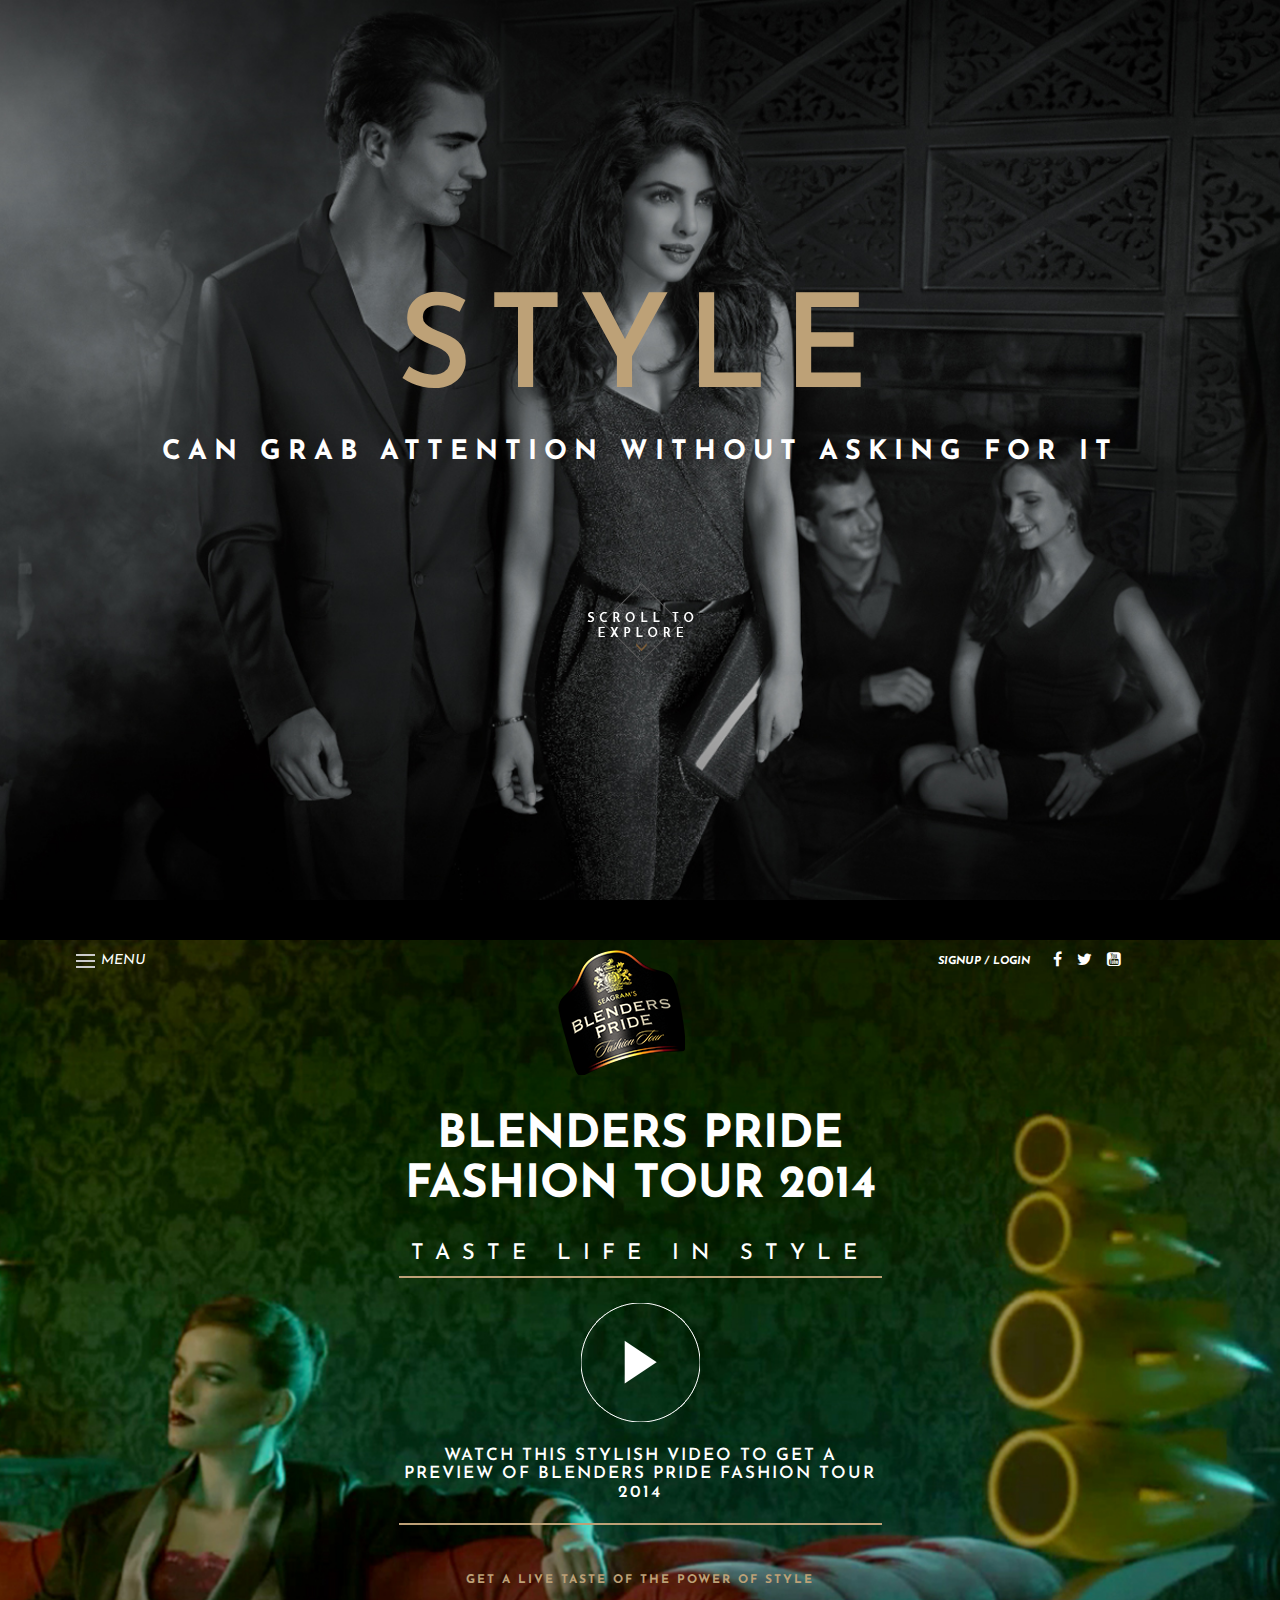
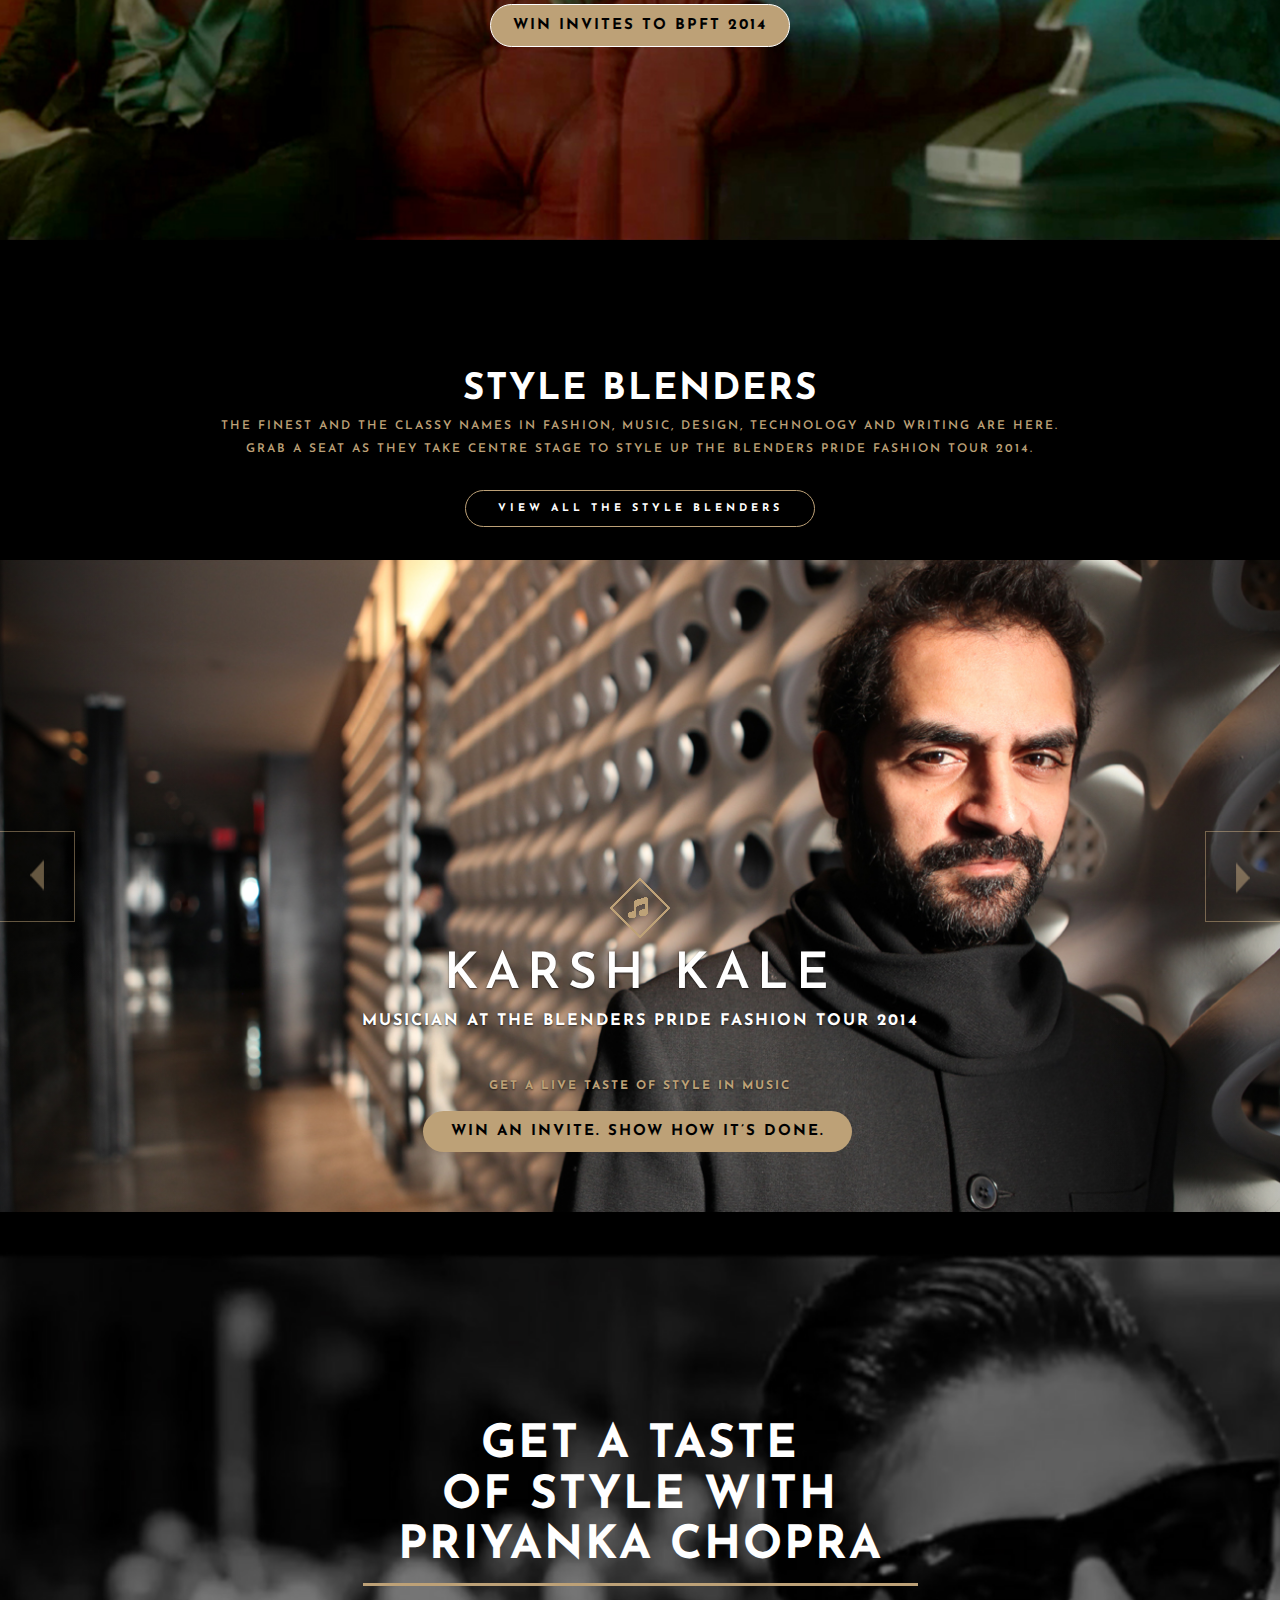
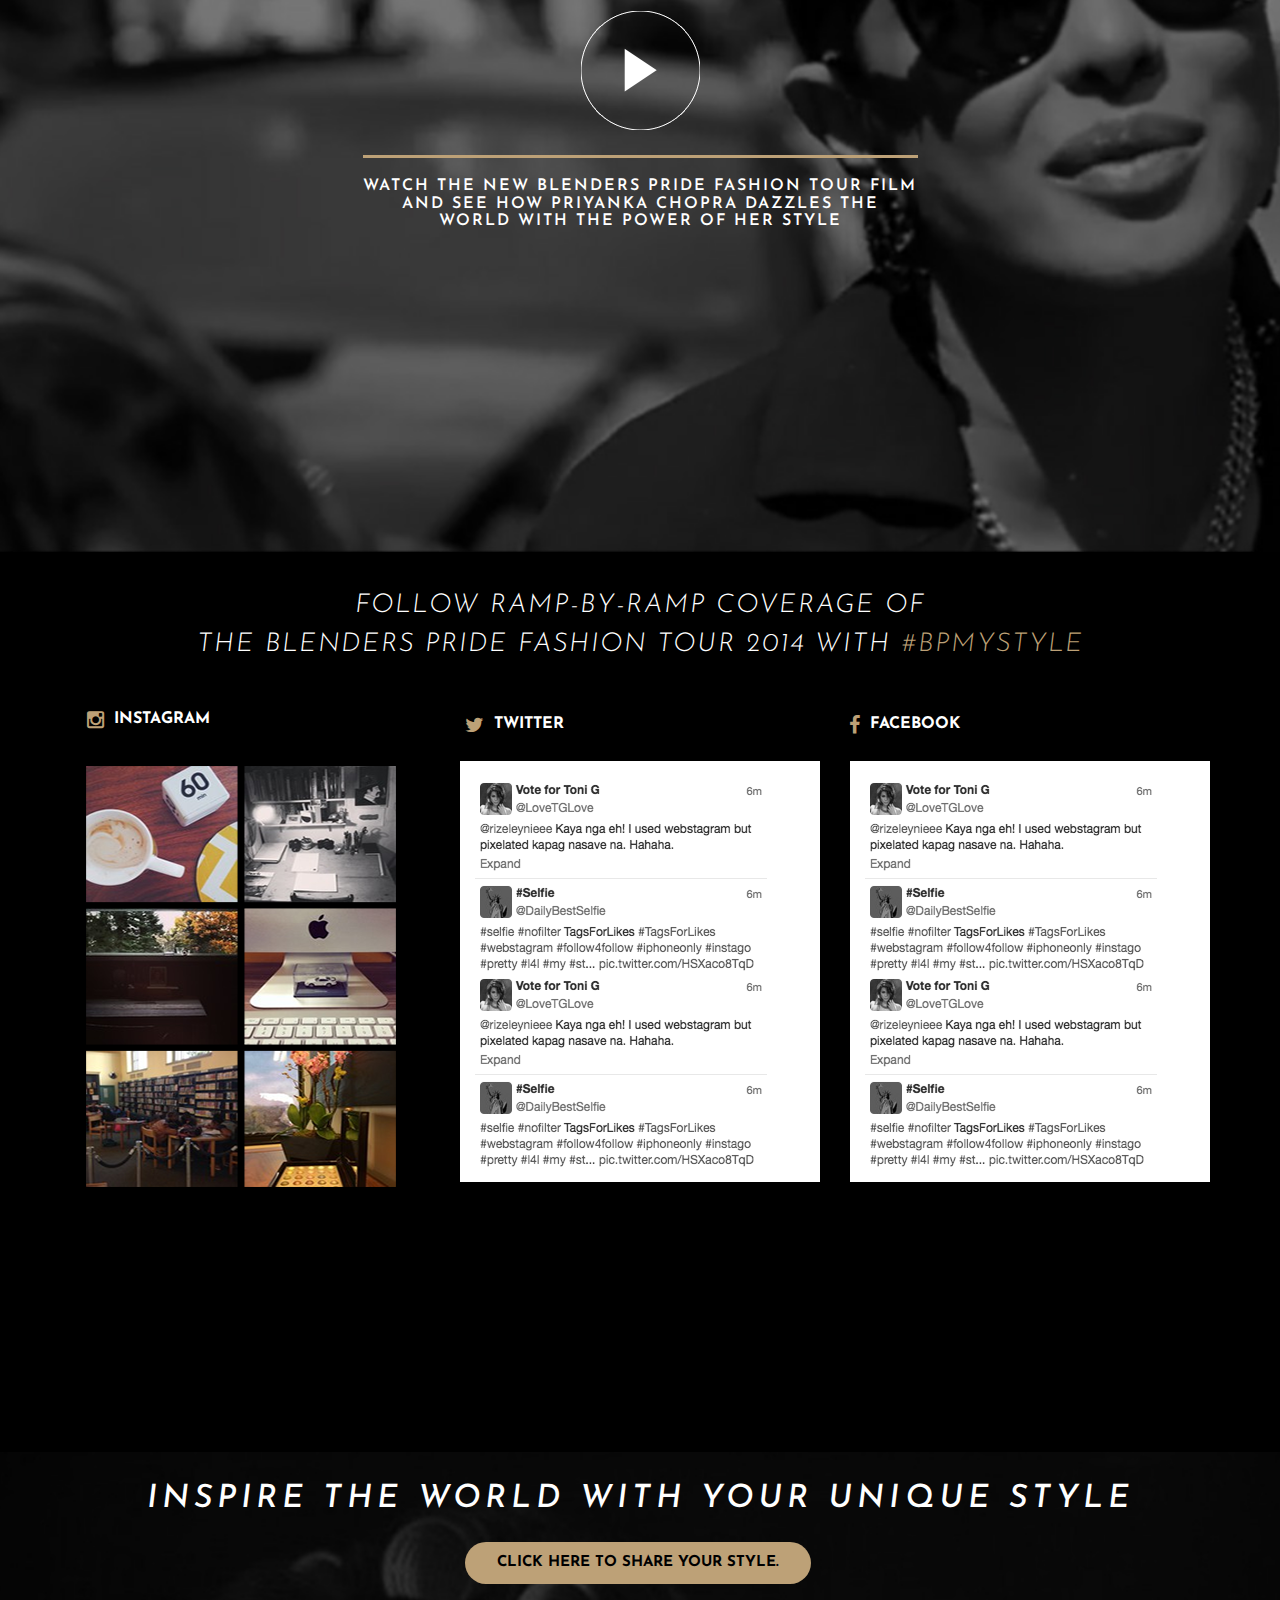
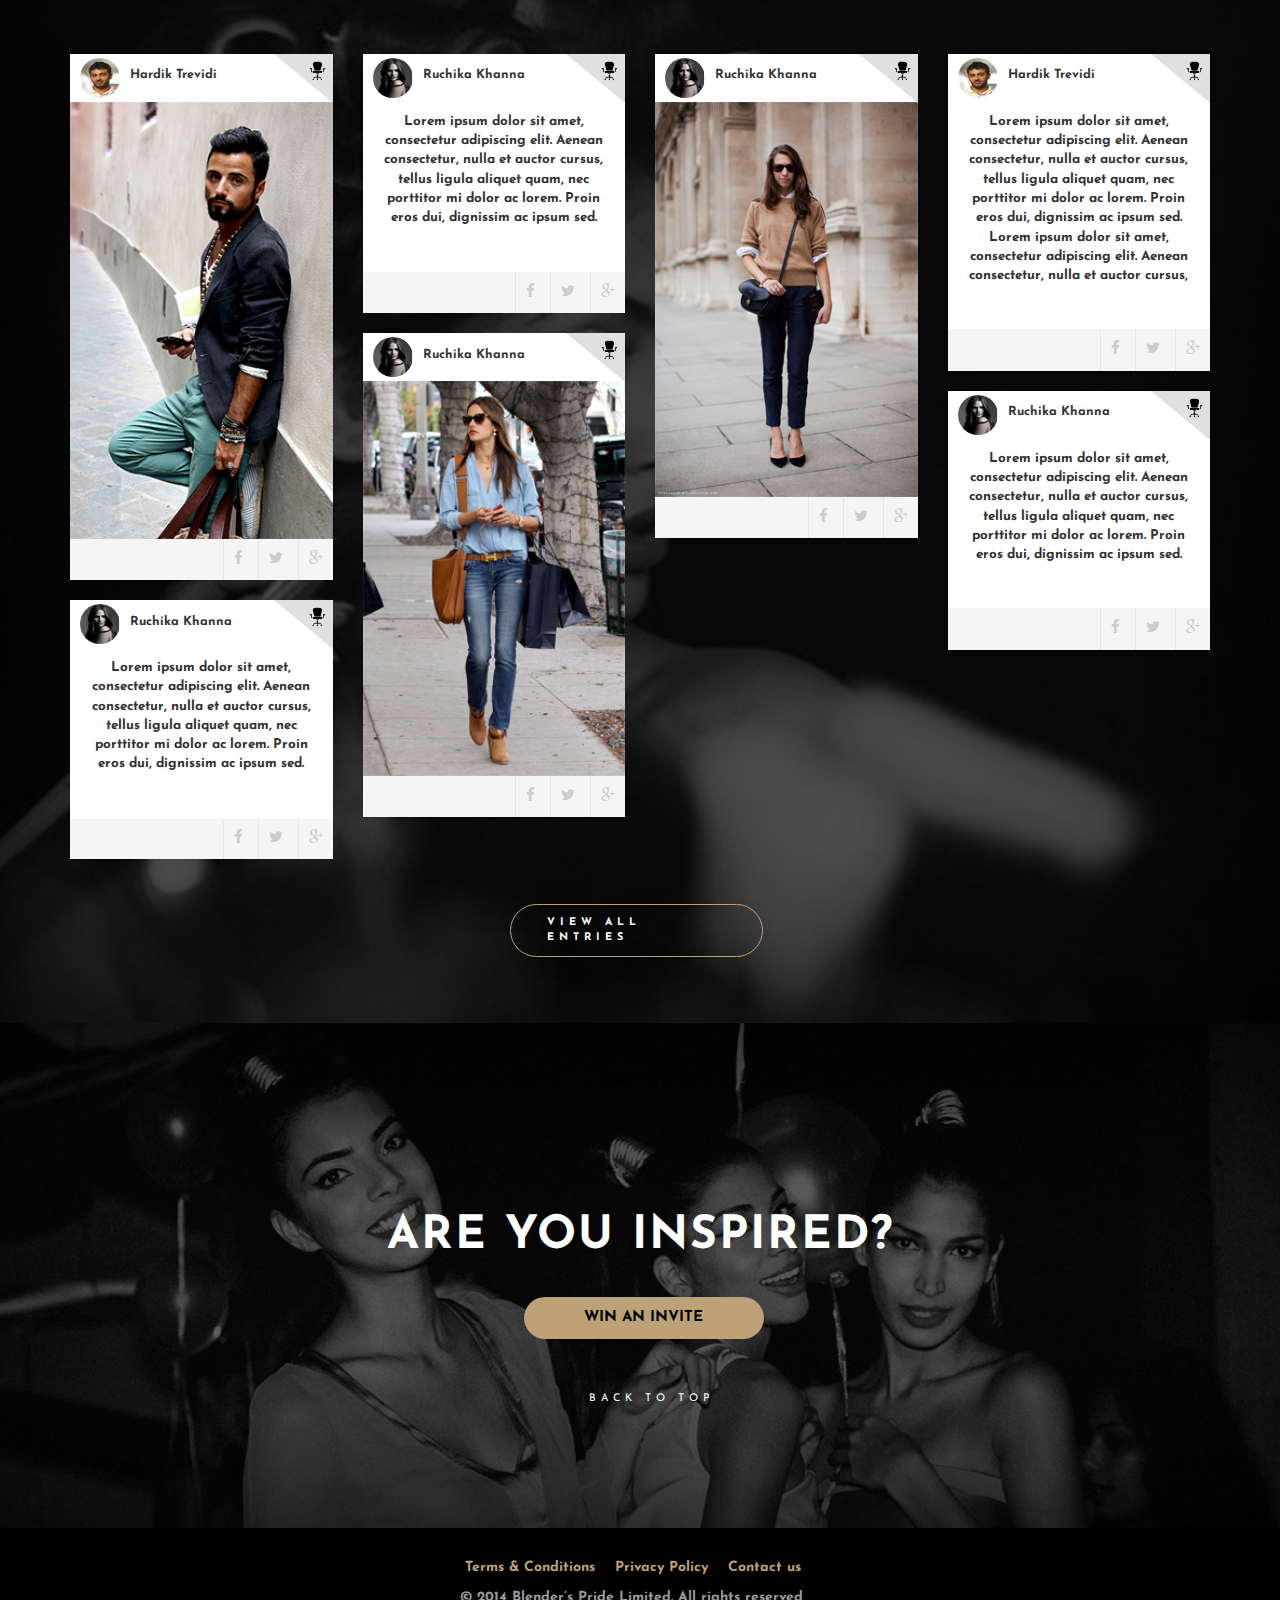
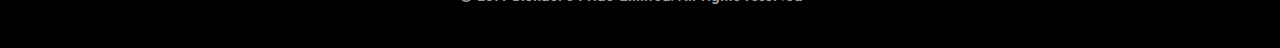
<file: index.html>
<!DOCTYPE html>
<html lang="en">

<head>
    <meta charset="utf-8">
    <meta http-equiv="X-UA-Compatible" content="IE=edge, chrome=1">
    <meta name="viewport" content="width=device-width, initial-scale=1">
    <meta name="description" content="">
    <meta name="author" content="">
    <link rel="shortcut icon" href="">
    <title>Blenders Pride</title>

    <!-- Bootstrap core CSS -->
    <link href="css/bootstrap.css" rel="stylesheet">
    <link href="css/style.css" rel="stylesheet">
    <link href="css/font-awesome.min.css" rel="stylesheet">
    <link href="css/font-awesome.css" rel="stylesheet">

    <!-- HTML5 shim and Respond.js IE8 support of HTML5 elements and media queries -->
    <!--[if lt IE 9]>
            <script src="https://oss.maxcdn.com/libs/html5shiv/3.7.2/html5shiv.js"></script>
            <script src="https://oss.maxcdn.com/libs/respond.js/1.4.2/respond.min.js"></script>
        <![endif]-->


    <link rel="stylesheet" type="text/css" href="css/component.css" />
    <script src="js/modernizr.custom.js"></script>

    <script type='text/javascript'>
        $(document).ready(function () {
            $('a[href^="#"]').on('click', function (e) {
                e.preventDefault();

                var target = this.hash;
                $target = $(target);

                $('html, body').stop().animate({
                    'scrollTop': $target.offset().top
                }, 900, 'swing', function () {
                    window.location.hash = target;
                });
            });
        });
    </script>
    <script>
        $('html, body').stop().animate({
            'scrollTop': $target.offset().top
        }, 900, 'swing');
    </script>

</head>

<body>


    <div class="section intro">
        <div class="container">
            <div class="content-center">
                <h1>Style</h1>
                <h4>Can grab attention without asking for it</h4>
            </div>
            <div class="scroll text-center">
                <a href="#scroll1">
                    <img src="img/scroll.png" alt="">
                </a>
            </div>
        </div>
    </div>

    <div class="space">

    </div>


        <div class="st-container" id="st-container">

            

                <nav class="st-menu st-effect-11" id="menu-11">
                    <h2 class="">menu</h2>
                    <ul>
                        <li><a class="" href="#">SCHEDULE</a>
                        </li>
                        <li><a class="" href="blender-style.html">STYLE BLENDERS</a>
                        </li>
                        <li><a class="" href="invite-list.html">INVITE LIST</a>
                        </li>
                        <li><a class="" href="#">ARCHIVE SITE</a>
                        </li>

                    </ul>
                </nav>
                <div class="st-pusher">
                    <div class="st-content-inner">
                        <div class="st-content">
                           <div class="section home">
                            <div class="container">


                                <div class="row">
                                    <div class="col-md-5">
                                        <div class="menu" id="st-trigger-effects">
                                            <button data-effect="st-effect-11">
                                                <img src="img/menu.png"><i class="menu-text">menu</i>
                                            </button>
                                        </div>




                                    </div>
                                    <div class="col-md-3">
                                        <div class="navbar-header">

                                            <a class="navbar-brands" href="#">
                                                <img src="img/logo.png" alt="bootstrapwizard logo">
                                            </a>
                                        </div>
                                    </div>
                                    <div class="col-md-4 social-link">
                                        <div class="signin">
                                            <a href="#"><i>signup /</i></a>
                                            <a href="login.html"><i>login</i></a>

                                        </div>
                                        <div class="social">
                                            <a href="#"><i class="fa fa-facebook"></i></a> 
                                            <a href="#"> <i class="fa fa-twitter"></i>
                                            </a>
                                            <a href="#"><i class="fa fa-youtube-square"></i></a> 
                                        </div>
                                    </div>

                                </div>
                                <div class="row">
                                    <div class="col-md-3"></div>
                                    <div class="col-md-6">
                                        <div class="contents">
                                            <h3>Blenders Pride Fashion Tour 2014</h3>
                                            <h5>Taste Life in Style</h5>
                                            <div class="play">
                                                <a href="#">
                                                    <img src="img/playbutton.png" alt="">
                                                </a>
                                            </div>
                                            <h6>Watch this stylish video to get a preview of Blenders Pride Fashion Tour 2014</h6>
                                            <h7>Get a live taste of the power of style</p>
                                            <div class="home-invite">

                                                <a href="#">
                                                    <p>Win invites to BPFT 2014</p>
                                                </a>
                                            </div>



                                        </div>
                                    </div>
                                    <div class="col-md-3"></div>
                                    <!-- /.navbar-collapse -->
                                </div>
                            </div>
                        </div>
                    </div>
                </div>
            </div>
        </div>


    <div class="mid-content">
        <div class="container">

            <div class="content-center">
                <h3>STYLE BLENDERS</h3>
                <h5>The finest and the classy names in fashion, music, design, technology and writing are here.</h5>
                <h5>Grab a seat as they take centre stage to style up the Blenders Pride Fashion Tour 2014.</h5>
                <a href="#">
                    <div class="blend">
                        <p>VIEW ALL THE STYLE BLENDERS</p>
                    </div>
                </a>
            </div>
        </div>
    </div>
    <header id="myCarousel" class="carousel slide">
        <!-- Indicators -->
        <ol class="carousel-indicators">
            <li data-target="#myCarousel" data-slide-to="0" class="active"></li>
            <li data-target="#myCarousel" data-slide-to="1"></li>
            <li data-target="#myCarousel" data-slide-to="2"></li>
        </ol>

        <!-- Wrapper for Slides -->
        <div class="carousel-inner">
            <div class="item active">
                <!-- Set the first background image using inline CSS below. -->
                <img src="img/bg3.jpg" class="fill">
                <div class="carousel-caption">
                    <div class="blender-bottom">
                        <div class="music text-center">
                            <a href="#">
                                <img src="img/music.png" alt="">
                            </a>
                        </div>
                        <h5>karsh kale</h5>
                        <h6>Musician at the Blenders Pride Fashion Tour 2014 </h6>
                        <h7>Get a live taste of style in music</h7>

                        <a href="#">
                            <div class=" blenders-invite">

                                <p>WIN AN INVITE. SHOW HOW IT’S DONE.</p>


                            </div>
                        </a>

                    </div>
                </div>
            </div>
            <div class="item">
                <!-- Set the second background image using inline CSS below. -->
                <img src="img/bg3.jpg" class="fill">
                <div class="carousel-caption">
                    <div class="blender-bottom">
                        <div class="music text-center">
                            <a href="#">
                                <img src="img/music.png" alt="">
                            </a>
                        </div>
                        <h5>karsh kale</h5>
                        <h6>Musician at the Blenders Pride Fashion Tour 2014 </h6>
                        <h7>Get a live taste of style in music</h7>

                        <a href="#">
                            <div class=" blenders-invite">

                                <p>Win invites to BPFT 2014</p>


                            </div>
                        </a>

                    </div>
                </div>
            </div>
            <div class="item">
                <!-- Set the third background image using inline CSS below. -->
                <img src="img/bg3.jpg" class="fill">
                <div class="carousel-caption">
                    <div class="blender-bottom">
                        <div class="music text-center">
                            <a href="#">
                                <img src="img/music.png" alt="">
                            </a>
                        </div>
                        <h5>karsh kale</h5>
                        <h6>Musician at the Blenders Pride Fashion Tour 2014 </h6>
                        <h7>Get a live taste of style in music</h7>

                        <a href="#">
                            <div class=" blenders-invite">

                                <p>Win invites to BPFT 2014</p>


                            </div>
                        </a>

                    </div>
                </div>
            </div>
        </div>

        <!-- Controls -->
        <a class="left carousel-control" href="#myCarousel" data-slide="prev">
            <img src="img/pre_button.png" class="pre-pos">
        </a>
        <a class="right carousel-control" href="#myCarousel" data-slide="next">
            <img src="img/next_button.png" class="next-pos">
        </a>

    </header>
    <div class="space">

    </div>
    <div class="section priyanka">

        <div class="container">
            <div class="row">
                <div class="col-md-3"></div>
                <div class="col-md-6">

                    <div class="content-center">
                        <div class="content-priya">
                            <h4>Get a taste <br>of style with<br> Priyanka Chopra</h4>
                            <div class="play">
                                <a href="#">
                                    <img src="img/playbutton.png" alt="">
                                </a>
                            </div>
                            <h6>Watch the new Blenders Pride fashion tour film and see how Priyanka Chopra dazzles the world with the power of her style</h6>
                        </div>
                    </div>


                </div>
                <div class="col-md-3"></div>
            </div>
        </div>
    </div>
    <div class="section tour">
        <div class="container">
            <div class="follow">
                <h5>Follow ramp-by-ramp coverage of </h5>
                <h5>
the Blenders Pride Fashion Tour 2014 with <span class="gold">#BPMYSTYLE</span></h5>
            </div>
            <div class="row social-like">
                <div class="col-md-4 instagram">
                    <div class="panel">
                        <div class="panel-heading">
                            <p class="fa fa-instagram"><span class="text">instagram</span>
                            </p>
                        </div>
                        <div class="panel-body">
                            <img src="img/panel.png">
                        </div>
                    </div>




                </div>
                <div class="col-md-4 twitter">
                    <div class="panel">
                        <div class="panel-heading">
                            <p class="fa fa-twitter"><span class="text">Twitter</span>
                            </p>

                        </div>
                        <div class="panel-body">
                            <img src="img/panelbody1.png">
                            <img src="img/panelbody2.png">
                        </div>
                    </div>

                </div>
                <div class="col-md-4 twitter">
                    <div class="panel">
                        <div class="panel-heading">
                            <p class="fa fa-facebook"><span class="text">Facebook</span>
                            </p>

                        </div>
                        <div class="panel-body">
                            <img src="img/panelbody1.png">
                            <img src="img/panelbody2.png">
                        </div>
                    </div>


                </div>
            </div>
        </div>
    </div>
    <div class="section top">
        <div class="container">
            <div class="top">
                <h5>Inspire the world with your unique style</h5>
                <a href="#">
                    <div class="top-share">

                        <p>Click here to share your style.</p>

                    </div>
                </a>
            </div>
            <div class="row">
                <div class="col-md-3 col1">
                    <div class="panel">
                        <div class="panel-heading">
                            <img class="circular" src="img/hardik.png"><span class="top-text">Hardik Trevidi</span>
                            <img src="img/rect.png" class="rect">

                        </div>
                        <div class="panel-body">
                            <a href="#">
                                <img src="img/hardik1.png" width="100%">
                            </a>
                        </div>
                        <div class="panel-footer">
                            <div class="pull-right">
                                <a href="#"><i class="fa fa-facebook"></i></a>
                                <a href="#"><i class="fa fa-twitter"></i></a>
                                <a href="#"> <i class="fa fa-google-plus"></i>
                                </a>
                            </div>
                            <div class="clearfix"></div>
                        </div>
                    </div>
                    <div class="panel">
                        <div class="panel-heading">
                            <img class="circular" src="img/ritika.png"><span class="top-text">Ruchika Khanna</span>
                            <img src="img/rect.png" class="rect">

                        </div>
                        <div class="panel-body body-text">
                            <p>Lorem ipsum dolor sit amet, consectetur adipiscing elit. Aenean consectetur, nulla et auctor cursus, tellus ligula aliquet quam, nec porttitor mi dolor ac lorem. Proin eros dui, dignissim ac ipsum sed.</p>
                        </div>
                        <div class="panel-footer">
                            <div class="pull-right">
                                <a href="#"><i class="fa fa-facebook"></i></a>
                                <a href="#"><i class="fa fa-twitter"></i></a>
                                <a href="#"><i class="fa fa-google-plus"></i></a>
                            </div>
                            <div class="clearfix"></div>
                        </div>
                    </div>
                </div>
                <div class="col-md-3 col1">
                    <div class="panel">
                        <div class="panel-heading">
                            <img class="circular" src="img/ritika.png"><span class="top-text">Ruchika Khanna</span>
                            <img src="img/rect.png" class="rect">

                        </div>
                        <div class="panel-body body-text">
                            <p>Lorem ipsum dolor sit amet, consectetur adipiscing elit. Aenean consectetur, nulla et auctor cursus, tellus ligula aliquet quam, nec porttitor mi dolor ac lorem. Proin eros dui, dignissim ac ipsum sed.</p>
                        </div>
                        <div class="panel-footer">
                            <div class="pull-right">
                                <a href="#"> <i class="fa fa-facebook"></i>
                                </a>
                                <a href="#"><i class="fa fa-twitter"></i></a>
                                <a href="#"> <i class="fa fa-google-plus"></i>
                                </a>
                            </div>
                            <div class="clearfix"></div>
                        </div>
                    </div>
                    <div class="panel">
                        <div class="panel-heading">
                            <img class="circular" src="img/ritika.png"><span class="top-text">Ruchika Khanna</span>
                            <img src="img/rect.png" class="rect">

                        </div>
                        <div class="panel-body">
                            <a href="#">
                                <img src="img/ruchika.png" width="100%">
                            </a>
                        </div>
                        <div class="panel-footer">
                            <div class="pull-right">
                                <a href="#"> <i class="fa fa-facebook"></i>
                                </a>
                                <a href="#"><i class="fa fa-twitter"></i></a>
                                <a href="#"> <i class="fa fa-google-plus"></i>
                                </a>
                            </div>
                            <div class="clearfix"></div>
                        </div>
                    </div>
                </div>
                <div class="col-md-3 col1">
                    <div class="panel">
                        <div class="panel-heading">
                            <img class="circular" src="img/ritika.png"><span class="top-text">Ruchika Khanna</span>
                            <img src="img/rect.png" class="rect">

                        </div>
                        <div class="panel-body">
                            <a href="#">
                                <img src="img/ruchika2.png" width="100%">
                            </a>
                        </div>
                        <div class="panel-footer">
                            <div class="pull-right">
                                <a href="#"> <i class="fa fa-facebook"></i>
                                </a>
                                <a href="#"><i class="fa fa-twitter"></i></a>
                                <a href="#"> <i class="fa fa-google-plus"></i>
                                </a>
                            </div>
                            <div class="clearfix"></div>
                        </div>
                    </div>
                </div>
                <div class="col-md-3 col1">
                    <div class="panel">
                        <div class="panel-heading">
                            <img class="circular" src="img/hardik.png"><span class="top-text">Hardik Trevidi</span>
                            <img src="img/rect.png" class="rect">

                        </div>
                        <div class="panel-body body-text">
                            <p>Lorem ipsum dolor sit amet, consectetur adipiscing elit. Aenean consectetur, nulla et auctor cursus, tellus ligula aliquet quam, nec porttitor mi dolor ac lorem. Proin eros dui, dignissim ac ipsum sed. Lorem ipsum dolor sit amet, consectetur adipiscing elit. Aenean consectetur, nulla et auctor cursus,</p>
                        </div>
                        <div class="panel-footer">
                            <div class="pull-right">
                                <a href="#"> <i class="fa fa-facebook"></i>
                                </a>
                                <a href="#"> <i class="fa fa-twitter"></i>
                                </a>
                                <a href="#"> <i class="fa fa-google-plus"></i>
                                </a>
                            </div>
                            <div class="clearfix"></div>
                        </div>
                    </div>
                    <div class="panel">
                        <div class="panel-heading">
                            <img class="circular" src="img/ritika.png"><span class="top-text">Ruchika Khanna</span>
                            <img src="img/rect.png" class="rect">

                        </div>
                        <div class="panel-body body-text">
                            <p>Lorem ipsum dolor sit amet, consectetur adipiscing elit. Aenean consectetur, nulla et auctor cursus, tellus ligula aliquet quam, nec porttitor mi dolor ac lorem. Proin eros dui, dignissim ac ipsum sed.</p>
                        </div>
                        <div class="panel-footer">
                            <div class="pull-right">
                                <a href="#"><i class="fa fa-facebook"></i></a>
                                <a href="#"><i class="fa fa-twitter"></i></a>
                                <a href="#"> <i class="fa fa-google-plus"></i>
                                </a>
                            </div>
                            <div class="clearfix"></div>
                        </div>
                    </div>
                </div>
            </div>
            <a href="#">
                <div class="foot-text">
                    <p>
                        View All Entries
                    </p>
                </div>
            </a>
        </div>
    </div>
    <div class="inspired">
        <div class="container inspired-text">
            <div class="content-center">
                <h4>ARE YOU INSPIRED?</h4>
                <a href="#">
                    <div class="inspired-win">

                        <p>WIN AN INVITE</p>


                    </div>
                </a>
                <a href="#"><span class="back-top">back to top</span></a>

            </div>

        </div>
    </div>
    <div class="footer">
        <div class="container">
            <div class="content-center footer-text">
                <p> <a href="#">Terms & Conditions</a>
                    <a href="#">Privacy Policy</a> 
                    <a href="#">Contact us</a> 
                </p>
                <p class="comp-text">© 2014 Blender’s Pride Limited. All rights reserved</p>
            </div>
        </div>
    </div>
    </div>





    <!-- jQuery (necessary for Bootstrap's JavaScript plugins) -->
    <script src="js/jquery.min.js"></script>
    <!-- compiled and minified Bootstrap JavaScript -->
    <script src="js/bootstrap.min.js"></script>

    <script src="js/main.js"></script>

    <script src="js/classie.js"></script>
    <script src="js/sidebarEffects.js"></script>
    <!-- For the demo ad only -->

</body>

</html>
</file>
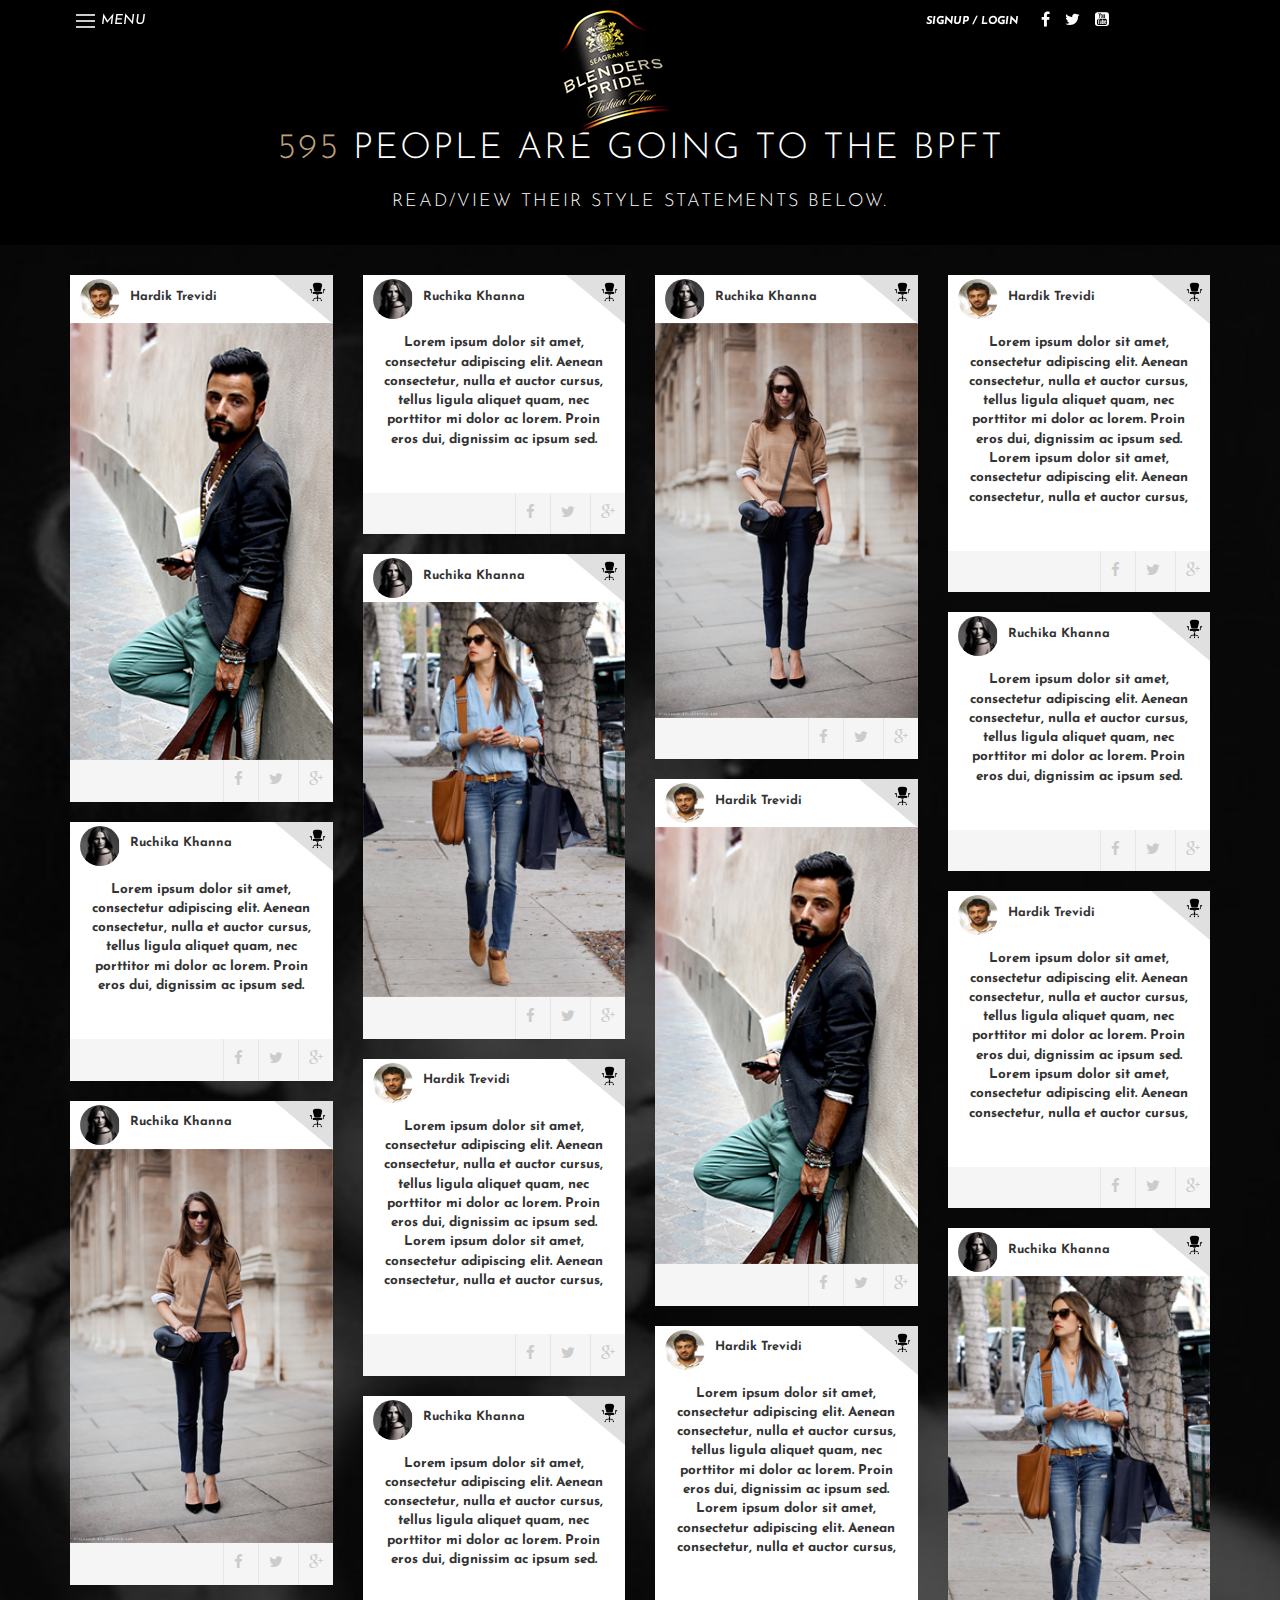
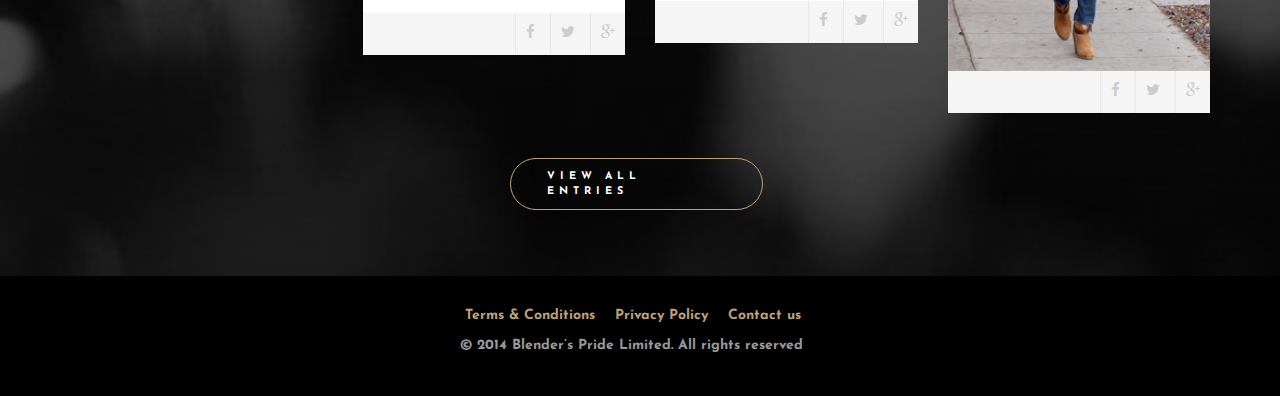
<file: invite-list.html>
<!DOCTYPE html>
<html lang="en">

<head>
    <meta charset="utf-8">
    <meta http-equiv="X-UA-Compatible" content="IE=edge, chrome=1">
    <meta name="viewport" content="width=device-width, initial-scale=1">
    <meta name="description" content="">
    <meta name="author" content="">
    <link rel="shortcut icon" href="">
    <title>Blenders Pride - Invite List</title>

    <!-- Bootstrap core CSS -->
    <link href="css/bootstrap.css" rel="stylesheet">
    <link href="css/style.css" rel="stylesheet">
    <link href="css/font-awesome.min.css" rel="stylesheet">
    <link href="css/font-awesome.css" rel="stylesheet">

    <!-- HTML5 shim and Respond.js IE8 support of HTML5 elements and media queries -->
    <!--[if lt IE 9]>
            <script src="https://oss.maxcdn.com/libs/html5shiv/3.7.2/html5shiv.js"></script>
            <script src="https://oss.maxcdn.com/libs/respond.js/1.4.2/respond.min.js"></script>
        <![endif]-->


    <link rel="stylesheet" type="text/css" href="css/component.css" />

</head>

<body>
    <div class="st-container" id="st-container">

        <nav class="st-menu st-effect-11" id="menu-11">
            <h2 class="">menu</h2>
            <ul>
                <li><a class="" href="#">SCHEDULE</a>
                </li>
                <li><a class="" href="blender-style.html">STYLE BLENDERS</a>
                </li>
                <li><a class="" href="invite-list.html">INVITE LIST</a>
                </li>
                <li><a class="" href="#">ARCHIVE SITE</a>
                </li>

            </ul>
        </nav>
        <div class="st-pusher">
            <div class="st-content-inner">
                <div class="st-content">
                    <div class="mid-content">
                        <div class="container">
                            <div class="row index">
                                <div class="col-md-5">
                                    <div class="menu" id="st-trigger-effects">
                                        <button data-effect="st-effect-11">
                                            <img src="img/menu.png"><i class="menu-text">menu</i>
                                        </button>
                                    </div>




                                </div>
                                <div class="col-md-3">
                                    <div class="navbar-header">

                                        <a class="navbar-brands" href="#">
                                            <img src="img/logo.png" alt="bootstrapwizard logo">
                                        </a>
                                    </div>
                                </div>
                                <div class="col-md-4 social-link">
                                    <div class="signin">
                                        <a href="#"><i>signup /</i></a>
                                        <a href="#"><i>login</i></a>

                                    </div>
                                    <div class="social">
                                        <a href="#"><i class="fa fa-facebook"></i></a> 
                                        <a href="#"> <i class="fa fa-twitter"></i>
                                        </a>
                                        <a href="#"><i class="fa fa-youtube-square"></i></a> 
                                    </div>
                                </div>

                            </div>
                            <div class="content-center">
                                <div class="follows">
                                    <h5><span class="gold">595 </span>people are going to the bpft </h5>
                                    <p>read/view their style statements below.</p>
                                </div>
                            </div>
                        </div>
                    </div>





                    <div class="section top">
                        <div class="container">

                            <div class="row top-pad">
                                <div class="col-md-3 col1">
                                    <div class="panel">
                                        <div class="panel-heading">
                                            <img class="circular" src="img/hardik.png"><span class="top-text">Hardik Trevidi</span>
                                            <img src="img/rect.png" class="rect">

                                        </div>
                                        <div class="panel-body">
                                            <a href="#">
                                                <img src="img/hardik1.png" width="100%">
                                            </a>
                                        </div>
                                        <div class="panel-footer">
                                            <div class="pull-right">
                                                <a href="#"><i class="fa fa-facebook"></i></a>
                                                <a href="#"><i class="fa fa-twitter"></i></a>
                                                <a href="#"> <i class="fa fa-google-plus"></i>
                                                </a>
                                            </div>
                                            <div class="clearfix"></div>
                                        </div>
                                    </div>
                                    <div class="panel">
                                        <div class="panel-heading">
                                            <img class="circular" src="img/ritika.png"><span class="top-text">Ruchika Khanna</span>
                                            <img src="img/rect.png" class="rect">

                                        </div>
                                        <div class="panel-body body-text">
                                            <p>Lorem ipsum dolor sit amet, consectetur adipiscing elit. Aenean consectetur, nulla et auctor cursus, tellus ligula aliquet quam, nec porttitor mi dolor ac lorem. Proin eros dui, dignissim ac ipsum sed.</p>
                                        </div>
                                        <div class="panel-footer">
                                            <div class="pull-right">
                                                <a href="#"><i class="fa fa-facebook"></i></a>
                                                <a href="#"><i class="fa fa-twitter"></i></a>
                                                <a href="#"><i class="fa fa-google-plus"></i></a>
                                            </div>
                                            <div class="clearfix"></div>
                                        </div>
                                    </div>
                                    <div class="panel">
                                        <div class="panel-heading">
                                            <img class="circular" src="img/ritika.png"><span class="top-text">Ruchika Khanna</span>
                                            <img src="img/rect.png" class="rect">

                                        </div>
                                        <div class="panel-body">
                                            <a href="#">
                                                <img src="img/ruchika2.png" width="100%">
                                            </a>
                                        </div>
                                        <div class="panel-footer">
                                            <div class="pull-right">
                                                <a href="#"> <i class="fa fa-facebook"></i>
                                                </a>
                                                <a href="#"><i class="fa fa-twitter"></i></a>
                                                <a href="#"> <i class="fa fa-google-plus"></i>
                                                </a>
                                            </div>
                                            <div class="clearfix"></div>
                                        </div>
                                    </div>
                                </div>
                                <div class="col-md-3 col1">
                                    <div class="panel">
                                        <div class="panel-heading">
                                            <img class="circular" src="img/ritika.png"><span class="top-text">Ruchika Khanna</span>
                                            <img src="img/rect.png" class="rect">

                                        </div>
                                        <div class="panel-body body-text">
                                            <p>Lorem ipsum dolor sit amet, consectetur adipiscing elit. Aenean consectetur, nulla et auctor cursus, tellus ligula aliquet quam, nec porttitor mi dolor ac lorem. Proin eros dui, dignissim ac ipsum sed.</p>
                                        </div>
                                        <div class="panel-footer">
                                            <div class="pull-right">
                                                <a href="#"> <i class="fa fa-facebook"></i>
                                                </a>
                                                <a href="#"><i class="fa fa-twitter"></i></a>
                                                <a href="#"> <i class="fa fa-google-plus"></i>
                                                </a>
                                            </div>
                                            <div class="clearfix"></div>
                                        </div>
                                    </div>
                                    <div class="panel">
                                        <div class="panel-heading">
                                            <img class="circular" src="img/ritika.png"><span class="top-text">Ruchika Khanna</span>
                                            <img src="img/rect.png" class="rect">

                                        </div>
                                        <div class="panel-body">
                                            <a href="#">
                                                <img src="img/ruchika.png" width="100%">
                                            </a>
                                        </div>
                                        <div class="panel-footer">
                                            <div class="pull-right">
                                                <a href="#"> <i class="fa fa-facebook"></i>
                                                </a>
                                                <a href="#"><i class="fa fa-twitter"></i></a>
                                                <a href="#"> <i class="fa fa-google-plus"></i>
                                                </a>
                                            </div>
                                            <div class="clearfix"></div>
                                        </div>
                                    </div>
                                    <div class="panel">
                                        <div class="panel-heading">
                                            <img class="circular" src="img/hardik.png"><span class="top-text">Hardik Trevidi</span>
                                            <img src="img/rect.png" class="rect">

                                        </div>
                                        <div class="panel-body body-text">
                                            <p>Lorem ipsum dolor sit amet, consectetur adipiscing elit. Aenean consectetur, nulla et auctor cursus, tellus ligula aliquet quam, nec porttitor mi dolor ac lorem. Proin eros dui, dignissim ac ipsum sed. Lorem ipsum dolor sit amet, consectetur adipiscing elit. Aenean consectetur, nulla et auctor cursus,</p>
                                        </div>
                                        <div class="panel-footer">
                                            <div class="pull-right">
                                                <a href="#"> <i class="fa fa-facebook"></i>
                                                </a>
                                                <a href="#"> <i class="fa fa-twitter"></i>
                                                </a>
                                                <a href="#"> <i class="fa fa-google-plus"></i>
                                                </a>
                                            </div>
                                            <div class="clearfix"></div>
                                        </div>
                                    </div>
                                    <div class="panel">
                                        <div class="panel-heading">
                                            <img class="circular" src="img/ritika.png"><span class="top-text">Ruchika Khanna</span>
                                            <img src="img/rect.png" class="rect">

                                        </div>
                                        <div class="panel-body body-text">
                                            <p>Lorem ipsum dolor sit amet, consectetur adipiscing elit. Aenean consectetur, nulla et auctor cursus, tellus ligula aliquet quam, nec porttitor mi dolor ac lorem. Proin eros dui, dignissim ac ipsum sed.</p>
                                        </div>
                                        <div class="panel-footer">
                                            <div class="pull-right">
                                                <a href="#"> <i class="fa fa-facebook"></i>
                                                </a>
                                                <a href="#"><i class="fa fa-twitter"></i></a>
                                                <a href="#"> <i class="fa fa-google-plus"></i>
                                                </a>
                                            </div>
                                            <div class="clearfix"></div>
                                        </div>
                                    </div>
                                </div>
                                <div class="col-md-3 col1">
                                    <div class="panel">
                                        <div class="panel-heading">
                                            <img class="circular" src="img/ritika.png"><span class="top-text">Ruchika Khanna</span>
                                            <img src="img/rect.png" class="rect">

                                        </div>
                                        <div class="panel-body">
                                            <a href="#">
                                                <img src="img/ruchika2.png" width="100%">
                                            </a>
                                        </div>
                                        <div class="panel-footer">
                                            <div class="pull-right">
                                                <a href="#"> <i class="fa fa-facebook"></i>
                                                </a>
                                                <a href="#"><i class="fa fa-twitter"></i></a>
                                                <a href="#"> <i class="fa fa-google-plus"></i>
                                                </a>
                                            </div>
                                            <div class="clearfix"></div>
                                        </div>
                                    </div>
                                    <div class="panel">
                                        <div class="panel-heading">
                                            <img class="circular" src="img/hardik.png"><span class="top-text">Hardik Trevidi</span>
                                            <img src="img/rect.png" class="rect">

                                        </div>
                                        <div class="panel-body">
                                            <a href="#">
                                                <img src="img/hardik1.png" width="100%">
                                            </a>
                                        </div>
                                        <div class="panel-footer">
                                            <div class="pull-right">
                                                <a href="#"><i class="fa fa-facebook"></i></a>
                                                <a href="#"><i class="fa fa-twitter"></i></a>
                                                <a href="#"> <i class="fa fa-google-plus"></i>
                                                </a>
                                            </div>
                                            <div class="clearfix"></div>
                                        </div>
                                    </div>
                                    <div class="panel">
                                        <div class="panel-heading">
                                            <img class="circular" src="img/hardik.png"><span class="top-text">Hardik Trevidi</span>
                                            <img src="img/rect.png" class="rect">

                                        </div>
                                        <div class="panel-body body-text">
                                            <p>Lorem ipsum dolor sit amet, consectetur adipiscing elit. Aenean consectetur, nulla et auctor cursus, tellus ligula aliquet quam, nec porttitor mi dolor ac lorem. Proin eros dui, dignissim ac ipsum sed. Lorem ipsum dolor sit amet, consectetur adipiscing elit. Aenean consectetur, nulla et auctor cursus,</p>
                                        </div>
                                        <div class="panel-footer">
                                            <div class="pull-right">
                                                <a href="#"> <i class="fa fa-facebook"></i>
                                                </a>
                                                <a href="#"> <i class="fa fa-twitter"></i>
                                                </a>
                                                <a href="#"> <i class="fa fa-google-plus"></i>
                                                </a>
                                            </div>
                                            <div class="clearfix"></div>
                                        </div>
                                    </div>
                                </div>
                                <div class="col-md-3 col1">
                                    <div class="panel">
                                        <div class="panel-heading">
                                            <img class="circular" src="img/hardik.png"><span class="top-text">Hardik Trevidi</span>
                                            <img src="img/rect.png" class="rect">

                                        </div>
                                        <div class="panel-body body-text">
                                            <p>Lorem ipsum dolor sit amet, consectetur adipiscing elit. Aenean consectetur, nulla et auctor cursus, tellus ligula aliquet quam, nec porttitor mi dolor ac lorem. Proin eros dui, dignissim ac ipsum sed. Lorem ipsum dolor sit amet, consectetur adipiscing elit. Aenean consectetur, nulla et auctor cursus,</p>
                                        </div>
                                        <div class="panel-footer">
                                            <div class="pull-right">
                                                <a href="#"> <i class="fa fa-facebook"></i>
                                                </a>
                                                <a href="#"> <i class="fa fa-twitter"></i>
                                                </a>
                                                <a href="#"> <i class="fa fa-google-plus"></i>
                                                </a>
                                            </div>
                                            <div class="clearfix"></div>
                                        </div>
                                    </div>
                                    <div class="panel">
                                        <div class="panel-heading">
                                            <img class="circular" src="img/ritika.png"><span class="top-text">Ruchika Khanna</span>
                                            <img src="img/rect.png" class="rect">

                                        </div>
                                        <div class="panel-body body-text">
                                            <p>Lorem ipsum dolor sit amet, consectetur adipiscing elit. Aenean consectetur, nulla et auctor cursus, tellus ligula aliquet quam, nec porttitor mi dolor ac lorem. Proin eros dui, dignissim ac ipsum sed.</p>
                                        </div>
                                        <div class="panel-footer">
                                            <div class="pull-right">
                                                <a href="#"><i class="fa fa-facebook"></i></a>
                                                <a href="#"><i class="fa fa-twitter"></i></a>
                                                <a href="#"> <i class="fa fa-google-plus"></i>
                                                </a>
                                            </div>
                                            <div class="clearfix"></div>
                                        </div>
                                    </div>
                                    <div class="panel">
                                        <div class="panel-heading">
                                            <img class="circular" src="img/hardik.png"><span class="top-text">Hardik Trevidi</span>
                                            <img src="img/rect.png" class="rect">

                                        </div>
                                        <div class="panel-body body-text">
                                            <p>Lorem ipsum dolor sit amet, consectetur adipiscing elit. Aenean consectetur, nulla et auctor cursus, tellus ligula aliquet quam, nec porttitor mi dolor ac lorem. Proin eros dui, dignissim ac ipsum sed. Lorem ipsum dolor sit amet, consectetur adipiscing elit. Aenean consectetur, nulla et auctor cursus,</p>
                                        </div>
                                        <div class="panel-footer">
                                            <div class="pull-right">
                                                <a href="#"> <i class="fa fa-facebook"></i>
                                                </a>
                                                <a href="#"> <i class="fa fa-twitter"></i>
                                                </a>
                                                <a href="#"> <i class="fa fa-google-plus"></i>
                                                </a>
                                            </div>
                                            <div class="clearfix"></div>
                                        </div>
                                    </div>
                                    <div class="panel">
                                        <div class="panel-heading">
                                            <img class="circular" src="img/ritika.png"><span class="top-text">Ruchika Khanna</span>
                                            <img src="img/rect.png" class="rect">

                                        </div>
                                        <div class="panel-body">
                                            <a href="#">
                                                <img src="img/ruchika.png" width="100%">
                                            </a>
                                        </div>
                                        <div class="panel-footer">
                                            <div class="pull-right">
                                                <a href="#"> <i class="fa fa-facebook"></i>
                                                </a>
                                                <a href="#"><i class="fa fa-twitter"></i></a>
                                                <a href="#"> <i class="fa fa-google-plus"></i>
                                                </a>
                                            </div>
                                            <div class="clearfix"></div>
                                        </div>
                                    </div>
                                </div>
                            </div>
                            <a href="#">
                                <div class="foot-text">
                                    <p>
                                        View All Entries
                                    </p>
                                </div>
                            </a>
                        </div>
                    </div>

                    <div class="footer">
                        <div class="container">
                            <div class="content-center footer-text">
                                <p> <a href="#">Terms & Conditions</a>
                                    <a href="#">Privacy Policy</a> 
                                    <a href="#">Contact us</a> 
                                </p>
                                <p class="comp-text">© 2014 Blender’s Pride Limited. All rights reserved</p>
                            </div>
                        </div>
                    </div>
                </div>
            </div>
        </div>

    </div>
    </div>




    <!-- jQuery (necessary for Bootstrap's JavaScript plugins) -->
    <script src="js/jquery.min.js"></script>
    <!-- compiled and minified Bootstrap JavaScript -->
    <script src="js/bootstrap.min.js"></script>

    <script src="js/main.js"></script>

    <script src="js/classie.js"></script>
    <script src="js/sidebarEffects.js"></script>
    <!-- For the demo ad only -->

</body>

</html>
</file>
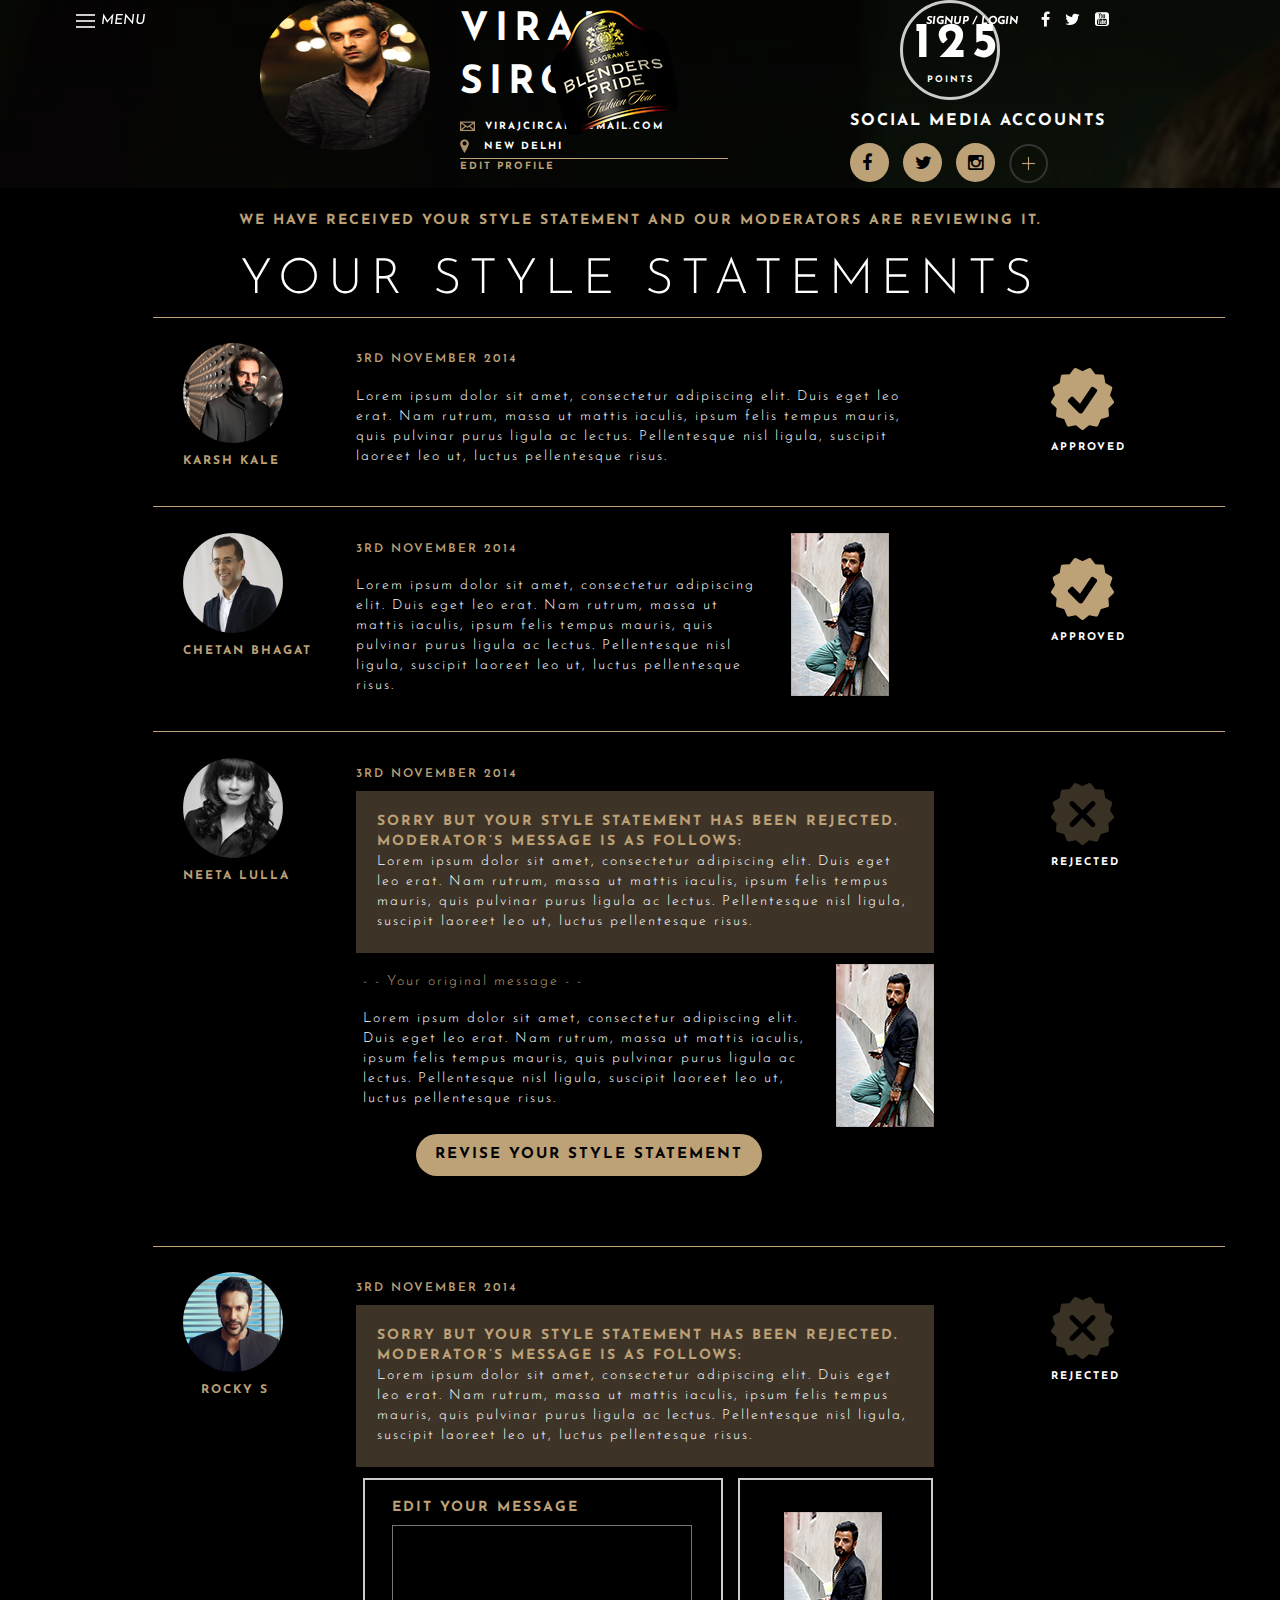
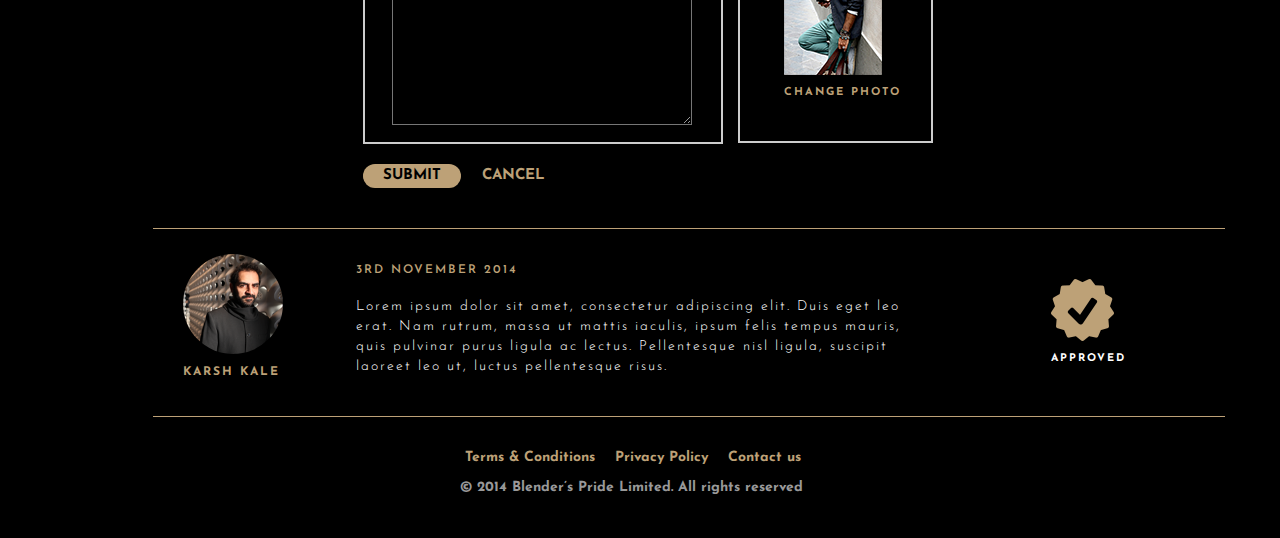
<file: profile.html>
<!DOCTYPE html>
<html lang="en">

<head>
    <meta charset="utf-8">
    <meta http-equiv="X-UA-Compatible" content="IE=edge, chrome=1">
    <meta name="viewport" content="width=device-width, initial-scale=1">
    <meta name="description" content="">
    <meta name="author" content="">
    <link rel="shortcut icon" href="">
    <title>Blenders Pride - Invite List</title>

    <!-- Bootstrap core CSS -->
    <link href="css/bootstrap.css" rel="stylesheet">
    <link href="css/style.css" rel="stylesheet">
    <link href="css/font-awesome.min.css" rel="stylesheet">
    <link href="css/font-awesome.css" rel="stylesheet">

    <!-- HTML5 shim and Respond.js IE8 support of HTML5 elements and media queries -->
    <!--[if lt IE 9]>
            <script src="https://oss.maxcdn.com/libs/html5shiv/3.7.2/html5shiv.js"></script>
            <script src="https://oss.maxcdn.com/libs/respond.js/1.4.2/respond.min.js"></script>
        <![endif]-->


    <link rel="stylesheet" type="text/css" href="css/component.css" />

</head>

<body>
    <div class="st-container" id="st-container">

        <nav class="st-menu st-effect-11" id="menu-11">
            <h2 class="">menu</h2>
            <ul>
                <li><a class="" href="#">SCHEDULE</a>
                </li>
                <li><a class="" href="blender-style.html">STYLE BLENDERS</a>
                </li>
                <li><a class="" href="invite-list.html">INVITE LIST</a>
                </li>
                <li><a class="" href="#">ARCHIVE SITE</a>
                </li>

            </ul>
        </nav>
        <div class="st-pusher">
            <div class="st-content-inner">
                <div class="st-content">
                    <div class="profile-head">
                        <div class="container">
                            <div class="row index">
                                <div class="col-md-5">
                                    <div class="menu" id="st-trigger-effects">
                                        <button data-effect="st-effect-11">
                                            <img src="img/menu.png"><i class="menu-text">menu</i>
                                        </button>
                                    </div>




                                </div>
                                <div class="col-md-3">
                                    <div class="navbar-header">

                                        <a class="navbar-brands" href="#">
                                            <img src="img/logo.png" alt="bootstrapwizard logo">
                                        </a>
                                    </div>
                                </div>
                                <div class="col-md-4 social-link">
                                    <div class="signin">
                                        <a href="#"><i>signup /</i></a>
                                        <a href="#"><i>login</i></a>

                                    </div>
                                    <div class="social">
                                        <a href="#"><i class="fa fa-facebook"></i></a> 
                                        <a href="#"> <i class="fa fa-twitter"></i>
                                        </a>
                                        <a href="#"><i class="fa fa-youtube-square"></i></a> 
                                    </div>
                                </div>

                            </div>
                            <div class="row">
                                <div class="col-md-2"></div>
                                <div class="col-md-2">
                                    <img src="img/profile_pic.png" class="profile-pic">

                                </div>
                                <div class="col-md-4">
                                    <div class="profile-details">
                                        <h4>viraj</h4>
                                        <h4>sirchar</h4>
                                        <img src="img/envolap.png"><span class="id-text">virajcircar@gmail.com</span>
                                        <br>
                                        <img src="img/location.png"><span class="location-text">new delhi</span>
                                    </div>

                                    <a href="#"><span class="edit-pro">edit profile</span></a>
                                </div>
                                <div class="col-md-4">
                                    <div class="count-num">
                                        <h4>125</h4>
                                        <h6>points</h6>
                                    </div>
                                    <div class="social-pro">
                                        <p>social media accounts</p>
                                    </div>
                                    <div class="social-icon">
                                        <a href="#"> <i class="fa fa-facebook"></i>
                                        </a>
                                        <a href="#"><i class="fa fa-twitter"></i></a>
                                        <a href="#"> <i class="fa fa-instagram"></i>
                                        </a>
                                        <a href="#">
                                            <img src="img/add.png" class="add">
                                        </a>
                                    </div>
                                </div>
                            </div>
                        </div>
                    </div>



                    <div class="mid-content">
                        <div class="container">
                            <div class="text-center pro-head">
                                <h6>We have received your style statement and our moderators are reviewing it.</h6>
                                <a href="#"><h4>Your Style Statements</h4></a>
                            </div>
                            <div class="row ">
                                <div class="col-md-1"></div>
                                <div class="col-md-11 pro-desc">


                                    <div class="col-md-2">
                                        <div class="pro-karsh">
                                            <img src="img/pro-karsh.png" class="karsh-img">
                                            <p>karsh kale</p>
                                        </div>

                                    </div>
                                    <div class="col-md-7">
                                        <div class="pro-data">
                                            <h5>3rd November 2014</h5>
                                            <p>Lorem ipsum dolor sit amet, consectetur adipiscing elit. Duis eget leo erat. Nam rutrum, massa ut mattis iaculis, ipsum felis tempus mauris, quis pulvinar purus ligula ac lectus. Pellentesque nisl ligula, suscipit laoreet leo ut, luctus pellentesque risus.</p>
                                        </div>

                                    </div>
                                    <div class="col-md-2 approve">
                                        <a href="#">
                                            <img src="img/shape.png">
                                        </a>
                                        <p>Approved</p>
                                    </div>

                                </div>
                                <div class="col-md-2"></div>

                            </div>
                            <div class="row ">
                                <div class="col-md-1"></div>
                                <div class="col-md-11 pro-desc2">


                                    <div class="col-md-2">
                                        <div class="pro-karsh">
                                            <img src="img/chetan-mini.png" class="karsh-img">
                                            <p>Chetan Bhagat</p>
                                        </div>

                                    </div>
                                    <div class="col-md-5">
                                        <div class="pro-data">
                                            <h5>3rd November 2014</h5>
                                            <p>Lorem ipsum dolor sit amet, consectetur adipiscing elit. Duis eget leo erat. Nam rutrum, massa ut mattis iaculis, ipsum felis tempus mauris, quis pulvinar purus ligula ac lectus. Pellentesque nisl ligula, suscipit laoreet leo ut, luctus pellentesque risus.</p>
                                        </div>

                                    </div>
                                    <div class="col-md-2">

                                        <img src="img/mid-img.png">
                                    </div>
                                    <div class="col-md-2 approve">
                                        <a href="#">
                                            <img src="img/shape.png">
                                        </a>
                                        <p>Approved</p>
                                    </div>

                                </div>
                                <div class="col-md-2"></div>

                            </div>
                            <div class="row ">
                                <div class="col-md-1"></div>
                                <div class="col-md-11 pro-desc4">


                                    <div class="col-md-2">
                                        <div class="pro-karsh">
                                            <img src="img/neeta-mini.png" class="karsh-img">
                                            <p>neeta lulla</p>
                                        </div>

                                    </div>
                                    <div class="col-md-7">
                                        <div class="pro-data2">
                                            <h5>3rd November 2014</h5>
                                            <p>
                                                <span class="pro-data3">Sorry but your style statement has been rejected. Moderator’s message is as follows:</span>
                                                <br>Lorem ipsum dolor sit amet, consectetur adipiscing elit. Duis eget leo erat. Nam rutrum, massa ut mattis iaculis, ipsum felis tempus mauris, quis pulvinar purus ligula ac lectus. Pellentesque nisl ligula, suscipit laoreet leo ut, luctus pellentesque risus.</p>
                                        </div>

                                    </div>
                                    <div class="col-md-2 approve">
                                        <a href="#">
                                            <img src="img/rejected.png">
                                        </a>
                                        <p>rejected</p>
                                    </div>

                                </div>
                                <div class="col-md-2"></div>
                                <div class="row">


                                    <div class="col-md-12">
                                        <div class="col-md-3">

                                        </div>
                                        <div class="col-md-5">
                                            <div class="pro-data">
                                                <h6>- - Your original message - -</h6>
                                                <p>Lorem ipsum dolor sit amet, consectetur adipiscing elit. Duis eget leo erat. Nam rutrum, massa ut mattis iaculis, ipsum felis tempus mauris, quis pulvinar purus ligula ac lectus. Pellentesque nisl ligula, suscipit laoreet leo ut, luctus pellentesque risus.</p>
                                                <div class="top-share">

                                                    <a href="#">
                                                        <p>REVISE YOUR STYLE STATEMENT</p>
                                                    </a>

                                                </div>
                                            </div>
                                        </div>
                                        <div class="col-md-2 mid-img2">
                                            <img src="img/mid-img.png">
                                        </div>
                                        <div class="col-md-2"></div>

                                    </div>
                                </div>
                            </div>

                            <div class="row ">
                                <div class="col-md-1"></div>
                                <div class="col-md-11 pro-desc5">


                                    <div class="col-md-2">
                                        <div class="pro-karsh">
                                            <img src="img/rocky-mini.png" class="karsh-img">
                                            <p>&nbsp;&nbsp;&nbsp;rocky s</p>
                                        </div>

                                    </div>
                                    <div class="col-md-7">
                                        <div class="pro-data2">
                                            <h5>3rd November 2014</h5>
                                            <p>
                                                <span class="pro-data3">Sorry but your style statement has been rejected. Moderator’s message is as follows:</span>
                                                <br>Lorem ipsum dolor sit amet, consectetur adipiscing elit. Duis eget leo erat. Nam rutrum, massa ut mattis iaculis, ipsum felis tempus mauris, quis pulvinar purus ligula ac lectus. Pellentesque nisl ligula, suscipit laoreet leo ut, luctus pellentesque risus.</p>
                                        </div>

                                    </div>
                                    <div class="col-md-2 approve">
                                        <a href="#">
                                            <img src="img/rejected.png">
                                        </a>
                                        <p>rejected</p>
                                    </div>

                                </div>
                                <div class="col-md-2"></div>
                                <div class="row">


                                    <div class="col-md-12">
                                        <div class="col-md-3">

                                        </div>
                                        <div class="col-md-4">
                                            <div class="pro-data5">
                                                <h6>Edit your message</h6>
                                                <textarea name="" id="" class="profiles-textarea">
                                                </textarea>

                                            </div>
                                            <button class="profile-sub">Submit</button>
                                            <button type="reset" value="Reset" class="profiles-cancel">cancel</button>
                                        </div>
                                        <div class="col-md-2 mid-img3">
                                            <img src="img/mid-img.png">
                                            <a href="#">
                                                <p>change photo</p>
                                            </a>
                                        </div>
                                        <div class="col-md-2"></div>

                                    </div>
                                </div>
                            </div>
                            <div class="row ">
                                <div class="col-md-1"></div>
                                <div class="col-md-11 pro-desc">


                                    <div class="col-md-2">
                                        <div class="pro-karsh">
                                            <img src="img/pro-karsh.png" class="karsh-img">
                                            <p>karsh kale</p>
                                        </div>

                                    </div>
                                    <div class="col-md-7">
                                        <div class="pro-data">
                                            <h5>3rd November 2014</h5>
                                            <p>Lorem ipsum dolor sit amet, consectetur adipiscing elit. Duis eget leo erat. Nam rutrum, massa ut mattis iaculis, ipsum felis tempus mauris, quis pulvinar purus ligula ac lectus. Pellentesque nisl ligula, suscipit laoreet leo ut, luctus pellentesque risus.</p>
                                        </div>

                                    </div>
                                    <div class="col-md-2 approve">
                                        <a href="#">
                                            <img src="img/shape.png">
                                        </a>
                                        <p>Approved</p>
                                    </div>

                                </div>
                                <div class="col-md-2"></div>

                            </div>
                        </div>
                    </div>

                    <div class="footer">
                        <div class="container">
                            <div class="content-center footer-text">
                                <p> <a href="#">Terms & Conditions</a>
                                    <a href="#">Privacy Policy</a> 
                                    <a href="#">Contact us</a> 
                                </p>
                                <p class="comp-text">© 2014 Blender’s Pride Limited. All rights reserved</p>
                            </div>
                        </div>
                    </div>
                </div>
            </div>
        </div>
    </div>




    <!-- jQuery (necessary for Bootstrap's JavaScript plugins) -->
    <script src="js/jquery.min.js"></script>
    <!-- compiled and minified Bootstrap JavaScript -->
    <script src="js/bootstrap.min.js"></script>

    <script src="js/main.js"></script>

    <script src="js/classie.js"></script>
    <script src="js/sidebarEffects.js"></script>
    <!-- For the demo ad only -->

</body>

</html>
</file>
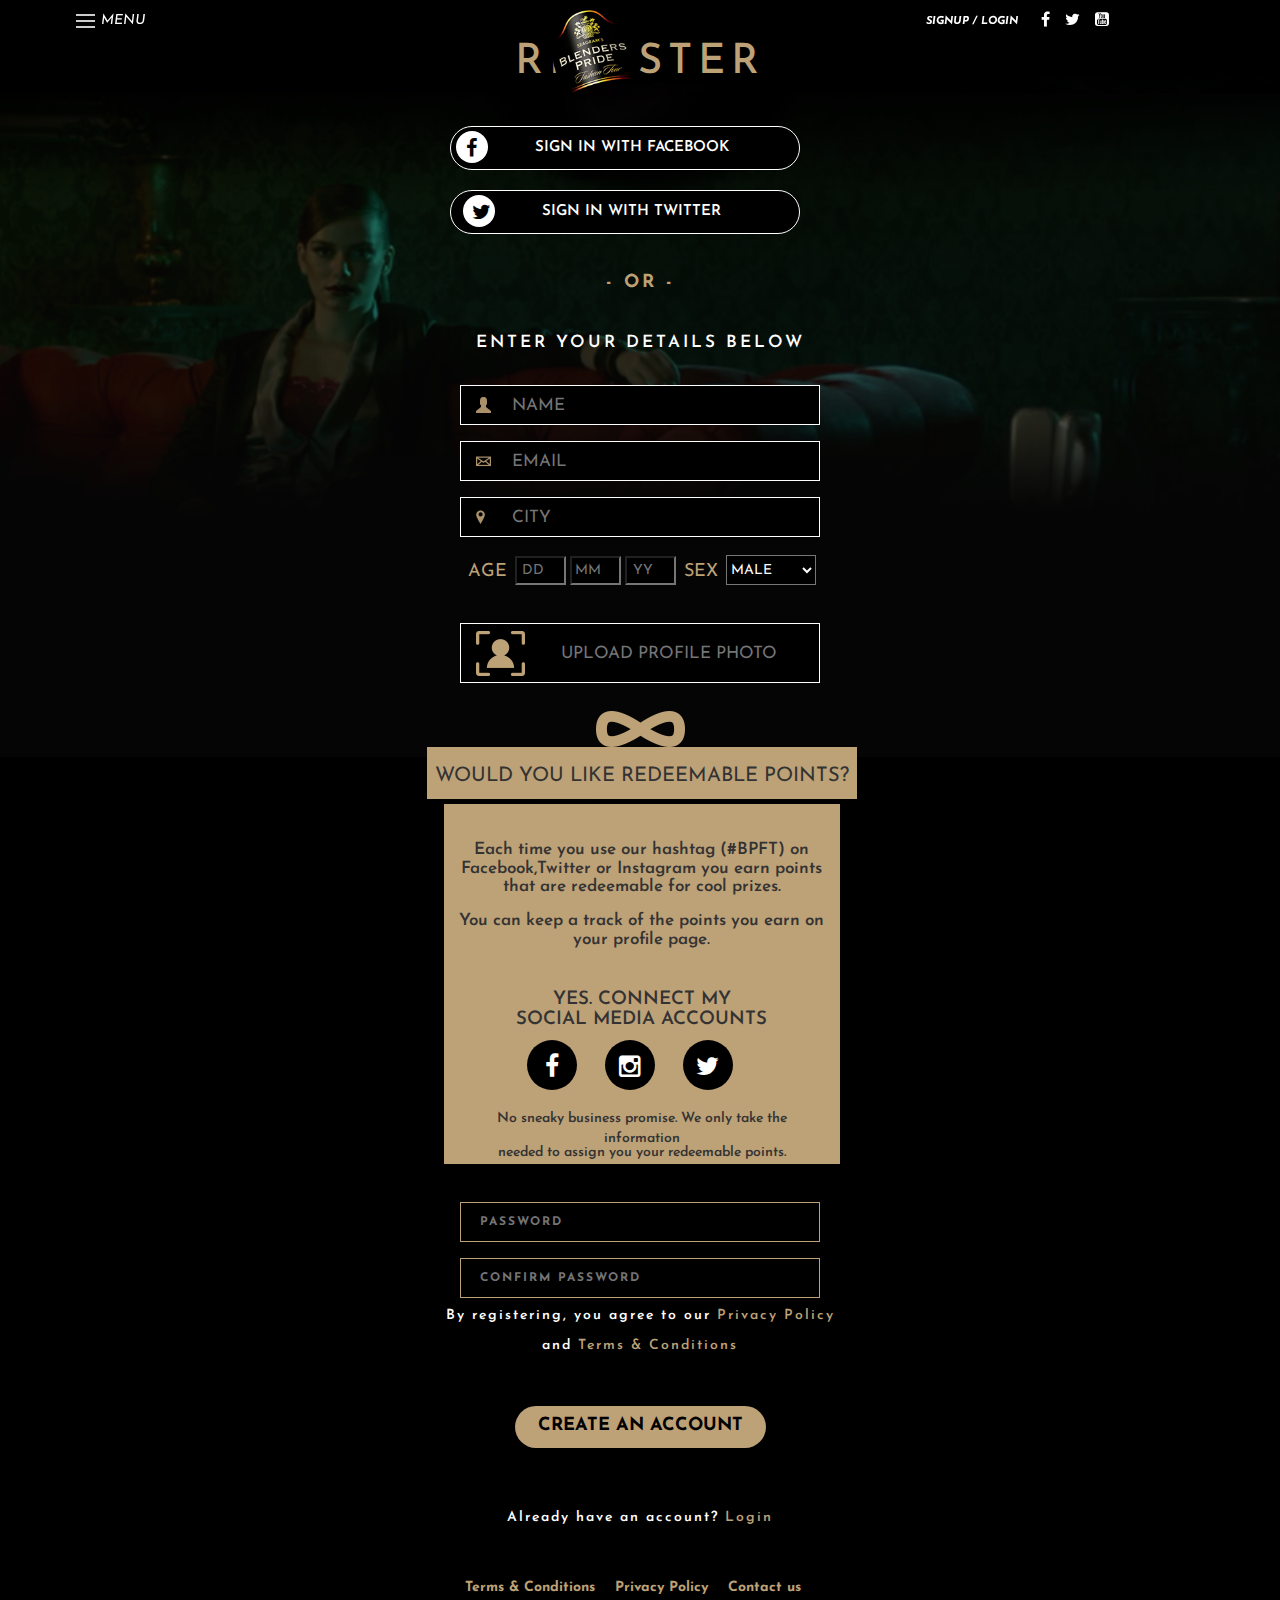
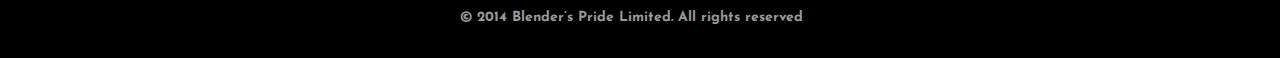
<file: register.html>
<html>

<head>
    <meta charset="utf-8">
    <meta http-equiv="X-UA-Compatible" content="IE=edge, chrome=1">
    <meta name="viewport" content="width=device-width, initial-scale=1">
    <meta name="description" content="">
    <meta name="author" content="">
    <link rel="shortcut icon" href="">
    <title>Blenders Pride - Invite List</title>

    <!-- Bootstrap core CSS -->
    <link href="css/bootstrap.css" rel="stylesheet">
    <link href="css/style.css" rel="stylesheet">
    <link href="css/font-awesome.min.css" rel="stylesheet">
    <link href="css/font-awesome.css" rel="stylesheet">

    <!-- HTML5 shim and Respond.js IE8 support of HTML5 elements and media queries -->
    <!--[if lt IE 9]>
            <script src="https://oss.maxcdn.com/libs/html5shiv/3.7.2/html5shiv.js"></script>
            <script src="https://oss.maxcdn.com/libs/respond.js/1.4.2/respond.min.js"></script>
        <![endif]-->


    <link rel="stylesheet" type="text/css" href="css/component.css" />
<script>
    

$(document).ready(function() { 
 // refresh captcha
 $('img#captcha-refresh').click(function() {  
        
        change_captcha();
 });
 
 function change_captcha()
 {
    document.getElementById('captcha').src="get_captcha.php?rnd=" + Math.random();
 }
 });
    </script>

</head>

<body style="background: black;">
    <div class="" id="st-container">

        

            <nav class="st-menu st-effect-11" id="menu-11">
                <h2 class="">menu</h2>
                <ul>
                    <li><a class="" href="#">SCHEDULE</a>
                    </li>
                    <li><a class="" href="blender-style.html">STYLE BLENDERS</a>
                    </li>
                    <li><a class="" href="invite-list.html">INVITE LIST</a>
                    </li>
                    <li><a class="" href="#">ARCHIVE SITE</a>
                    </li>

                </ul>
            </nav>
            <div class="st-pusher">
                <div class="st-content-inner">
                    <div class="st-content">
                       <div class="section reset" style="min-height: 471px;">
                        <div class="container">


                            <div class="row index">
                                <div class="col-md-5">
                                    <div class="menu" id="st-trigger-effects">
                                        <button data-effect="st-effect-11">
                                            <img src="img/menu.png"><i class="menu-text">menu</i>
                                        </button>
                                    </div>




                                </div>
                                <div class="col-md-3">
                                    <div class="navbar-header">

                                        <a class="navbar-brands" href="#">
                                            <img src="img/logo.png" alt="bootstrapwizard logo" height=85>
                                        </a>
                                    </div>
                                </div>
                                <div class="col-md-4 social-link">
                                    <div class="signin">
                                        <a href="#"><i>signup /</i></a>
                                        <a href="login.html"><i>login</i></a>

                                    </div>
                                    <div class="social">
                                        <a href="#"><i class="fa fa-facebook"></i></a> 
                                        <a href="#"> <i class="fa fa-twitter"></i>
                                        </a>
                                        <a href="#"><i class="fa fa-youtube-square"></i></a> 
                                    </div>
                                </div>

                            </div>
                            <div class="row">
                                <div class="col-md-3"></div>
                                <div class="col-md-6">
                                    <div class="contents-reg">
                                        <h3>Register</h3>
                                        
                                   <div class="reg-invite text-center">
    
                                    <a href="#">
                                        <p> <i class="fa fa-facebook"></i> SIGN IN WITH FACEBOOK</p>
                                    </a>
                                </div>
                <div class="reg-invite text-center">
    
                                    <a href="#">
                                        <p> <i class="fa fa-twitter"></i> SIGN IN WITH TWITTER</p>
                                    </a>
                                </div>
                                        
                                    <div class="pad-btm">
                                        <div class="text-center color-p1">
            <h4>-&nbsp;OR&nbsp;-</h4>        
        </div>
                                        </div>
                                        <h5 class="text-center">enter your details below</h5>
                                        
                                        <div class="input-content1 text-center">
                                        <input value="" id="password" placeholder="NAME" type="text" class="usericon">
                                            <input value="" id="conformPassword" placeholder="EMAIL" type="text" class="emailicon">
                                            <input value="" id="conformPassword" placeholder="CITY" type="text" class="cityicon">
                                        </div>
                                        <div class=" pad-select text-center">
                                            <span class="contage">AGE</span>
                                            <span class="pad-left">
                                        <input type="number" placeholder="DD" name="date" min="1" max="30" class="input-age">
                                    <input type="number"  placeholder="MM" name="date" min="1" max="12" class="input-age" >
                                        <input type="number" placeholder="YY" name="date" min="00" max="100" class="input-age">
                                            </span>
                                            <span class="contage">SEX</span>
                                            <select class="select-sex">
  <option value="male">MALE</option>
  <option value="female">FEMALE</option>
                                            </select>
                                            
                                        </div>
                                          <div class="input-content2 text-center pad-btm">
                                        <input value="" id="uploadpic" placeholder="UPLOAD PROFILE PHOTO" type="text" class="uploadicon">
                                        </div>
                                        <div class="text-center">
                                <div class="gift-head">                             
<img class="img-responsive" src="img/gift.png">
                                            </div>

                                        <div class="gift-head1">
                                            <p>WOULD YOU LIKE REDEEMABLE POINTS?</p>
                                            
                                            </div>
                                        <div class="gift-body">
                                            <div class="gift-body1">
                               <p>  Each time you use our hashtag (#BPFT) on</p>
                                            <p>Facebook,Twitter or Instagram you earn points </p>
                                            <p>that are redeemable for cool prizes.</p>
                                            </div>
                                            <div class="gift-body2">
                                                <p>You can keep a track of the points you earn on</p>
                                                <p>your profile page.</p>
                                            </div>
                                          
                                        <div class="gift-body3"><p>YES. CONNECT MY</p> 
<p>SOCIAL MEDIA ACCOUNTS
                                        </div>
                                              <div class="reg-social">
                                            <i class="fa fa-facebook"></i>
                                                  <i class="fa fa-instagram"></i>
                                            <i class="fa fa-twitter"></i>
                                                   
                                            
                                            </div>
                                            <div class="gift-body4">
                                           <p> No sneaky business promise.
                                               We only take the information </p>
                                                <p>needed to assign you your redeemable points.</p>
                                            
                                            </div>
                                            </div>
                                            <div class="pad-input">
                                            <div class="input-content text-center">
                                        <input value="" id="password" placeholder="PASSWORD" type="password" class="lockicon">
                                        <div>
                                            <input value="" id="conformPassword" placeholder="CONFIRM PASSWORD" type="password" class="lockicon">
                                        </div>
                                    </div>
                                            </div>
                                            

<!--
                                                <div id="captcha-wrap">
        <div class="captcha-box">
            <img src="get_captcha.php" alt="" id="captcha" />
        </div>
        <div class="text-box">
            <label>Type the two words:</label>
            <input name="captcha-code" type="text" id="captcha-code">
        </div>
        <div class="captcha-action">
            <img src="refresh.jpg"  alt="" id="captcha-refresh" />
        </div>
    </div> 
-->

                                            
                                              <div class="reg-policy "> 
            <p>By registering, you agree to our <a href="#">Privacy Policy</a> </p>
<p>and <a href="#">Terms & Conditions</a></p>
                                            </div>
                                            <div class="pad-pad">
                                    <div class="content-button2 text-center">
                                        <a><button class="text-center">CREATE AN ACCOUNT</button></a>
                                              </div>
                                            </div>
                                           <div class="reg-policy pad-btm">
                                               <p>Already have an account? <a href="#">Login</a></p>
                                            </div> 
      
                                           
                                </div>
                                </div>
                                </div>
                                <div class="col-md-3"></div>
                            </div>
<div class="foot pad-btm">

                                        <div class="content-center footer-text1">
                                            <p> <a href="#">Terms & Conditions</a>
                                                <a href="#">Privacy Policy</a> 
                                                <a href="#">Contact us</a> 
                                            </p>
                                            <p class="comp-text">© 2014 Blender’s Pride Limited. All rights reserved</p>
                                        </div>
                                    </div>


                            <!-- /.navbar-collapse -->
                        </div>
                    </div>
                </div>
            </div>
        </div>
    </div>
   

    <!-- jQuery (necessary for Bootstrap's JavaScript plugins) -->
    <script src="js/jquery.min.js"></script>
    <!-- compiled and minified Bootstrap JavaScript -->
    <script src="js/bootstrap.min.js"></script>

    <script src="js/main.js"></script>

    <script src="js/classie.js"></script>
    <script src="js/sidebarEffects.js"></script>
    <!-- For the demo ad only -->

</body>

</html>
</file>
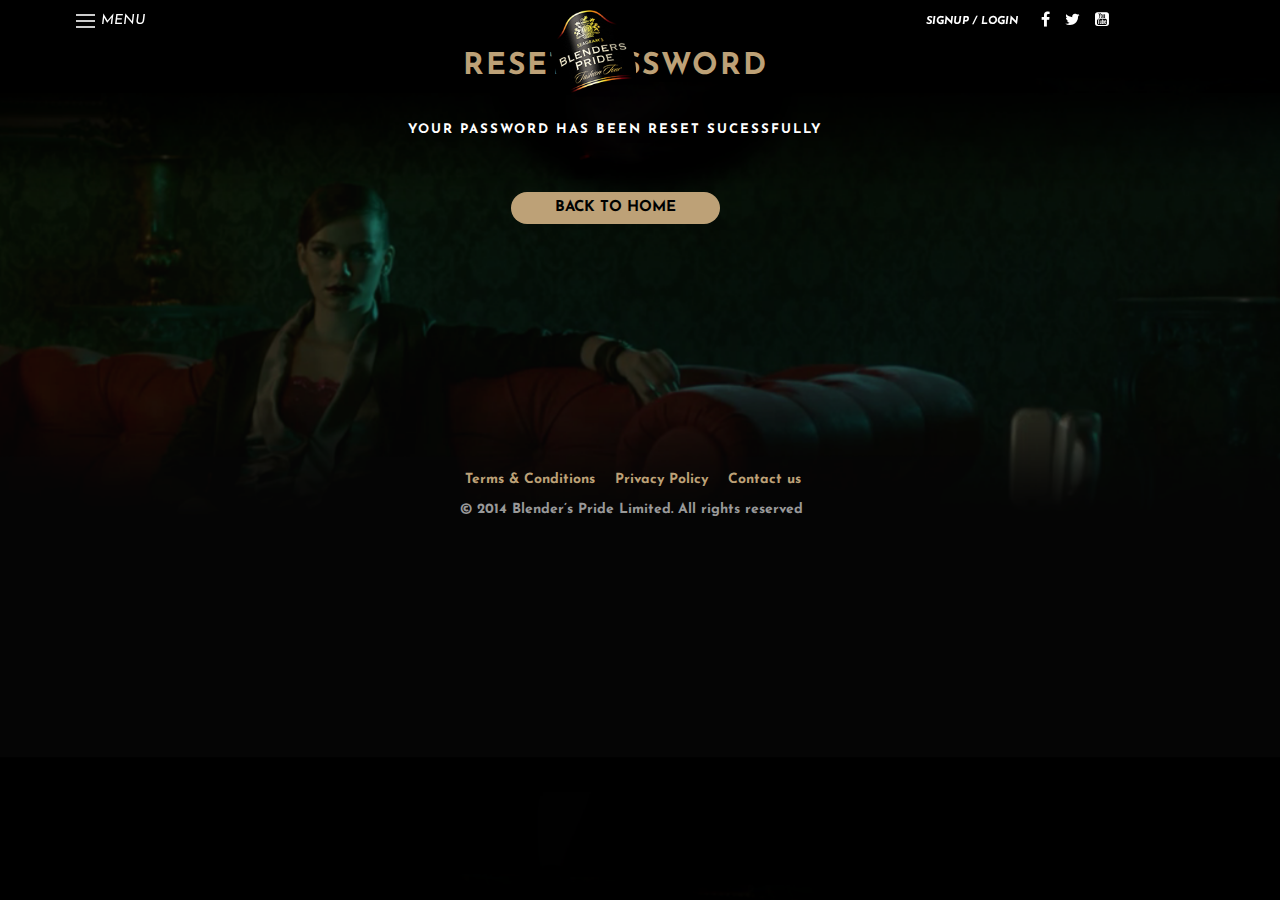
<file: reset-home.html>
<html>

<head>
    <meta charset="utf-8">
    <meta http-equiv="X-UA-Compatible" content="IE=edge, chrome=1">
    <meta name="viewport" content="width=device-width, initial-scale=1">
    <meta name="description" content="">
    <meta name="author" content="">
    <link rel="shortcut icon" href="">
    <title>Blenders Pride - Reset Password</title>

    <!-- Bootstrap core CSS -->
    <link href="css/bootstrap.css" rel="stylesheet">
    <link href="css/style.css" rel="stylesheet">
    <link href="css/font-awesome.min.css" rel="stylesheet">
    <link href="css/font-awesome.css" rel="stylesheet">

    <!-- HTML5 shim and Respond.js IE8 support of HTML5 elements and media queries -->
    <!--[if lt IE 9]>
            <script src="https://oss.maxcdn.com/libs/html5shiv/3.7.2/html5shiv.js"></script>
            <script src="https://oss.maxcdn.com/libs/respond.js/1.4.2/respond.min.js"></script>
        <![endif]-->


    <link rel="stylesheet" type="text/css" href="css/component.css" />


</head>

<body style="background: black;">
    <div class="" id="st-container">

        

            <nav class="st-menu st-effect-11" id="menu-11">
                <h2 class="">menu</h2>
                <ul>
                    <li><a class="" href="#">SCHEDULE</a>
                    </li>
                    <li><a class="" href="blender-style.html">STYLE BLENDERS</a>
                    </li>
                    <li><a class="" href="invite-list.html">INVITE LIST</a>
                    </li>
                    <li><a class="" href="#">ARCHIVE SITE</a>
                    </li>

                </ul>
            </nav>
            <div class="st-pusher">
                <div class="st-content-inner">
                    <div class="st-content">
                       <div class="section reset" style="min-height: 471px;">
                        <div class="container">


                            <div class="row index">
                                <div class="col-md-5">
                                    <div class="menu" id="st-trigger-effects">
                                        <button data-effect="st-effect-11">
                                            <img src="img/menu.png"><i class="menu-text">menu</i>
                                        </button>
                                    </div>




                                </div>
                                <div class="col-md-3">
                                    <div class="navbar-header">

                                        <a class="navbar-brands" href="#">
                                            <img src="img/logo.png" alt="bootstrapwizard logo" height=85>
                                        </a>
                                    </div>
                                </div>
                                <div class="col-md-4 social-link">
                                    <div class="signin">
                                        <a href="#"><i>signup /</i></a>
                                        <a href="login.html"><i>login</i></a>

                                    </div>
                                    <div class="social">
                                        <a href="#"><i class="fa fa-facebook"></i></a> 
                                        <a href="#"> <i class="fa fa-twitter"></i>
                                        </a>
                                        <a href="#"><i class="fa fa-youtube-square"></i></a> 
                                    </div>
                                </div>

                            </div>
                            <div class="row row-minheight">
                                <div class="col-md-3"></div>
                                <div class="col-md-6  text-center">
                                    <div class="contents-rest">
                                        <h3>Reset Password</h3>
                                        <h5>YOUR PASSWORD HAS BEEN RESET SUCESSFULLY</h5>

                                        <div class="content-button1 pading1">
                                            <a>
                                                <button>BACK TO HOME</button>
                                            </a>
                                        </div>

                                    </div>
                                </div>
                                <div class="col-md-3"></div>
                            </div>
                            <div class="foot">

                                <div class="content-center footer-text1">
                                    <p> <a href="#">Terms &amp; Conditions</a>
                                        <a href="#">Privacy Policy</a> 
                                        <a href="#">Contact us</a> 
                                    </p>
                                    <p class="comp-text">© 2014 Blender’s Pride Limited. All rights reserved</p>
                                </div>
                            </div>


                            <!-- /.navbar-collapse -->
                        </div>
                    </div>
                </div>
            </div>
        </div>
    </div>


    <!-- jQuery (necessary for Bootstrap's JavaScript plugins) -->
    <script src="js/jquery.min.js"></script>
    <!-- compiled and minified Bootstrap JavaScript -->
    <script src="js/bootstrap.min.js"></script>

    <script src="js/main.js"></script>

    <script src="js/classie.js"></script>
    <script src="js/sidebarEffects.js"></script>
    <!-- For the demo ad only -->

</body>

</html>
</file>
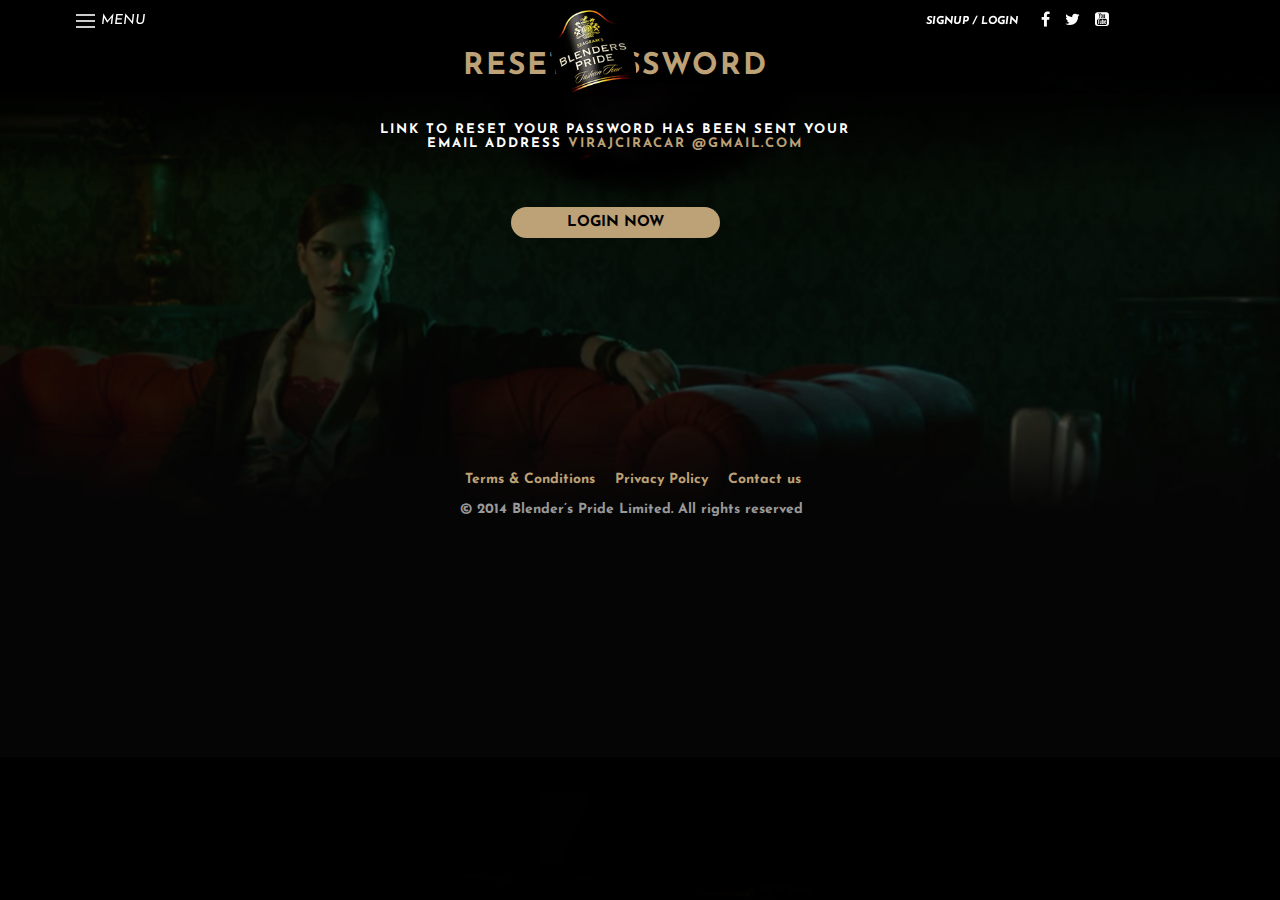
<file: reset-login.html>
<html>

<head>
    <meta charset="utf-8">
    <meta http-equiv="X-UA-Compatible" content="IE=edge, chrome=1">
    <meta name="viewport" content="width=device-width, initial-scale=1">
    <meta name="description" content="">
    <meta name="author" content="">
    <link rel="shortcut icon" href="">
    <title>Blenders Pride - Reset Login</title>

    <!-- Bootstrap core CSS -->
    <link href="css/bootstrap.css" rel="stylesheet">
    <link href="css/style.css" rel="stylesheet">
    <link href="css/font-awesome.min.css" rel="stylesheet">
    <link href="css/font-awesome.css" rel="stylesheet">

    <!-- HTML5 shim and Respond.js IE8 support of HTML5 elements and media queries -->
    <!--[if lt IE 9]>
            <script src="https://oss.maxcdn.com/libs/html5shiv/3.7.2/html5shiv.js"></script>
            <script src="https://oss.maxcdn.com/libs/respond.js/1.4.2/respond.min.js"></script>
        <![endif]-->


    <link rel="stylesheet" type="text/css" href="css/component.css" />


</head>

<body style="background: black;">
    <div class="" id="st-container">

        

            <nav class="st-menu st-effect-11" id="menu-11">
                <h2 class="">menu</h2>
                <ul>
                    <li><a class="" href="#">SCHEDULE</a>
                    </li>
                    <li><a class="" href="blender-style.html">STYLE BLENDERS</a>
                    </li>
                    <li><a class="" href="invite-list.html">INVITE LIST</a>
                    </li>
                    <li><a class="" href="#">ARCHIVE SITE</a>
                    </li>

                </ul>
            </nav>
            <div class="st-pusher">
                <div class="st-content-inner">
                    <div class="st-content">
                       <div class="section reset" style="min-height: 471px;">
                        <div class="container">


                            <div class="row index">
                                <div class="col-md-5">
                                    <div class="menu" id="st-trigger-effects">
                                        <button data-effect="st-effect-11">
                                            <img src="img/menu.png"><i class="menu-text">menu</i>
                                        </button>
                                    </div>




                                </div>
                                <div class="col-md-3">
                                    <div class="navbar-header">

                                        <a class="navbar-brands" href="#">
                                            <img src="img/logo.png" alt="bootstrapwizard logo" height=85>
                                        </a>
                                    </div>
                                </div>
                                <div class="col-md-4 social-link">
                                    <div class="signin">
                                        <a href="#"><i>signup /</i></a>
                                        <a href="login.html"><i>login</i></a>

                                    </div>
                                    <div class="social">
                                        <a href="#"><i class="fa fa-facebook"></i></a> 
                                        <a href="#"> <i class="fa fa-twitter"></i>
                                        </a>
                                        <a href="#"><i class="fa fa-youtube-square"></i></a> 
                                    </div>
                                </div>

                            </div>
                            <div class="row row-minheight">
                                <div class="col-md-3"></div>
                                <div class="col-md-6  text-center">
                                    <div class="contents-rest">
                                        <h3>Reset Password</h3>
                                        <h5>LINK TO RESET YOUR PASSWORD HAS BEEN SENT YOUR <BR> EMAIL ADDRESS <span class="clr-gold">VIRAJCIRACAR @GMAIL.COM</span></h5>

                                        <div class="content-button1 pading1">
                                            <a>
                                                <button>LOGIN NOW</button>
                                            </a>
                                        </div>

                                    </div>
                                </div>
                                <div class="col-md-3"></div>
                            </div>
                            <div class="foot">

                                <div class="content-center footer-text1">
                                    <p> <a href="#">Terms & Conditions</a>
                                        <a href="#">Privacy Policy</a> 
                                        <a href="#">Contact us</a> 
                                    </p>
                                    <p class="comp-text">© 2014 Blender’s Pride Limited. All rights reserved</p>
                                </div>
                            </div>


                            <!-- /.navbar-collapse -->
                        </div>
                    </div>
                </div>
            </div>
        </div>
    </div>


    <!-- jQuery (necessary for Bootstrap's JavaScript plugins) -->
    <script src="js/jquery.min.js"></script>
    <!-- compiled and minified Bootstrap JavaScript -->
    <script src="js/bootstrap.min.js"></script>

    <script src="js/main.js"></script>

    <script src="js/classie.js"></script>
    <script src="js/sidebarEffects.js"></script>
    <!-- For the demo ad only -->

</body>

</html>
</file>
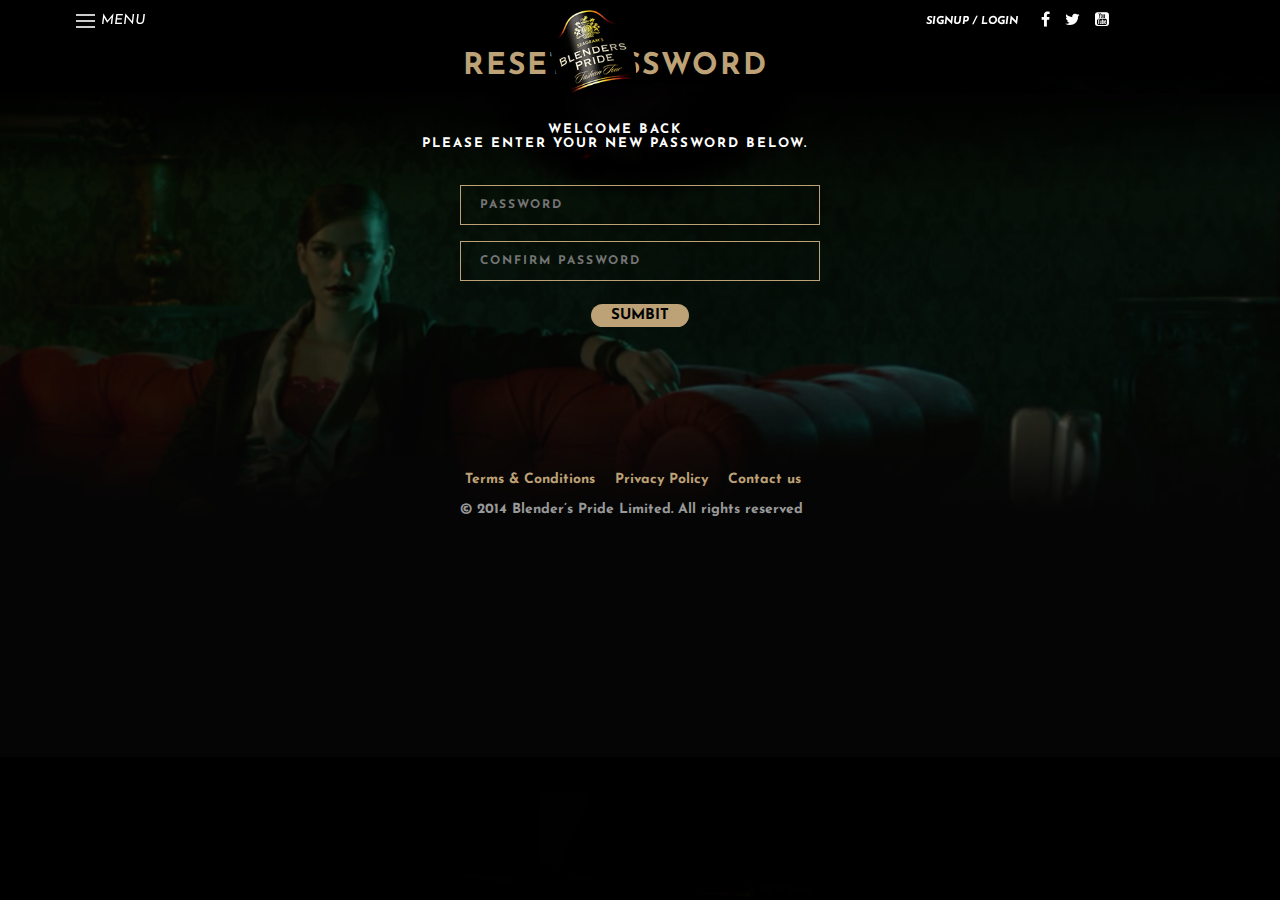
<file: reset-pswd.html>
<html>

<head>
    <meta charset="utf-8">
    <meta http-equiv="X-UA-Compatible" content="IE=edge, chrome=1">
    <meta name="viewport" content="width=device-width, initial-scale=1">
    <meta name="description" content="">
    <meta name="author" content="">
    <link rel="shortcut icon" href="">
    <title>Blenders Pride - Reset Confirm Password</title>

    <!-- Bootstrap core CSS -->
    <link href="css/bootstrap.css" rel="stylesheet">
    <link href="css/style.css" rel="stylesheet">
    <link href="css/font-awesome.min.css" rel="stylesheet">
    <link href="css/font-awesome.css" rel="stylesheet">

    <!-- HTML5 shim and Respond.js IE8 support of HTML5 elements and media queries -->
    <!--[if lt IE 9]>
            <script src="https://oss.maxcdn.com/libs/html5shiv/3.7.2/html5shiv.js"></script>
            <script src="https://oss.maxcdn.com/libs/respond.js/1.4.2/respond.min.js"></script>
        <![endif]-->


    <link rel="stylesheet" type="text/css" href="css/component.css" />


</head>

<body style="background: black;">
    <div class="" id="st-container">

       

            <nav class="st-menu st-effect-11" id="menu-11">
                <h2 class="">menu</h2>
                <ul>
                    <li><a class="" href="#">SCHEDULE</a>
                    </li>
                    <li><a class="" href="blender-style.html">STYLE BLENDERS</a>
                    </li>
                    <li><a class="" href="invite-list.html">INVITE LIST</a>
                    </li>
                    <li><a class="" href="#">ARCHIVE SITE</a>
                    </li>

                </ul>
            </nav>
            <div class="st-pusher">
                <div class="st-content-inner">
                    <div class="st-content">
                        <div class="section reset" style="min-height: 471px;">
                        <div class="container">


                            <div class="row index">
                                <div class="col-md-5">
                                    <div class="menu" id="st-trigger-effects">
                                        <button data-effect="st-effect-11">
                                            <img src="img/menu.png"><i class="menu-text">menu</i>
                                        </button>
                                    </div>




                                </div>
                                <div class="col-md-3">
                                    <div class="navbar-header">

                                        <a class="navbar-brands" href="#">
                                            <img src="img/logo.png" alt="bootstrapwizard logo" height=85>
                                        </a>
                                    </div>
                                </div>
                                <div class="col-md-4 social-link">
                                    <div class="signin">
                                        <a href="#"><i>signup /</i></a>
                                        <a href="login.html"><i>login</i></a>

                                    </div>
                                    <div class="social">
                                        <a href="#"><i class="fa fa-facebook"></i></a> 
                                        <a href="#"> <i class="fa fa-twitter"></i>
                                        </a>
                                        <a href="#"><i class="fa fa-youtube-square"></i></a> 
                                    </div>
                                </div>

                            </div>
                            <div class="row row-minheight">
                                <div class="col-md-3"></div>
                                <div class="col-md-6  text-center">
                                    <div class="contents-rest">
                                        <h3>Reset Password</h3>
                                        <h5>Welcome back<br/>
                                Please Enter Your New Password Below.</h5>
                                    </div>
                                    <div class="input-content text-center">
                                        <input value="" id="password" placeholder="PASSWORD" type="password" class="lockicon">
                                        <div>
                                            <input value="" id="conformPassword" placeholder="CONFIRM PASSWORD" type="password" class="lockicon">
                                        </div>
                                    </div>
                                    <div class="content-button">
                                        <button>Sumbit</button>
                                    </div>
                                </div>
                                <div class="col-md-3"></div>
                            </div>
<div class="foot">

                                        <div class="content-center footer-text1">
                                            <p> <a href="#">Terms & Conditions</a>
                                                <a href="#">Privacy Policy</a> 
                                                <a href="#">Contact us</a> 
                                            </p>
                                            <p class="comp-text">© 2014 Blender’s Pride Limited. All rights reserved</p>
                                        </div>
                                    </div>


                            <!-- /.navbar-collapse -->
                        </div>
                    </div>
                </div>
            </div>
        </div>
    </div>
   

    <!-- jQuery (necessary for Bootstrap's JavaScript plugins) -->
    <script src="js/jquery.min.js"></script>
    <!-- compiled and minified Bootstrap JavaScript -->
    <script src="js/bootstrap.min.js"></script>

    <script src="js/main.js"></script>

    <script src="js/classie.js"></script>
    <script src="js/sidebarEffects.js"></script>
    <!-- For the demo ad only -->

</body>

</html>
</file>
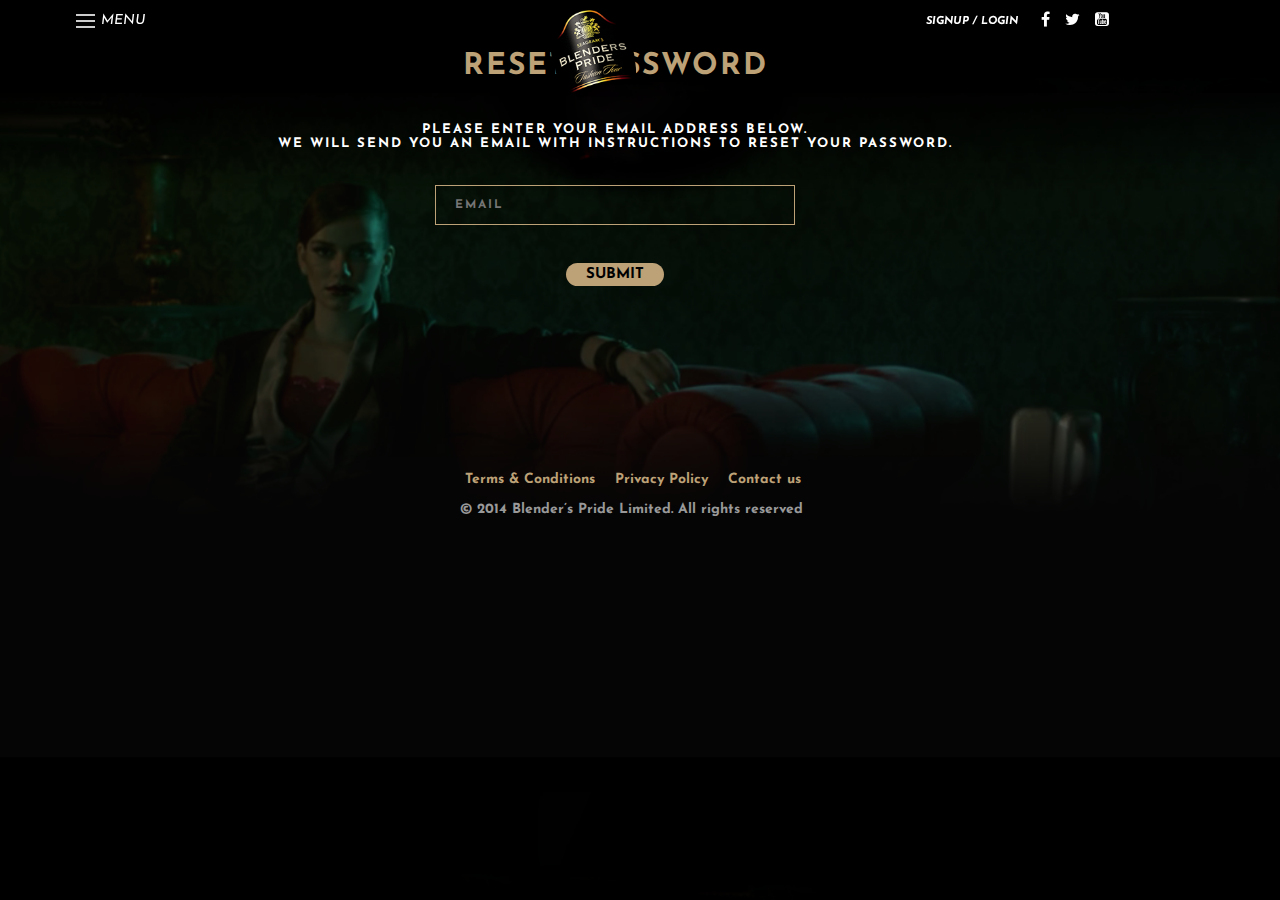
<file: resete-mail.html>
<html>

<head>
    <meta charset="utf-8">
    <meta http-equiv="X-UA-Compatible" content="IE=edge, chrome=1">
    <meta name="viewport" content="width=device-width, initial-scale=1">
    <meta name="description" content="">
    <meta name="author" content="">
    <link rel="shortcut icon" href="">
    <title>Blenders Pride - Reset Email</title>

    <!-- Bootstrap core CSS -->
    <link href="css/bootstrap.css" rel="stylesheet">
    <link href="css/style.css" rel="stylesheet">
    <link href="css/font-awesome.min.css" rel="stylesheet">
    <link href="css/font-awesome.css" rel="stylesheet">

    <!-- HTML5 shim and Respond.js IE8 support of HTML5 elements and media queries -->
    <!--[if lt IE 9]>
            <script src="https://oss.maxcdn.com/libs/html5shiv/3.7.2/html5shiv.js"></script>
            <script src="https://oss.maxcdn.com/libs/respond.js/1.4.2/respond.min.js"></script>
        <![endif]-->


    <link rel="stylesheet" type="text/css" href="css/component.css" />


</head>

<body style="background: black;">
    <div class="" id="st-container">

       

            <nav class="st-menu st-effect-11" id="menu-11">
                <h2 class="">menu</h2>
                <ul>
                    <li><a class="" href="#">SCHEDULE</a>
                    </li>
                    <li><a class="" href="blender-style.html">STYLE BLENDERS</a>
                    </li>
                    <li><a class="" href="invite-list.html">INVITE LIST</a>
                    </li>
                    <li><a class="" href="#">ARCHIVE SITE</a>
                    </li>

                </ul>
            </nav>
            <div class="st-pusher">
                <div class="st-content-inner">
                    <div class="st-content">
                        <div class="section reset" style="min-height: 471px;">
                        <div class="container">


                            <div class="row index">
                                <div class="col-md-5">
                                    <div class="menu" id="st-trigger-effects">
                                        <button data-effect="st-effect-11">
                                            <img src="img/menu.png"><i class="menu-text">menu</i>
                                        </button>
                                    </div>




                                </div>
                                <div class="col-md-3">
                                    <div class="navbar-header">

                                        <a class="navbar-brands" href="#">
                                            <img src="img/logo.png" alt="bootstrapwizard logo" height=85>
                                        </a>
                                    </div>
                                </div>
                                <div class="col-md-4 social-link">
                                    <div class="signin">
                                        <a href="#"><i>signup /</i></a>
                                        <a href="login.html"><i>login</i></a>

                                    </div>
                                    <div class="social">
                                        <a href="#"><i class="fa fa-facebook"></i></a> 
                                        <a href="#"> <i class="fa fa-twitter"></i>
                                        </a>
                                        <a href="#"><i class="fa fa-youtube-square"></i></a> 
                                    </div>
                                </div>

                            </div>
                            <div class="row row-minheight">
                                
                                <div class=" content-center text-center">
                                    <div class="contents-rest">
                                        <h3>Reset Password</h3>
                                        <h5>Please enter your email address below.  
                                        <BR> We will send you an email with instructions to reset your password.</h5>
                                        <div class="input-content text-center ">
                                            <input value="" id="email" placeholder="EMAIL" type="email" class="input-focus">
                                        </div>
                                        <div class="content-button pading1">
                                            <a>
                                                <button>submit</button>
                                            </a>
                                        </div>
                                    </div>
                                    </div>
                                    
                                </div>
                                <div class="foot">

                                    <div class="content-center footer-text1">
                                        <p> <a href="#">Terms & Conditions</a>
                                            <a href="#">Privacy Policy</a> 
                                            <a href="#">Contact us</a> 
                                        </p>
                                        <p class="comp-text">© 2014 Blender’s Pride Limited. All rights reserved</p>
                                    </div>
                                </div>


                                <!-- /.navbar-collapse -->
                            </div>
                        </div>
                    </div>
                </div>
            </div>
        </div>


        <!-- jQuery (necessary for Bootstrap's JavaScript plugins) -->
        <script src="js/jquery.min.js"></script>
        <!-- compiled and minified Bootstrap JavaScript -->
        <script src="js/bootstrap.min.js"></script>

        <script src="js/main.js"></script>

        <script src="js/classie.js"></script>
        <script src="js/sidebarEffects.js"></script>
        <!-- For the demo ad only -->

</body>

</html>
</file>
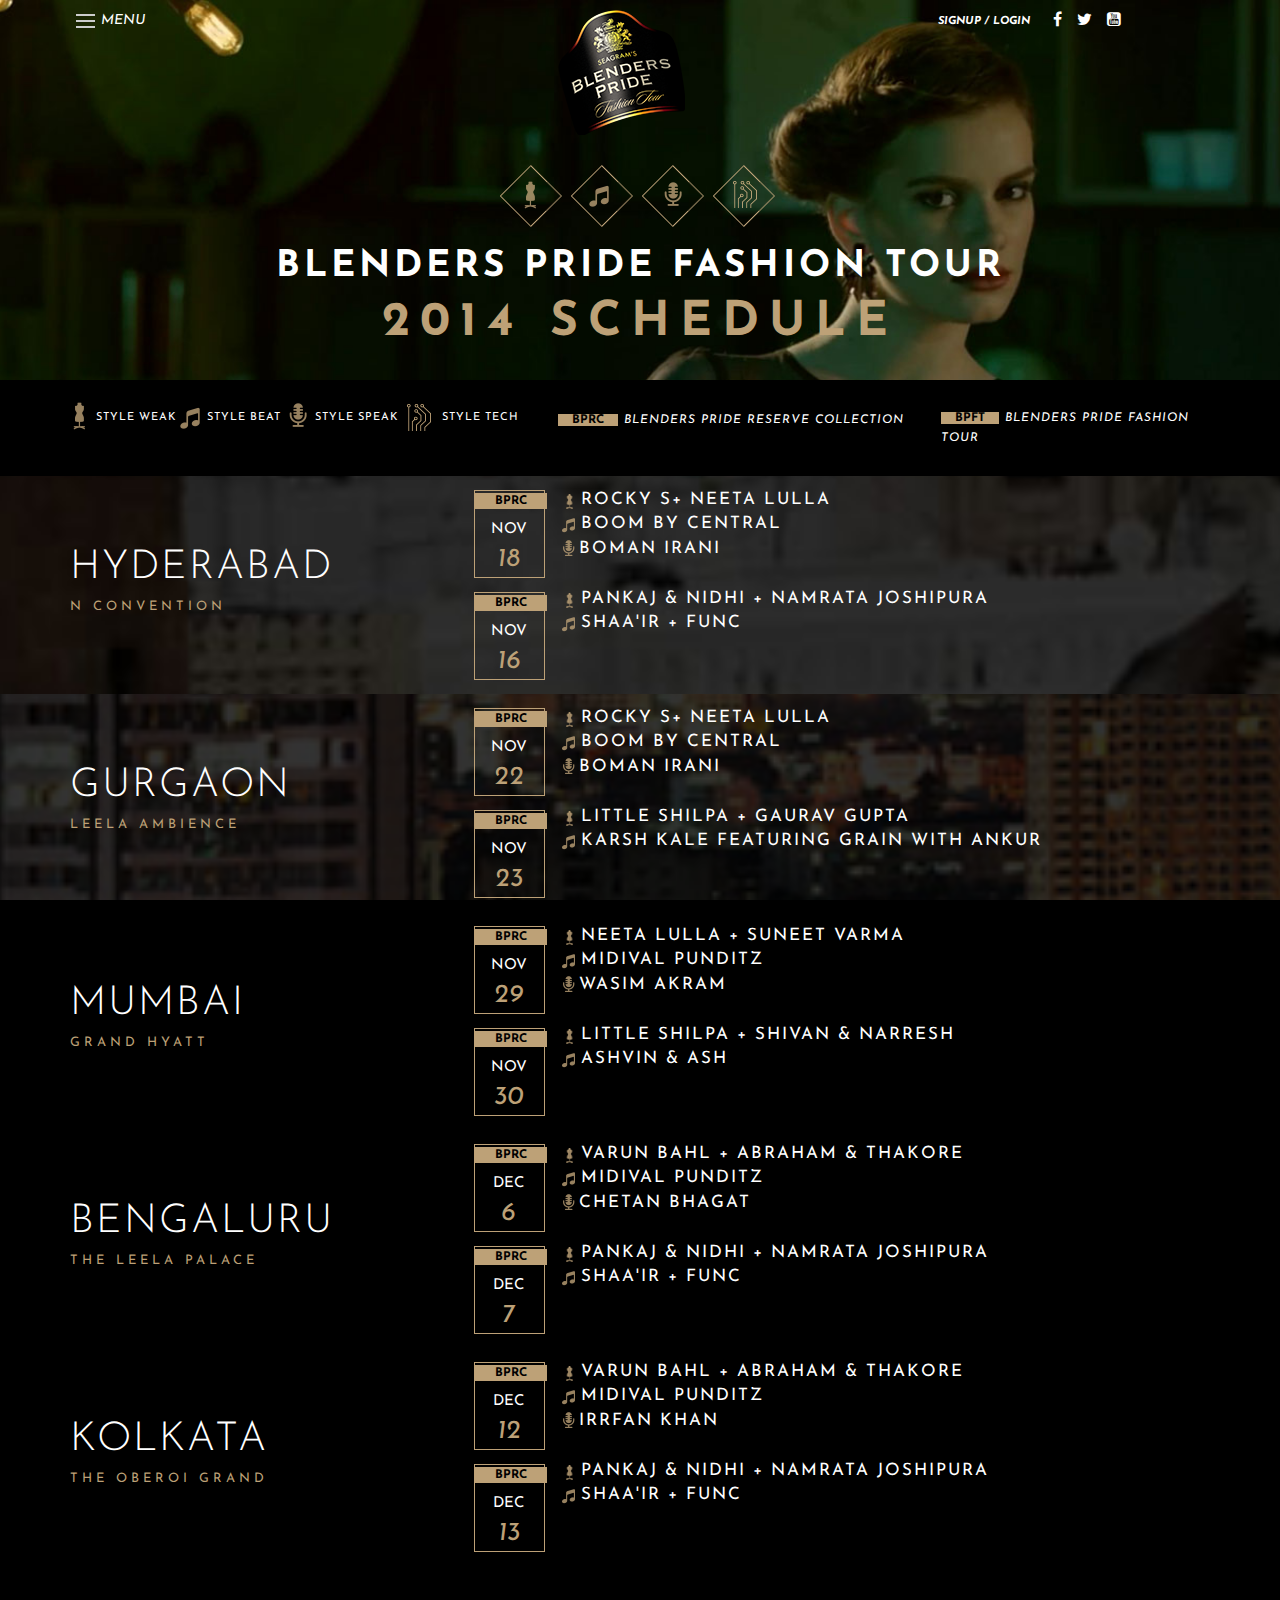
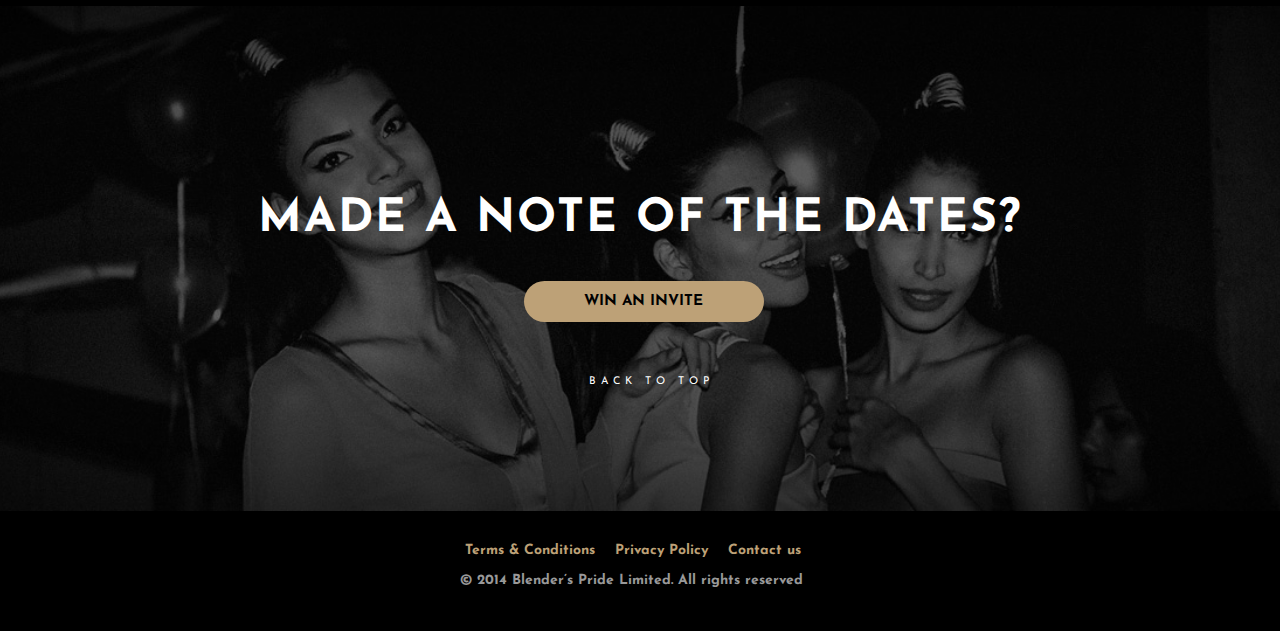
<file: schedule.html>
<!DOCTYPE html>
<html lang="en">

<head>
    <meta charset="utf-8">
    <meta http-equiv="X-UA-Compatible" content="IE=edge, chrome=1">
    <meta name="viewport" content="width=device-width, initial-scale=1">
    <meta name="description" content="">
    <meta name="author" content="">
    <link rel="shortcut icon" href="">
    <title>Blenders Pride - Schedule</title>

    <!-- Bootstrap core CSS -->
    <link href="css/bootstrap.css" rel="stylesheet">
    <link href="css/style.css" rel="stylesheet">
    <link href="css/font-awesome.min.css" rel="stylesheet">
    <link href="css/font-awesome.css" rel="stylesheet">

    <!-- HTML5 shim and Respond.js IE8 support of HTML5 elements and media queries -->
    <!--[if lt IE 9]>
            <script src="https://oss.maxcdn.com/libs/html5shiv/3.7.2/html5shiv.js"></script>
            <script src="https://oss.maxcdn.com/libs/respond.js/1.4.2/respond.min.js"></script>
        <![endif]-->


    <link rel="stylesheet" type="text/css" href="css/component.css" />

</head>

<body>
    <div class="st-container" id="st-container">

        <nav class="st-menu st-effect-11" id="menu-11">
            <h2 class="">menu</h2>
            <ul>
                <li><a class="" href="#">SCHEDULE</a>
                </li>
                <li><a class="" href="blender-style.html">STYLE BLENDERS</a>
                </li>
                <li><a class="" href="invite-list.html">INVITE LIST</a>
                </li>
                <li><a class="" href="#">ARCHIVE SITE</a>
                </li>

            </ul>
        </nav>
        <div class="st-pusher">
            <div class="st-content-inner">
                <div class="st-content">
                    <div class="style-blender">
                        <div class="container">
                            <div class="row">
                                <div class="col-md-5">
                                    <div class="menu" id="st-trigger-effects">
                                        <button data-effect="st-effect-11">
                                            <img src="img/menu.png"><i class="menu-text">menu</i>
                                        </button>
                                    </div>




                                </div>
                                <div class="col-md-3">
                                    <div class="navbar-header">

                                        <a class="navbar-brands" href="#">
                                            <img src="img/logo.png" alt="bootstrapwizard logo">
                                        </a>
                                    </div>
                                </div>
                                <div class="col-md-4 social-link">
                                    <div class="signin">
                                        <a href="#"><i>signup /</i></a>
                                        <a href="#"><i>login</i></a>

                                    </div>
                                    <div class="social">
                                        <a href="#"><i class="fa fa-facebook"></i></a> 
                                        <a href="#"> <i class="fa fa-twitter"></i>
                                        </a>
                                        <a href="#"><i class="fa fa-youtube-square"></i></a> 
                                    </div>
                                </div>

                            </div>
                            <div class="content-center style-position">
                                <div class="icon-images">
                                    <img src="img/spe-icon.png">
                                    <img src="img/music_icon.png">
                                    <img src="img/mic_icon.png">
                                    <img src="img/cir_icon.png">
                                </div>
                                <div class="schedule-head ">
                                    <h5>blenders pride fashion tour</h5>
                                    <h4>2014 schedule</h4>
                                </div>
                            </div>
                        </div>
                    </div>



                    <div class="mid-content">
                        <div class="container">
                            <div class="row icon-head">
                                <div class="col-md-5">
                                    <div class="icon-sche">
                                        <img src="img/spebig.png"><span class="name-icon">style weak</span>
                                        <img src="img/musbig.png"><span class="name-icon">style beat</span>
                                        <img src="img/micbig.png"><span class="name-icon">style speak</span>
                                        </i>
                                        <img src="img/circuit.png"><span class="name-icon">style tech</span>
                                        </i>
                                    </div>
                                </div>
                                <div class="col-md-4 label-text">
                                    <span>bprc</span><i>BLENDERS PRIDE RESERVE COLLECTION</i>

                                </div>
                                <div class="col-md-3 label-text">
                                    <span>bpft</span><i>blenders pride fashion tour</i>

                                </div>
                            </div>
                        </div>
                    </div>
                    <div class=" hyderabad">
                        <div class="container">
                            <div class="row">
                                <div class="col-md-4">
                                    <div class="city-head">
                                        <h4>hyderabad</h4>
                                        <h5>n convention</h5>
                                    </div>
                                </div>
                                <div class="col-md-1">
                                    <div class="hyderabd-text label-texts">
                                        <span>bprc</span>
                                        <p>nov
                                            <br><i>18</i>
                                        </p>
                                    </div>
                                    <div class="hyderabd-text label-texts">
                                        <span>bprc</span>
                                        <p>nov
                                            <br><i>16</i>
                                        </p>
                                    </div>
                                </div>
                                <div class="col-md-6">
                                    <div class="hyderabad-name">
                                        <img src="img/speaker.png"><span class="name-icon">rocky s+ neeta lulla</span>
                                        <br>
                                        <img src="img/mus.png"><span class="name-icon">boom by central</span>
                                        <br>
                                        <img src="img/mic.png"><span class="name-icon">boman irani</span>
                                        <br>

                                    </div>
                                    <div class="hyderabad-name">
                                        <img src="img/speaker.png"><span class="name-icon">Pankaj & Nidhi + Namrata Joshipura</span>
                                        <br>
                                        <img src="img/mus.png"><span class="name-icon">Shaa'ir + Func</span>
                                        <br>


                                    </div>
                                </div>
                            </div>
                        </div>
                    </div>
                    <div class="gurgaon">
                        <div class="container">
                            <div class="row">
                                <div class="col-md-4">
                                    <div class="city-head">
                                        <h4>Gurgaon</h4>
                                        <h5>Leela Ambience</h5>
                                    </div>
                                </div>
                                <div class="col-md-1">
                                    <div class="hyderabd-text label-texts">
                                        <span>bprc</span>
                                        <p>nov
                                            <br><i>22</i>
                                        </p>
                                    </div>
                                    <div class="hyderabd-text label-texts">
                                        <span>bprc</span>
                                        <p>nov
                                            <br><i>23</i>
                                        </p>
                                    </div>
                                </div>
                                <div class="col-md-6">
                                    <div class="hyderabad-name">
                                        <img src="img/speaker.png"><span class="name-icon">rocky s+ neeta lulla</span>
                                        <br>
                                        <img src="img/mus.png"><span class="name-icon">boom by central</span>
                                        <br>
                                        <img src="img/mic.png"><span class="name-icon">boman irani</span>
                                        <br>

                                    </div>
                                    <div class="hyderabad-name">
                                        <img src="img/speaker.png"><span class="name-icon">Little Shilpa + Gaurav Gupta</span>
                                        <br>
                                        <img src="img/mus.png"><span class="name-icon">Karsh Kale featuring Grain with Ankur </span>
                                        <br>


                                    </div>
                                </div>
                            </div>
                        </div>
                    </div>
                    <div class="mumbai">
                        <div class="container">
                            <div class="row">
                                <div class="col-md-4">
                                    <div class="city-head">
                                        <h4>mumbai</h4>
                                        <h5>Grand Hyatt</h5>
                                    </div>
                                </div>
                                <div class="col-md-1">
                                    <div class="hyderabd-text label-texts">
                                        <span>bprc</span>
                                        <p>nov
                                            <br><i>29</i>
                                        </p>
                                    </div>
                                    <div class="hyderabd-text label-texts">
                                        <span>bprc</span>
                                        <p>nov
                                            <br><i>30</i>
                                        </p>
                                    </div>
                                </div>


                                <div class="col-md-6">
                                    <div class="hyderabad-name">
                                        <img src="img/speaker.png"><span class="name-icon">Neeta Lulla + Suneet Varma</span>
                                        <br>
                                        <img src="img/mus.png"><span class="name-icon">Midival Punditz</span>
                                        <br>
                                        <img src="img/mic.png"><span class="name-icon">Wasim Akram</span>
                                        <br>

                                    </div>

                                    <div class="hyderabad-name">
                                        <img src="img/speaker.png"><span class="name-icon">Little Shilpa + Shivan & Narresh</span>
                                        <br>
                                        <img src="img/mus.png"><span class="name-icon">Ashvin & Ash</span>
                                        <br>


                                    </div>
                                </div>
                            </div>
                        </div>
                    </div>
                    <div class="bangaluru">
                        <div class="container">
                            <div class="row">
                                <div class="col-md-4">
                                    <div class="city-head">
                                        <h4>bengaluru</h4>
                                        <h5>The Leela Palace</h5>
                                    </div>
                                </div>
                                <div class="col-md-1">
                                    <div class="hyderabd-text label-texts">
                                        <span>bprc</span>
                                        <p>dec
                                            <br><i>6</i>
                                        </p>
                                    </div>
                                    <div class="hyderabd-text label-texts">
                                        <span>bprc</span>
                                        <p>dec
                                            <br><i>7</i>
                                        </p>
                                    </div>
                                </div>
                                <div class="col-md-6">
                                    <div class="hyderabad-name">
                                        <img src="img/speaker.png"><span class="name-icon">Varun Bahl + Abraham & Thakore</span>
                                        <br>
                                        <img src="img/mus.png"><span class="name-icon">Midival Punditz</span>
                                        <br>
                                        <img src="img/mic.png"><span class="name-icon">Chetan Bhagat</span>
                                        <br>

                                    </div>
                                    <div class="hyderabad-name">
                                        <img src="img/speaker.png"><span class="name-icon">Pankaj & Nidhi + Namrata Joshipura</span>
                                        <br>
                                        <img src="img/mus.png"><span class="name-icon">Shaa'ir + Func</span>
                                        <br>


                                    </div>
                                </div>
                            </div>
                        </div>
                    </div>
                    <div class="kolkata">
                        <div class="container">
                            <div class="row">
                                <div class="col-md-4">
                                    <div class="city-head">
                                        <h4>kolkata</h4>
                                        <h5>The Oberoi Grand</h5>
                                    </div>
                                </div>
                                <div class="col-md-1">
                                    <div class="hyderabd-text label-texts">
                                        <span>bprc</span>
                                        <p>dec
                                            <br><i>12</i>
                                        </p>
                                    </div>
                                    <div class="hyderabd-text label-texts">
                                        <span>bprc</span>
                                        <p>dec
                                            <br><i>13</i>
                                        </p>
                                    </div>
                                </div>
                                <div class="col-md-6">
                                    <div class="hyderabad-name">
                                        <img src="img/speaker.png"><span class="name-icon">Varun Bahl + Abraham & Thakore</span>
                                        <br>
                                        <img src="img/mus.png"><span class="name-icon">Midival Punditz</span>
                                        <br>
                                        <img src="img/mic.png"><span class="name-icon">Irrfan Khan</span>
                                        <br>

                                    </div>
                                    <div class="hyderabad-name">
                                        <img src="img/speaker.png"><span class="name-icon">Pankaj & Nidhi + Namrata Joshipura</span>
                                        <br>
                                        <img src="img/mus.png"><span class="name-icon">Shaa'ir + Func</span>
                                        <br>


                                    </div>
                                </div>
                            </div>
                        </div>
                    </div>
                    <div class="space"></div>
                    <div class="inspired">
                        <div class="container inspired-text">
                            <div class="content-center">
                                <h4>MADE A NOTE OF THE DATES?</h4>
                                <a href="#">
                                    <div class="inspired-win">

                                        <p>WIN AN INVITE</p>


                                    </div>
                                </a>
                                <a href="#"><span class="back-top">back to top</span></a>

                            </div>

                        </div>
                    </div>
                    <div class="footer">
                        <div class="container">
                            <div class="content-center footer-text">
                                <p> <a href="#">Terms & Conditions</a>
                                    <a href="#">Privacy Policy</a> 
                                    <a href="#">Contact us</a> 
                                </p>
                                <p class="comp-text">© 2014 Blender’s Pride Limited. All rights reserved</p>
                            </div>
                        </div>
                    </div>
                </div>
            </div>
        </div>
    </div>




    <!-- jQuery (necessary for Bootstrap's JavaScript plugins) -->
    <script src="js/jquery.min.js"></script>
    <!-- compiled and minified Bootstrap JavaScript -->
    <script src="js/bootstrap.min.js"></script>

    <script src="js/main.js"></script>

    <script src="js/classie.js"></script>
    <script src="js/sidebarEffects.js"></script>
    <!-- For the demo ad only -->

</body>

</html>
</file>
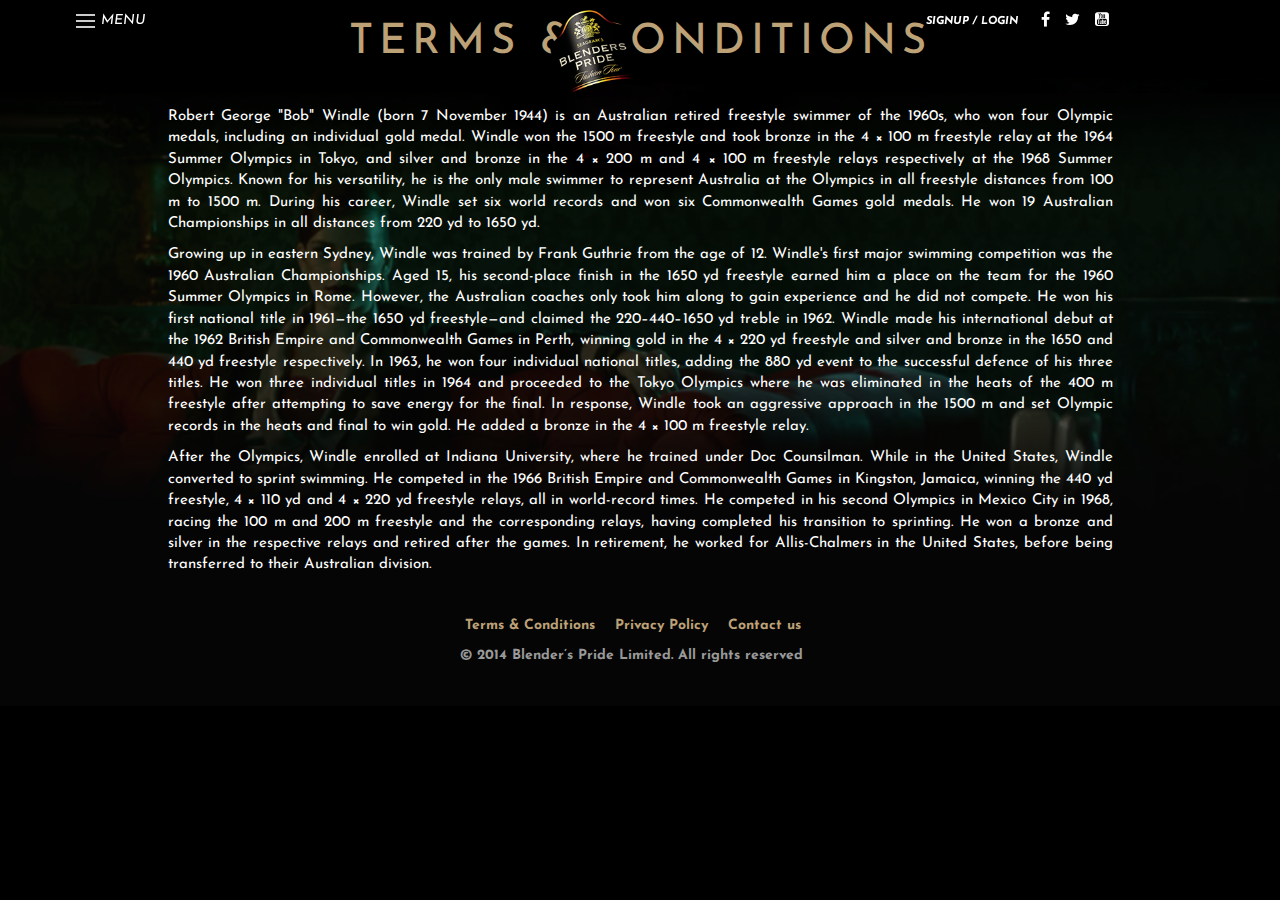
<file: terms-condition.html>
<html>

<head>
    <meta charset="utf-8">
    <meta http-equiv="X-UA-Compatible" content="IE=edge, chrome=1">
    <meta name="viewport" content="width=device-width, initial-scale=1">
    <meta name="description" content="">
    <meta name="author" content="">
    <link rel="shortcut icon" href="">
    <title>Blenders Pride - Terms & Conditions</title>

    <!-- Bootstrap core CSS -->
    <link href="css/bootstrap.css" rel="stylesheet">
    <link href="css/style.css" rel="stylesheet">
    <link href="css/font-awesome.min.css" rel="stylesheet">
    <link href="css/font-awesome.css" rel="stylesheet">

    <!-- HTML5 shim and Respond.js IE8 support of HTML5 elements and media queries -->
    <!--[if lt IE 9]>
            <script src="https://oss.maxcdn.com/libs/html5shiv/3.7.2/html5shiv.js"></script>
            <script src="https://oss.maxcdn.com/libs/respond.js/1.4.2/respond.min.js"></script>
        <![endif]-->


    <link rel="stylesheet" type="text/css" href="css/component.css" />


</head>

<body style="background: black;">
<div class="st-container" id="st-container">

    

        <nav class="st-menu st-effect-11" id="menu-11">
            <h2 class="">menu</h2>
            <ul>
                <li><a class="" href="#">SCHEDULE</a>
                </li>
                <li><a class="" href="blender-style.html">STYLE BLENDERS</a>
                </li>
                <li><a class="" href="invite-list.html">INVITE LIST</a>
                </li>
                <li><a class="" href="#">ARCHIVE SITE</a>
                </li>

            </ul>
        </nav>
        <div class="st-pusher">
            <div class="st-content-inner">
                 
                <div class="st-content" >
                  <div class="reset" >
                        <div class="container">


                            <div class="row index">
                                <div class="col-md-5">
                                    <div class="menu" id="st-trigger-effects">
                                        <button data-effect="st-effect-11">
                                            <img src="img/menu.png"><i class="menu-text">menu</i>
                                        </button>
                                    </div>




                                </div>
                                <div class="col-md-3">
                                    <div class="navbar-header">

                                        <a class="navbar-brands" href="#">
                                            <img src="img/logo.png" alt="bootstrapwizard logo" height=85>
                                        </a>
                                    </div>
                                </div>
                                <div class="col-md-4 social-link">
                                    <div class="signin">
                                        <a href="#"><i>signup /</i></a>
                                        <a href="login.html"><i>login</i></a>

                                    </div>
                                    <div class="social">
                                        <a href="#"><i class="fa fa-facebook"></i></a> 
                                        <a href="#"> <i class="fa fa-twitter"></i>
                                        </a>
                                        <a href="#"><i class="fa fa-youtube-square"></i></a> 
                                    </div>
                                </div>

                            </div>
                            <div class="row">
                                <div class="col-md-1"></div>
                                <div class="col-md-10">
                                    <div class="contents1">
                                        <h3>TERMS &amp; CONDITIONS</h3>
                                        <div class="play">

                                        </div>
                                        <div class="contents-content">
                                            <p align="justify">
                                                Robert George "Bob" Windle (born 7 November 1944) is an Australian retired freestyle swimmer of the 1960s, who won four Olympic medals, including an individual gold medal. Windle won the 1500 m freestyle and took bronze in the 4 × 100 m freestyle relay at the 1964 Summer Olympics in Tokyo, and silver and bronze in the 4 × 200 m and 4 × 100 m freestyle relays respectively at the 1968 Summer Olympics. Known for his versatility, he is the only male swimmer to represent Australia at the Olympics in all freestyle distances from 100 m to 1500 m. During his career, Windle set six world records and won six Commonwealth Games gold medals. He won 19 Australian Championships in all distances from 220 yd to 1650 yd.
                                            </p>
                                            <p align="justify">

                                                Growing up in eastern Sydney, Windle was trained by Frank Guthrie from the age of 12. Windle's first major swimming competition was the 1960 Australian Championships. Aged 15, his second-place finish in the 1650 yd freestyle earned him a place on the team for the 1960 Summer Olympics in Rome. However, the Australian coaches only took him along to gain experience and he did not compete. He won his first national title in 1961—the 1650 yd freestyle—and claimed the 220–440–1650 yd treble in 1962. Windle made his international debut at the 1962 British Empire and Commonwealth Games in Perth, winning gold in the 4 × 220 yd freestyle and silver and bronze in the 1650 and 440 yd freestyle respectively. In 1963, he won four individual national titles, adding the 880 yd event to the successful defence of his three titles. He won three individual titles in 1964 and proceeded to the Tokyo Olympics where he was eliminated in the heats of the 400 m freestyle after attempting to save energy for the final. In response, Windle took an aggressive approach in the 1500 m and set Olympic records in the heats and final to win gold. He added a bronze in the 4 × 100 m freestyle relay.
                                            </p>
                                            <p align="justify">
                                                After the Olympics, Windle enrolled at Indiana University, where he trained under Doc Counsilman. While in the United States, Windle converted to sprint swimming. He competed in the 1966 British Empire and Commonwealth Games in Kingston, Jamaica, winning the 440 yd freestyle, 4 × 110 yd and 4 × 220 yd freestyle relays, all in world-record times. He competed in his second Olympics in Mexico City in 1968, racing the 100 m and 200 m freestyle and the corresponding relays, having completed his transition to sprinting. He won a bronze and silver in the respective relays and retired after the games. In retirement, he worked for Allis-Chalmers in the United States, before being transferred to their Australian division.
                                            </p>
                                        </div>
                                    </div>
                                    <div class="foot">
                                        <div class="content-center footer-text">
                                            <p> <a href="#">Terms & Conditions</a>
                                                <a href="#">Privacy Policy</a> 
                                                <a href="#">Contact us</a> 
                                            </p>
                                            <p class="comp-text">© 2014 Blender’s Pride Limited. All rights reserved</p>
                                        </div>
                                    </div>
                                </div>
                                <div class="col-md-1"></div>
                                <!-- /.navbar-collapse -->
                            </div>



                            <!-- /.navbar-collapse -->
                        </div>
                    </div>
                </div>
            </div>
        </div>
    </div>


    <!-- jQuery (necessary for Bootstrap's JavaScript plugins) -->
    <script src="js/jquery.min.js"></script>
    <!-- compiled and minified Bootstrap JavaScript -->
    <script src="js/bootstrap.min.js"></script>

    <script src="js/main.js"></script>

    <script src="js/classie.js"></script>
    <script src="js/sidebarEffects.js"></script>
    <!-- For the demo ad only -->

</body>

</html>
</file>
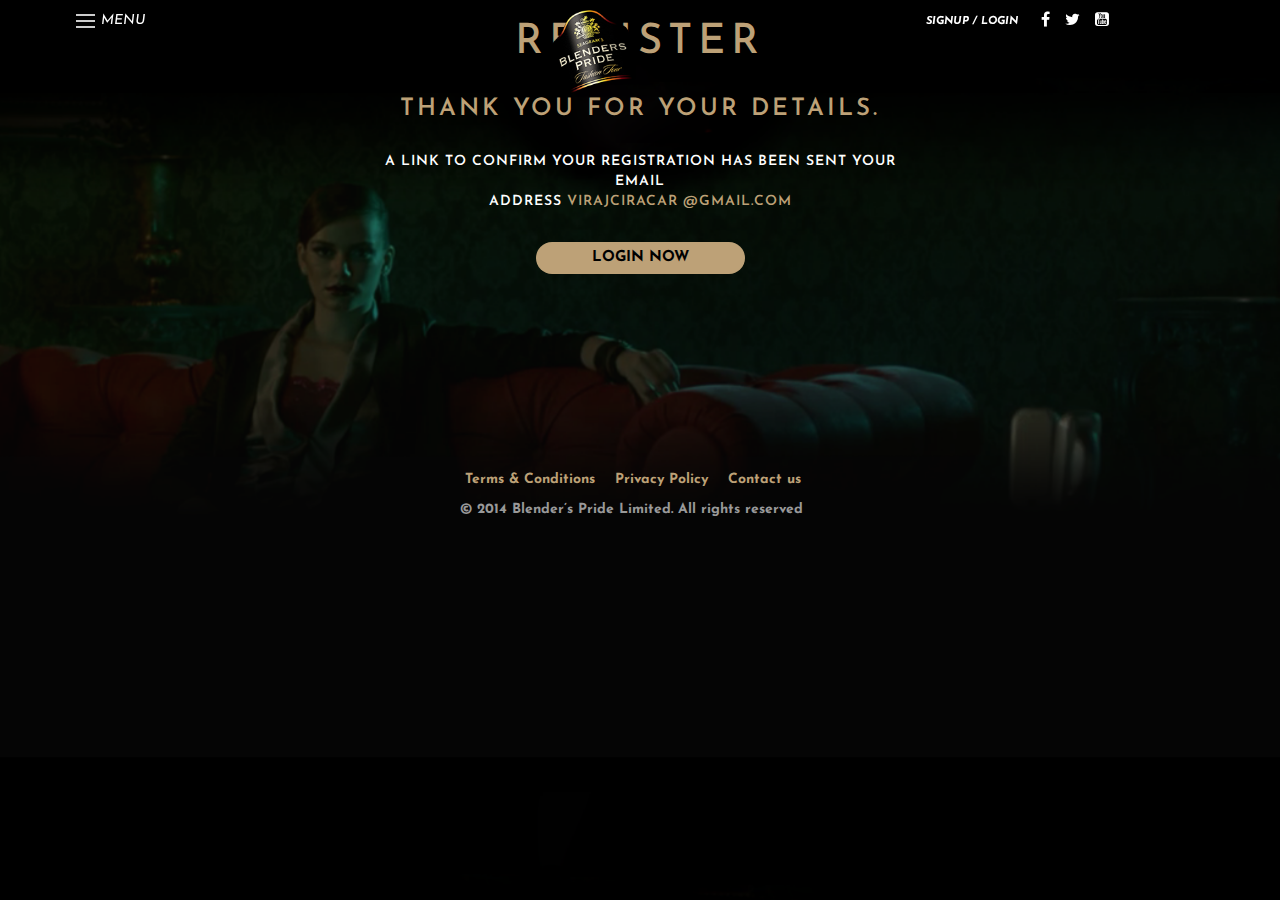
<file: thank-register.html>
<html>

<head>
    <meta charset="utf-8">
    <meta http-equiv="X-UA-Compatible" content="IE=edge, chrome=1">
    <meta name="viewport" content="width=device-width, initial-scale=1">
    <meta name="description" content="">
    <meta name="author" content="">
    <link rel="shortcut icon" href="">
    <title>Blenders Pride - Invite List</title>

    <!-- Bootstrap core CSS -->
    <link href="css/bootstrap.css" rel="stylesheet">
    <link href="css/style.css" rel="stylesheet">
    <link href="css/font-awesome.min.css" rel="stylesheet">
    <link href="css/font-awesome.css" rel="stylesheet">

    <!-- HTML5 shim and Respond.js IE8 support of HTML5 elements and media queries -->
    <!--[if lt IE 9]>
            <script src="https://oss.maxcdn.com/libs/html5shiv/3.7.2/html5shiv.js"></script>
            <script src="https://oss.maxcdn.com/libs/respond.js/1.4.2/respond.min.js"></script>
        <![endif]-->


    <link rel="stylesheet" type="text/css" href="css/component.css" />


</head>

<body style="background: black;">
    <div class="" id="st-container">

       

            <nav class="st-menu st-effect-11" id="menu-11">
                <h2 class="">menu</h2>
                <ul>
                    <li><a class="" href="#">SCHEDULE</a>
                    </li>
                    <li><a class="" href="blender-style.html">STYLE BLENDERS</a>
                    </li>
                    <li><a class="" href="invite-list.html">INVITE LIST</a>
                    </li>
                    <li><a class="" href="#">ARCHIVE SITE</a>
                    </li>

                </ul>
            </nav>
            <div class="st-pusher">
                <div class="st-content-inner">
                    <div class="st-content">
                        <div class="section reset" style="min-height: 471px;">
                        <div class="container">


                            <div class="row index">
                                <div class="col-md-5">
                                    <div class="menu" id="st-trigger-effects">
                                        <button data-effect="st-effect-11">
                                            <img src="img/menu.png"><i class="menu-text">menu</i>
                                        </button>
                                    </div>




                                </div>
                                <div class="col-md-3">
                                    <div class="navbar-header">

                                        <a class="navbar-brands" href="#">
                                            <img src="img/logo.png" alt="bootstrapwizard logo" height=85>
                                        </a>
                                    </div>
                                </div>
                                <div class="col-md-4 social-link">
                                    <div class="signin">
                                        <a href="#"><i>signup /</i></a>
                                        <a href="login.html"><i>login</i></a>

                                    </div>
                                    <div class="social">
                                        <a href="#"><i class="fa fa-facebook"></i></a> 
                                        <a href="#"> <i class="fa fa-twitter"></i>
                                        </a>
                                        <a href="#"><i class="fa fa-youtube-square"></i></a> 
                                    </div>
                                </div>

                            </div>
                            <div class="row row-minheight">
                                <div class="col-md-3"></div>
                                <div class="col-md-6  text-center">
                                    <div class="contents1">
                                        <h3>Register</h3>
                                        <h5>Thank you for your details.</h5>
                                        
                                   <h10>A link to confirm your registration has been sent your email<br>
                                    address <span class="clr-gold">VIRAJCIRACAR @GMAIL.COM</span></h10>
                                    <div class="content-button1 pading1">
                                        <a><button>LOGIN NOW</button></a>
                                    </div>
                                    
                                </div>
                                </div>
                                <div class="col-md-3"></div>
                            </div>
<div class="foot">

                                        <div class="content-center footer-text1">
                                            <p> <a href="#">Terms & Conditions</a>
                                                <a href="#">Privacy Policy</a> 
                                                <a href="#">Contact us</a> 
                                            </p>
                                            <p class="comp-text">© 2014 Blender’s Pride Limited. All rights reserved</p>
                                        </div>
                                    </div>


                            <!-- /.navbar-collapse -->
                        </div>
                    </div>
                </div>
            </div>
        </div>
    </div>
   

    <!-- jQuery (necessary for Bootstrap's JavaScript plugins) -->
    <script src="js/jquery.min.js"></script>
    <!-- compiled and minified Bootstrap JavaScript -->
    <script src="js/bootstrap.min.js"></script>

    <script src="js/main.js"></script>

    <script src="js/classie.js"></script>
    <script src="js/sidebarEffects.js"></script>
    <!-- For the demo ad only -->

</body>

</html>
</file>
<file: css/style.css>
@import url(http://fonts.googleapis.com/css?family=Josefin+Sans:100,300,400,600,700,100italic,300italic,400italic,600italic,700italic);
 .section {
    background: #000;
    background-size: cover;
    /*    border-bottom: 1px solid #aaa;*/
}
.section.intro {
    background: #000 url(../img/bg1.jpg) no-repeat center center;
    background-size: cover;
}
.section.home {
    background: #000 url(../img/bg2.jpg) no-repeat center center;
    background-size: cover;
}
.section.blenders {
    background: #000 url(../img/bg3.jpg) no-repeat center center;
    background-size: cover;
}
.section.priyanka {
    background: #000 url(../img/bg4.jpg) no-repeat center center;
    background-size: cover;
}
.section.tour {} .section.top {
    background: #000 url(../img/bg5.jpg) no-repeat center center;
    background-size: cover;
}
.inspired {
    background: #000 url(../img/bg6.jpg) no-repeat center center;
    background-size: cover;
}
.section.schedule {
    background: #000 url(../img/bg7.jpg) no-repeat fixed center center;
    background-size: cover;
}
.style-blender {
    background: #000 url(../img/bg7.jpg) no-repeat center center;
    background-size: cover;
}
.hyderabad {
    background: #000 url(../img/hyderabad.jpg) no-repeat fixed center center;
    background-size: cover;
}
.gurgaon {
    background: #000 url(../img/bg8.jpg) no-repeat fixed center center;
    background-size: cover;
}
.mumbai {
    background: #000 url(../img/mumbai.jpg) no-repeat fixed center center;
    background-size: cover;
}
.bangaluru {
    background: #000 url(../img/bangluru.jpg) no-repeat fixed center center;
    background-size: cover;
}
.kolkata {
    background: #000 url(../img/kolkata.jpg) no-repeat fixed center center;
    background-size: cover;
}
.profile-head {
    background: #000 url(../img/profile_head.png) no-repeat fixed center center;
    background-size: cover;
}
/*sohan css*/

.section.reset {
    background: #000 url(../img/background_image.png) no-repeat fixed center center;
    background-size: cover;
}
.reset {
    background: #000 url(../img/background_image.png) no-repeat fixed center center;
    background-size: cover;
}
/*css end*/

.section.footer {
    height: 120px !important;
}
h1,
h2,
h4,
h6 {
    color: white;
    text-transform: uppercase;
    font-weight: 700;
}
h1 {
    font-size: 130px;
    letter-spacing: 15px;
    /* padding-bottom: 20px; */
    color: #bda177;
    font-weight: 600;
    margin: 32px auto;
}
h2 {} h4 {
    font-size: 20px;
    letter-spacing: 6px;
}
body {
    font-family: "Josefin Sans";
    background: black;
}
body a:hover {
    text-decoration: none;
}
.content-center {
    text-align: center;
}
.section.intro .content-center {
    text-align: center;
    padding: 22% 0;
}
.section.intro .scroll {
    position: relative;
    bottom: 115px;
    width: 100%;
    right: 0px;
}
body a{
text-decoration: none;
}
a {
    color: #cccccc;
    text-decoration: none;
}
.nav > li > a {
    position: relative;
    display: block;
    padding: 10px 30px;
    font-weight: 700;
}
.nav > li > a:hover,
.nav > li > a:focus {
    text-decoration: none;
    background-color: transparent;
}
.signin {
    color: #ffffff;
    padding-top: 14px;
    font-size: 11px;
    font-family: "Josefin Sans";
    text-transform: uppercase;
    font-weight: 700;
}
.signin a {
    color: #ffffff;
    text-decoration: none;
}
.social a {
    color: #ffffff;
}
.section.home .contents {
    text-align: center;
    margin: 36px;
}
.menu {
    padding-top: 10px;
    background: transparent;
}
.menu button {
    background: transparent;
    border: none;
    vertical-align: middle;
}
.menu-text {
    font-size: 14px;
    color: #fff;
    padding-left: 6px;
    font-family: "Josefin Sans";
    text-transform: uppercase;
    vertical-align: middle;
}
.contents h3 {
    font-size: 45.78px;
    padding-bottom: 20px;
    color: #fff;
    font-family: "Josefin Sans";
    text-transform: uppercase;
    font-weight: 700;
}
.contents h5 {
    font-size: 21.78px;
    padding-bottom: 10px;
    border-bottom: 2px solid #bda177;
    color: white;
    text-transform: uppercase;
    letter-spacing: 12px;
    /* font-weight: 700; */
}
.contents h6 {
    font-size: 17px;
    padding-bottom: 20px;
    border-bottom: 2px solid #bda177;
    color: white;
    text-transform: uppercase;
    font-weight: 600;
    letter-spacing: 2px;
}
.contents .home-invite {
    background: #bda177;
    width: 300px;
    border-radius: 30px;
    position: relative;
    /* left: 50%; */
    /* margin-left: -130px; */
    /* margin-top: 20px; */
    /* margin-bottom: 100px; */
    margin: 70px auto;
    bottom: 56px;
}
.contents .home-invite p {
    font-size: 15px;
    color: #000000;
    padding: 10px 10px 0px;
    text-transform: uppercase;
    font-weight: 700;
}
.style-text {
    background: #bda177;
    width: 350px;
    border-radius: 30px;
    position: relative;
    left: 28%;
    /* margin-left: -180px; */
    margin-top: 20px;
    /* margin-bottom: 100px; */
}
.blender-bottom .style-text p {
    font-size: 15px;
    color: #000000;
    padding: 12px 12px 11px;
    text-transform: uppercase;
    font-weight: 700;
    text-shadow: none;
}
.contents p {
    font-size: 12px;
    color: #bda177;
    text-transform: uppercase;
    font-weight: 700;
}
.section.home .collapse {
    display: block;
}
.mid-content {
    background: black;
}
.section.home .navbar-brands {} .navbar-header {
    padding-top: 10px;
}
.social-link {
    position: relative;
    right: -88px;
}
.mid-content h3 {
    color: #fff;
    font-size: 36.62px;
    font-family: "Josefin Sans";
    text-transform: uppercase;
    font-weight: 700;
    letter-spacing: 2px;
}
.head-foot h3{
  color: #fff;
    font-size: 36.62px;
    font-family: "Josefin Sans";
    text-transform: uppercase;
    font-weight: 700;
    letter-spacing: 2px;
}
.mid-content .content-center {
    text-align: center;
    margin-top: 130px;
}
.mid-content h5 {
    color: #bda177;
    font-size: 12px;
    font-family: "Josefin Sans";
    text-transform: uppercase;
    font-weight: 600;
    letter-spacing: 2px;
}
.mid-content .blend {
    background: #000;
    width: 350px;
    border-radius: 30px;
    position: relative;
    /* left: 50%; */
    /* margin-left: -150px; */
    /* margin-top: 25px; */
    border: 1px solid #bda177;
    /* margin-bottom: -12px; */
    margin: 33px auto;
}
.mid-content p {
    font-size: 10.66px;
    color: #fff;
    padding: 10px 0px 0px;
    text-transform: uppercase;
    font-weight: 700;
    letter-spacing: 4px;
}
.blender-bottom h5 {
    font-size: 50px;
    color: #fff;
    text-transform: uppercase;
    text-align: center;
    font-weight: 600;
    letter-spacing: 7px;
}
.blender-bottom h6 {
    font-size: 16px;
    color: #fff;
    text-transform: uppercase;
    text-align: center;
    font-weight: 700;
    letter-spacing: 2px;
}
.blender-bottom h7 {
    font-weight: 700;
    font-size: 12px;
    color: #bda177;
    text-transform: uppercase;
    position: relative;
    top: 35px;
    letter-spacing: 2px;
}
.blenders .blenders-invite {
    background: #bda177;
    width: 429px;
    border-radius: 30px;
    position: relative;
    left: 50%;
    margin-left: -217px;
    margin-top: 50px;
    font-weight: 700;
}
.blenders .blenders-invite p {
    font-size: 15px;
    color: #000000;
    padding: 10px 10px;
    text-transform: uppercase;
    font-weight: 700;
}
.blender-bottom {
    padding-top: 300px;
}
.content-priya {
    position: relative;
    margin-top: 169px;
}
.content-priya h4 {
    font-size: 46px;
    text-transform: uppercase;
    color: #fff;
    padding-bottom: 10px;
    border-bottom: 3px solid #bda177;
}
.section.priyanka .content-priya h6 {
    font-size: 16px;
    text-transform: uppercase;
    color: #fff;
    border-top: 3px solid #bda177;
    letter-spacing: 2px;
    padding-top: 20px;
    font-weight: 600;
}
.play {
    padding-bottom: 15px;
    padding-top: 15px;
}
.social {
    color: #fff;
    font-size: 16px;
    position: absolute;
    top: 10px;
    left: 130px;
    letter-spacing: 5px;
}
.follow {
    padding-top: 30px;
}
.follow .gold {
    color: #bda177;
}
.follow h5 {
    text-align: center;
    color: white;
    text-transform: uppercase;
    font-size: 26px;
    letter-spacing: 2px;
    font-weight: 300;
    font-style: italic;
}
.follows .gold {
    color: #bda177;
}
.style-pos {
margin-top: 160px;
}
.follows h5 {
    text-align: center;
    color: white;
    text-transform: uppercase;
    font-size: 36px;
    letter-spacing: 2px;
    font-weight: 300;
}
.follows p {
    text-align: center;
    color: white;
    text-transform: uppercase;
    font-size: 18px;
    letter-spacing: 2px;
    font-weight: 300;
    padding-bottom: 20px;
}
.top-pad {
    padding-top: 30px;
}
.carousel,
.item,
.active {
    height: 100%;
}
.carousel-inner {
    height: 100%;
}
/* Background images are set within the HTML using inline CSS, not here */

.fill {
    width: 100%;
    height: 100%;
    background-position: center;
    -webkit-background-size: cover;
    -moz-background-size: cover;
    background-size: cover;
    -o-background-size: cover;
}
p.fa.fa-instagram {
    font-size: 20px;
    color: #bda177;
    padding-top: 30px;
    position: relative;
    right: 77px;
}
p.fa.fa-instagram .text {
    color: white;
    text-transform: uppercase;
    font-size: 16px;
    padding-left: 10px;
    vertical-align: middle;
    font-family: "Josefin Sans";
    font-weight: 700;
}
p.fa.fa-facebook {
    font-size: 20px;
    color: #bda177;
    padding-top: 30px;
    position: relative;
    right: 126px;
}
p.fa.fa-facebook .text {
    color: white;
    text-transform: uppercase;
    font-size: 16px;
    padding-left: 10px;
    vertical-align: middle;
    font-family: "Josefin Sans";
    font-weight: 700;
}
p.fa.fa-twitter {
    font-size: 20px;
    color: #bda177;
    padding-top: 30px;
    position: relative;
    right: 126px;
}
p.fa.fa-twitter .text {
    color: white;
    text-transform: uppercase;
    font-size: 16px;
    padding-left: 10px;
    vertical-align: middle;
    font-family: "Josefin Sans";
    font-weight: 700;
}
.section.tour .social-like {
    text-align: center;
}
.instagram .panel {
    margin-bottom: 20px;
    background-color: #000;
    width: 310px;
    height: 421px;
    background: transparent;
}
.instagram .panel-body {
    padding: 15px;
    color: white;
    width: 310px;
    height: 421px;
}
.twitter .panel {
    border: none;
    margin-bottom: 20px;
    background-color: #fff;
    border-radius: 0px;
}
.twitter .panel-body {
    padding: 15px;
    color: #000;
    width: 310px;
    height: 421px;
}
.twitter .panel-heading {
    background: #000;
    padding: 16px 15px;
    border-bottom: 0px solid transparent;
    border-top-left-radius: 0px;
    border-top-right-radius: 0px;
}
.top h5 {
    padding-top: 20px;
    text-align: center;
    color: white;
    text-transform: uppercase;
    font-size: 32px;
    letter-spacing: 5px;
    font-style: italic;
}
.top-share {
    background: #bda177;
    width: 346px;
    border-radius: 30px;
    position: relative;
    left: 50%;
    margin-left: -175px;
    margin-top: 25px;
    font-weight: 700;
    margin-bottom: 70px;
}
.top-share p {
    font-size: 15px;
    color: #000000;
    padding: 10px 10px;
    text-transform: uppercase;
    font-weight: 700;
    text-align: center;
}
.pro-data .top-share p {
    font-size: 15px;
    color: #000000;
    padding: 10px 10px;
    text-transform: uppercase;
    font-weight: 700;
    text-align: center;
}
.col1 .panel {
    margin-bottom: 20px;
    border: none;
    background-color: #fff;
}
.col1 .panel-body {
    padding: 0px;
}
.col1 .panel-heading {
    width: 100%;
    background: #fff;
    height: 48px;
    padding: 0px 0px;
    border-bottom: 0px solid transparent;
    border-top-left-radius: 0px;
    border-top-right-radius: 0px;
}
.col1 .panel-footer {
    background-color: #f5f5f5;
    border-top: 0px solid #ddd;
    border-bottom-right-radius: 0px;
    border-bottom-left-radius: 0px;
    font-size: 15px;
    color: #a9a9a9;
    letter-spacing: 0px;
    width: 100%;
    padding: 0px;
}
.panel-footer .i {
    border-left: 1px solid #000;
}
.circular {
    width: 40px;
    height: 40px;
    border-radius: 150px;
    -webkit-border-radius: 50px;
    -moz-border-radius: 150px;
    margin-left: 10px;
    margin-top: 4px;
}
.top-text {
    padding-left: 10px;
    font-size: 12.65px;
    font-weight: 700;
}
.rect {
    position: absolute;
    right: 15px;
}
.rect2 {
    /* padding-left: 56px; */
    position: absolute;
    right: 14px;
}
.body-text p {
    text-align: center;
    font-size: 13.5px;
    font-weight: 700;
    padding-left: 10px;
    padding: 10px 20px 34px;
}
.foot-text {
    background: transparent;
    width: 253px;
    border-radius: 30px;
    position: relative;
    left: 50%;
    margin-left: -130px;
    margin-top: 25px;
    border: 1px solid #bda177;
    margin-bottom: 66px;
}
.foot-text p {
    font-size: 10.66px;
    color: #fff;
    padding: 10px 37px 0px 36px;
    text-transform: uppercase;
    font-weight: 700;
    letter-spacing: 5px;
}
.content-center h4 {
    font-size: 46px;
    font-weight: 700;
    text-align: center;
    letter-spacing: 2px;
}
.inspired-win {
    background: #bda177;
    width: 240px;
    border-radius: 30px;
    position: relative;
    left: 55%;
    margin-left: -175px;
    margin-top: 35px;
    font-weight: 700;
}
.inspired-win p {
    font-size: 15px;
    color: #000000;
    padding: 10px 10px;
    text-transform: uppercase;
    font-weight: 700;
}
.inspired-text {
    padding: 14% 0;
}
.back-top {
    font-size: 10.66px;
    letter-spacing: 5px;
    color: #fff;
    text-transform: uppercase;
    position: absolute;
    padding-top: 42px;
    left: 46%;
}
.footer-text {
    padding: 30px;
}
.footer-text p {
    font-size: 14px;
    font-weight: 700;
}
.footer-text a {
    padding-right: 15px;
    color: #bda177;
}
.comp-text {
    color: #999;
    margin-left: -18px;
}
.footer {
    background: black;
}
.intro h4 {
    font-size: 27px;
    letter-spacing: 7px;
    margin: -20px;
}
.space {
    background: #000;
    height: 40px;
}
.col1 .panel-footer a {
    border-left: 1px solid #e6e6e6;
    padding: 10px;
    display: inline-block;
    letter-spacing: normal;
}
.col1 .panel-footer a:hover,
a:focus {
    color: #676767;
}
.show h3 {
    text-align: center;
    color: #fff;
    font-size: 46px;
    font-family: "Josefin Sans";
    text-transform: uppercase;
    font-weight: 700;
    letter-spacing: 12px;
}
.show p {
    text-align: center;
    color: #bda177;
    font-size: 16px;
    font-family: "Josefin Sans";
    text-transform: uppercase;
    font-weight: 700;
    letter-spacing: 2px;
}
.tabs {
    text-align: center;
    font-size: 40px;
    color: #ccc;
    margin-top: 25px;
    margin-right: 50px;
}
i.fa.fa-male {
    /* width: 0px; */
    /* height: 60px; */
    /* padding: 16px 24px; */
    padding: 15px 16px 4px 16px;
}
i.fa.fa-music {
    /* width: 0px; */
    /* height: 60px; */
    /* padding: 16px 24px; */
    padding: 15px 16px 4px 16px;
}
i.fa.fa-th-large {
    /* width: 0px; */
    /* height: 60px; */
    /* padding: 16px 24px; */
    padding: 15px 24px 4px 24px;
}
i.fa.fa-microphone {
    /* width: 0px; */
    /* height: 60px; */
    /* padding: 16px 24px; */
    padding: 15px 16px 4px 16px;
}
i.fa.fa-male:hover {
    border: 1px solid #bda177;
    /* width: 0px; */
    /* height: 60px; */
    /* padding: 16px 24px; */
    padding: 15px 16px 4px 16px;
}
i.fa.fa-music:hover {
    border: 1px solid #bda177;
    /* width: 0px; */
    /* height: 60px; */
    /* padding: 16px 24px; */
    padding: 15px 16px 4px 16px;
}
i.fa.fa-th-large:hover {
    border: 1px solid #bda177;
    /* width: 0px; */
    /* height: 60px; */
    /* padding: 16px 24px; */
    padding: 15px 24px 4px 24px;
}
i.fa.fa-microphone:hover {
    border: 1px solid #bda177;
    /* width: 0px; */
    /* height: 60px; */
    /* padding: 16px 24px; */
    padding: 15px 16px 4px 16px;
}
.tabs .icon-text {
    color: #ccc;
    font-size: 11px;
    text-transform: uppercase;
    font-weight: 700;
    font-family: "Josefin Sans";
    padding-top: 5px;
}
.tabs .icon-text:hover {
    color: #bda177;
    font-size: 11px;
    text-transform: uppercase;
    font-weight: 700;
    font-family: "Josefin Sans";
    padding-top: 5px;
}
.tabs a {
    padding-left: 70px;
}
.blender-img {
    margin-top: 40px;
    width: 100%;
    position: relative;
}
.blender-img h2 {
    text-align: center;
    color: #bda177;
    font-size: 16px;
    text-transform: uppercase;
    font-weight: 700;
    font-family: "Josefin Sans";
    letter-spacing: 2px;
    position: absolute;
    bottom: 38px;
    left: 80px;
}
.blender-img h3 {
    text-align: center;
    color: #bda177;
    font-size: 10px;
    text-transform: uppercase;
    font-weight: 700;
    font-family: "Josefin Sans";
    letter-spacing: 2px;
    position: absolute;
    bottom: 16px;
    left: 111px;
}
.blender-bottom .blend {
    background: transparent;
    width: 300px;
    border-radius: 30px;
    position: relative;
    left: 50%;
    margin-left: -150px;
    margin-top: 25px;
    border: 1px solid #bda177;
    margin-bottom: 50px;
}
.blender-bottom p {
    font-size: 10.66px;
    color: #fff;
    padding: 10px 0px 0px;
    text-transform: uppercase;
    font-weight: 700;
    letter-spacing: 2px;
}
.next-pos {
    position: absolute;
    top: 40%;
    right: 0%;
}
.pre-pos {
    position: absolute;
    top: 40%;
    left: 0%;
}
/*sohan css*/

.input-content input {
    height: 34px;
    width: 360px;
    border: 1px solid #bda177;
    background: 111111;
    padding: 19px;
    font-size: 17px;
    margin: 8px;
}
.margin1 {
    margin-top: 52px;
}
.col-md-6-pad button {
    border-radius: 30px;
    background: #bda177;
    border: #bda177;
    width: 98px;
    font-size: 19px;
    color: black;
    font-weight: 700;
}
.color-p1 h3 {
    margin-top: 50px;
    margin-bottom: 50px;
    color: #bda177;
}
.button-content {
    padding-left: 90px;
}
.col-md-6-pad1 {
    position: absolute;
    right: -36px;
    font-size: 16px;
    color: white;
    font-weight: 600;
}
.col-md-6-pad {
    padding-left: 70px;
}
.row-margin {
    margin-top: 20px;
}
.home-invite {
    background: #000000;
    border: 1px solid #ffffff;
    width: 350px;
    border-radius: 30px;
    position: relative;
    /* left: 50%; */
    /* margin-left: -190px; */
    /* margin-top: 20px; */
    /* margin-bottom: 10px; */
    margin: 0 auto;
}
.home-invite p {
    font-size: 18px;
    color: #ffffff;
    text-transform: uppercase;
    font-weight: 600;
}
.home-invite p i {
    background: white;
    height: 30px;
    width: 30px;
    -moz-border-radius: 50px;
    -webkit-border-radius: 50px;
    border-radius: 50px;
    padding: 7px 9px;
    color: #000000;
    margin-left: 29px;
    margin-right: 42px;
    font-size: 20px;
    position: relative;
    top: 4px;
}
.content-newacc p {
    color: white;
    text-align: center;
    font-size: 16px;
    padding-top: 40px;
    margin-bottom: 31px;
    font-weight: 600;
}
.follow1 h5 {
    text-align: center;
    color: white;
    text-transform: uppercase;
    font-size: 26px;
    letter-spacing: 2px;
    font-weight: 800;
}
.follow1 h4 {
    font-size: 20px;
    letter-spacing: 3px;
}
.pad1 {
    padding: 54px;
}
.col-md-3.col1.posts {
    float: none;
    margin-bottom: 0px;
}
/*css end*/

.profile-back {
    background-color: #000;
}
.profile-img {
    margin-top: 100px;
}
.profile-img .prof-mini {
    position: relative;
    left: 115px;
    bottom: 74px;
}
.profile-text {
    margin-top: 100px;
}
.profile-text h3 {
    font-size: 36px;
    color: #fff;
    text-transform: uppercase;
    letter-spacing: 2px;
    padding: 0px 32px;
}
.profile-text .profile-edit {
    background: transparent;
    width: 300px;
    padding: 10px;
    border: 2px solid #bda177;
    text-align: center;
}
.profile-text .profile-image {
    background: transparent;
    width: 243px;
    padding: 10px;
    border: 2px solid #bda177;
    text-align: center;
    margin-left: 48px;
}
.profile-text.profile-edit h5 {
    color: #bda177;
    font-size: 14px;
    position: absolute;
    text-transform: uppercase;
    letter-spacing: 2px;
}
.profile-text h5 {
    font-size: 18px;
    color: #bda177;
    text-transform: uppercase;
    letter-spacing: 2px;
    padding: 0px 32px;
}
.profile-text.profile-image h5 {
    color: #bda177;
    font-size: 14px;
    position: absolute;
    text-transform: uppercase;
    letter-spacing: 2px;
}
.profile-edit .profile-textarea {
    margin: 0px;
    height: 198px;
    width: 244px;
    background: transparent;
    color: #fff;
}
.profile-edit .profile-submit {
    margin-top: 10px;
    border-radius: 30px;
    background: #bda177;
    border: #bda177;
    width: 120px;
    font-size: 15px;
    color: black;
    text-transform: uppercase;
    font-weight: 700;
}
.profile-edit .profile-cancel {
    margin-top: 10px;
    border-radius: none;
    background: transparent;
    border: none;
    width: 98px;
    font-size: 15px;
    color: #bda177;
    text-transform: uppercase;
    margin-bottom: 10px;
    font-weight: 700;
}
.profile-image .profile-submit {
    margin-top: 10px;
    border-radius: 30px;
    background: #bda177;
    border: #bda177;
    width: 120px;
    font-size: 15px;
    color: black;
    text-transform: uppercase;
    font-weight: 700;
}
.profile-image .profile-cancel {
    margin-top: 10px;
    border-radius: none;
    background: transparent;
    border: none;
    width: 98px;
    font-size: 15px;
    color: #bda177;
    text-transform: uppercase;
    font-weight: 700;
}
.profile-text p {
    text-align: justify;
    font-size: 12px;
    line-height: 20px;
    padding: 0px 0px 14px 32px;
    text-transform: uppercase;
    color: #bda177;
    -webkit-font-smoothing: antialiased;
    -moz-osx-font-smoothing: grayscale;
    font-weight: 300;
}
.profile-text .style-text p {
    font-size: 15px;
    color: #000000;
    padding: 12px 65px 11px;
    text-transform: uppercase;
    font-weight: 700;
}
.profile-text .style-text {
    background: #bda177;
    width: 350px;
    border-radius: 30px;
    position: relative;
    left: 5%;
    /* margin-left: -180px; */
    margin-top: 20px;
    /* margin-bottom: 100px; */
}
.profile-image span {
    background: #bda177;
    height: 47px;
    text-transform: uppercase;
    width: 50px;
    border-radius: 25px;
    font-size: 21px;
    padding: 8px;
    position: absolute;
    left: 38px;
    top: 155px;
}
.icon-images img {
    padding-right: 5px;
}
.schedule-head h5 {
    padding-top: 10px;
    font-size: 36.62PX;
    color: #fff;
    font-family: "Josefin Sans";
    text-transform: uppercase;
    font-weight: 700;
    letter-spacing: 4px;
}
.schedule-head h4 {
    font-size: 48PX;
    padding-bottom: 20px;
    color: #bda177;
    font-family: "Josefin Sans";
    text-transform: uppercase;
    font-weight: 700;
    letter-spacing: 10px;
}
.icon-sche i.fa.fa-music {
    color: #bda177;
    font-size: 20px;
    padding: 0px 8px 0px 0px;
}
.icon-sche i.fa.fa-music:hover {
    text-decoration: none;
    background: transparent;
    border: none;
}
.icon-sche i.fa.fa-microphone {
    color: #bda177;
    font-size: 20px;
    padding: 0px 8px 0px 0px;
}
.icon-sche i.fa.fa-microphone:hover {
    text-decoration: none;
    background: transparent;
    border: none;
}
.icon-sche .name-icon {
    padding-left: 4px;
    font-size: 11px;
    color: #fff;
    font-family: "Josefin Sans";
    text-transform: uppercase;
    vertical-align: middle;
    vertical-align: middle;
    letter-spacing: 1px;
}
.label-text span {
    background: #bda177;
    height: 50px;
    width: 56px;
    color: #000;
    font-size: 12px;
    padding: 0px 14px;
    text-transform: uppercase;
    font-weight: 700;
}
.col-md-3.label-text {
    padding: 8px;
}
.label-text i {
    color: #fff;
    padding-left: 6px;
    font-size: 12px;
    text-transform: uppercase;
    letter-spacing: 1px;
    font-style: none;
}
.icon-head {
    padding-bottom: 20px;
    padding-top: 20px;
}
.city-head {
    padding-top: 60px;
}
.city-head h4 {
    color: white;
    text-transform: uppercase;
    font-size: 40px;
    letter-spacing: 2px;
    font-weight: 300;
    letter-spacing: 2px;
}
.city-head h5 {
    color: #bda177;
    font-size: 13px;
    font-family: "Josefin Sans";
    text-transform: uppercase;
    letter-spacing: 4px;
    font-weight: 400;
}
.label-texts span {
    background: #bda177;
    height: 50px;
    width: 56px;
    color: #000;
    font-size: 12px;
    padding: 2px 20px;
    text-transform: uppercase;
    font-weight: 700;
}
.hyderabd-text.label-texts {
    border: 1px solid #bda177;
    width: 71px;
    height: 88px;
    padding: 0px 2px 0px 0px;
}
.hyderabd-text.label-texts p {
    text-align: center;
    color: #fff;
    text-transform: uppercase;
    font-size: 15px;
    padding-top: 8px;
}
.hyderabd-text.label-texts i {
    font-size: 26px;
    color: #bda177;
}
.hyderabad-name .name-icon {
    font-size: 17px;
    color: #fff;
    text-transform: uppercase;
    font-weight: 400;
    letter-spacing: 2px;
}
.hyderabad-name {
    padding-top: 12px;
    padding-bottom: 14px;
}
.label-texts {
    margin: 14px;
}
.profile-pic {
    width: 170px;
    height: 150px;
    border-radius: 300px;
    float: right;
}
.profile-details h4 {
    color: #fff;
    font-size: 39px;
}
.profile-details .id-text {
    color: #fff;
    font-size: 10px;
    text-transform: uppercase;
    letter-spacing: 2px;
    padding-left: 10px;
    font-weight: 700;
}
.profile-details .location-text {
    color: #fff;
    font-size: 10px;
    text-transform: uppercase;
    letter-spacing: 2px;
    padding-left: 15px;
    font-weight: 700;
}
.border-line {
    bord
}
.edit-pro {
    color: #bda177;
    font-size: 10px;
    text-transform: uppercase;
    letter-spacing: 2px;
    font-weight: 700;
    border-top: 1px solid #bda177;
    padding: 2px 173px 0px 0px;
}
.count-num {
    border-radius: 1px solid;
    border-radius: 62px;
    width: 100px;
    height: 100px;
    background: transparent;
    border: 3px solid #ccc;
    padding: 5px 11px 0px;
    margin-left: 50px;
}
.count-num h4 {
    color: #fff;
    font-size: 49.69px;
}
.social-pro p {
    font-size: 16px;
    color: #fff;
    text-transform: uppercase;
    letter-spacing: 2px;
    font-weight: 700;
    padding-top: 10px;
}
.count-num h6 {
    color: #fff;
    font-size: 9px;
    text-transform: uppercase;
    letter-spacing: 2px;
    text-align: center;
    margin-top: -8px;
}
.social-icon i {
    background: #bda177;
    height: 39px;
    width: 39px;
    border-radius: 30px;
    font-size: 18px;
    padding: 11px 0px 0px 12px;
    margin-right: 10px;
}
.plus {
    background: transparent;
    height: 45px;
    width: 45px;
    border-radius: 30px;
    font-size: 26px;
    padding: 11px 0px 0px 12px;
    border: 1px solid #ccc;
}
.pro-head h6 {
    padding-top: 15px;
    text-transform: uppercase;
    letter-spacing: 2px;
    font-size: 14px;
    color: #bda177;
}
.pro-head h4 {
    padding-top: 15px;
    text-transform: uppercase;
    letter-spacing: 8px;
    font-size: 49px;
    color: #fff;
    font-weight: 300;
}
.karsh-img {
    border-radius: 100px;
    height: 100px;
    width: 100px;
}
.pro-karsh p {
    text-transform: uppercase;
    font-size: 12px;
    color: #bda177;
    letter-spacing: 2px;
}
.pro-data h5 {
    font-size: 12px;
    text-transform: uppercase;
    color: #bda177;
    letter-spacing: 2px;
}
.pro-data h6 {
    font-size: 14px;
    text-transform: none;
    color: #bda177;
    letter-spacing: 2px;
    font-weight: 300;
}
.pro-data p {
    font-size: 14px;
    text-transform: none;
    color: #fff;
    letter-spacing: 2px;
    font-weight: 300;
}
.profile-sub {
    text-transform: uppercase;
    border-radius: 30px;
    background: #bda177;
    border: #bda177;
    width: 98px;
    font-size: 15px;
    color: black;
    font-weight: 700;
    margin-top: 20px;
    margin-bottom: 40px;
}
.pro-data5 h6 {
    text-transform: uppercase;
    font-size: 14px;
    color: #bda177;
    letter-spacing: 2px;
    font-weight: 700;
}
.pro-data5 p {
    font-size: 14px;
    text-transform: none;
    color: #fff;
    letter-spacing: 2px;
    font-weight: 300;
}
.pro-data5 {
    border: 2px solid #ccc;
    padding: 10px 0px 10px 27px;
}
.pro-data2 p {
    font-size: 14px;
    text-transform: none;
    color: #fff;
    letter-spacing: 2px;
    font-weight: 300;
    border: 1px solid #3d3427;
    ;
    background: #3d3427;
    padding: 20px;
}
.pro-data3 {
    text-transform: uppercase;
    letter-spacing: 2px;
    font-size: 14px;
    color: #bda177;
    font-weight: 700;
}
.approve {
    padding-top: 25px;
    float: right;
}
.pro-desc {
    padding-top: 25px;
    border-top: 1px solid #bda177;
    border-bottom: 1px solid #bda177;
    padding-bottom: 25px;
}
.pro-desc2 {
    padding-top: 25px;
    border-bottom: 1px solid #bda177;
    padding-bottom: 25px;
}
.pro-desc4 {
    padding-top: 25px;
}
.pro-desc5 {
    padding-top: 25px;
    border-top: 1px solid #bda177;
}
.contents-content p {
    color: white;
    font-size: 15px;
}
.mid-img2 {
    margin-left: -14px;
}
.mid-img3 {
    border: 2px solid #ccc;
    padding: 32px 0px 30px 44px;
}
.col-md-2.mid-img2 {} .contents-rest h3 {
    font-size: 30px;
    padding-bottom: 30px;
    padding-top: 30px;
    color: #bda177;
    font-family: "Josefin Sans";
    text-transform: uppercase;
    font-weight: 700;
    letter-spacing: 2px;
}
.contents-rest {
    /* text-align: center; */
    margin-right: 50px;
}
.contents-rest h5 {
    font-size: 13.15px;
    color: white;
    text-transform: uppercase;
    font-weight: 700;
    padding-bottom: 15px;
    letter-spacing: 2px;
}
.content-button {
    padding: 15px;
}
.content-button button {
    text-transform: uppercase;
    border-radius: 30px;
    background: #bda177;
    border: #bda177;
    width: 98px;
    font-size: 15px;
    color: black;
    font-weight: 700;
}
.foot a {
    color: #bda177;
}
input:focus {
    outline-color: #D98C19;
}
.footer-text1 p {
    font-size: 14px;
    font-weight: 700;
}
.clr-gold {
    COLOR: #bda177;
}
.pading1 {
    padding-top: 30px;
}
.contents1 h3 {
    text-transform: uppercase;
    text-align: center;
    color: #bda177;
    font-size: 41.75px;
    letter-spacing: 6px;
}
.content-button1 a button {
    border-radius: 30px;
    background: #bda177;
    border: #bda177;
    width: 209px;
    font-size: 15px;
    color: black;
    font-weight: 700;
    padding: 5px;
}
input.lockicon {
    padding-left: 36px;
    background: #000 url("../img/lock.jpg") 7px no-repeat;
}
.col-md-6-pad1 {
    position: absolute;
    right: -36px;
    font-size: 16px;
    color: white;
    font-weight: 600;
}
/*sohan css*/

.input-content input {
    height: 34px;
    width: 360px;
    border: 1px solid #bda177;
    background: transparent;
    padding: 19px;
    font-size: 12px;
    margin: 8px;
    /* color: white; */
    font-weight: 700;
    letter-spacing: 2px;
}
.margin1 {
    margin-top: 52px;
}
.col-md-6-pad button {
    border-radius: 30px;
    background: #bda177;
    border: #bda177;
    width: 98px;
    text-transform: uppercase;
    font-size: 15px;
    color: black;
    font-weight: 700;
}
.color-p1 h3 {
    margin-top: 50px;
    margin-bottom: 50px;
    color: #bda177;
}
.button-content {
    padding-left: 90px;
}
.col-md-6-pad1 {
    position: absolute;
    right: -36px;
    font-size: 16px;
    color: white;
    font-weight: 600;
}
.col-md-6-pad {
    padding-left: 70px;
}
.row-margin {
    margin-top: 20px;
}
.home-invites {
    background: #000000;
    border: 1px solid #ffffff;
    width: 350px;
    border-radius: 30px;
    position: relative;
    left: 50%;
    margin-left: -190px;
    margin-top: 20px;
    margin-bottom: 10px;
}
.home-invites p {
    font-size: 15px;
    color: #ffffff;
    text-transform: uppercase;
    font-weight: 600;
}
.grey{
 color:#bda177;   
}
.home-invites p i {
    background: white;
    height: 30px;
    width: 30px;
    -moz-border-radius: 50px;
    -webkit-border-radius: 50px;
    border-radius: 50px;
    padding: 7px 9px;
    color: #000000;
    margin-left: 29px;
    margin-right: 42px;
    font-size: 20px;
    position: relative;
    top: 4px;
}
.content-newacc p {
    color: white;
    text-align: center;
    font-size: 16px;
    padding-top: 40px;
    margin-bottom: 31px;
    font-weight: 600;
}
.follow1 h5 {
    text-align: center;
    color: #bda177;
    text-transform: uppercase;
    font-size: 30px;
    letter-spacing: 2px;
    font-weight: 700;
}
.head-foot p{
  text-align: center;
    color: #fff;
    text-transform: uppercase;
    font-size: 17.42px;
    letter-spacing: 4px;
font-weight: 300;
    font-style: italic;
}
.head-foot h4{
  text-align: center;
    color: #bda177;
    text-transform: uppercase;
    font-size: 48px;
    letter-spacing: 14px;
font-weight: 700;
    padding-bottom: 40px;
    
}
.follow1 h4 {
    font-size: 17px;
    letter-spacing: 2px;
}
.pad1 {
    padding: 54px;
}
/*css end*/

.approve p {
    font-size: 10.66px;
    color: #fff;
    padding: 10px 0px 0px;
    text-transform: uppercase;
    font-weight: 700;
    letter-spacing: 2px;
}
textarea.profiles-textarea {
    background: transparent;
    height: 200px;
    width: 300px;
}
.mid-img2 p {
    text-transform: uppercase;
    font-weight: 700;
    letter-spacing: 2px;
    font-size: 11px;
    color: #bda177;
}
.mid-img3 p {
    text-transform: uppercase;
    font-weight: 700;
    letter-spacing: 2px;
    font-size: 11px;
    color: #bda177;
}
.profiles-cancel{
    font-weight: 700;
    margin-top: 10px;
border-radius: none;
background: transparent;
border: none;
width: 98px;
font-size: 15px;
color: #bda177;
text-transform: uppercase;
margin-bottom: 10px;
}
.add{
margin-bottom: 5px;
}
.social-icon a{
color:#000;
}
.footer-text1 a
{
    padding-right: 15px;
}


.row-minheight
{
    min-height: 470px;
}
.st-contain{
position: relative;
    overflow-x: hidden;
}
.footer-text1 a
{
    padding-right: 15px;
}


.row-minheight
{
    min-height: 470px;
}


.contents1 h5
{
font-size: 24px;
text-transform: uppercase;
color: #bda177;
font-weight: 600;
padding: 20px;
letter-spacing: 3px;
}


.contents1 h10
{
font-size: 14px;
color: white;
font-weight: 600;
text-transform: uppercase;
letter-spacing: 1px;
padding-bottom: 20px;
}


/*.contents-rest h5 -----------------letter-spacing: 2px;---------------*/

/*--------1416  .pading1 {
padding-top: 60px;
}---------*/


.content-button2 a button {
border-radius: 30px;
background: #bda177;
border: #bda177;
width: 251px;
font-size: 18px;
color: black;
font-weight: 700;
padding: 8px;
}


.contents-reg h3
{
    text-transform: uppercase;
text-align: center;
color: #bda177;
font-size: 41.75px;
letter-spacing: 6px;
padding: 20px;
}

.contents-reg h5
{
    color: white;
font-size: 17px;
font-weight: 600;
letter-spacing: 3px;
text-transform: uppercase;
padding-bottom: 15px;
}

.contents-reg h4
{
color:#bda177 ;
font-size: 18px;
letter-spacing: 3px;
text-transform: uppercase;
}


.reg-invite{
background: #000000;
border: 1px solid #ffffff;
width: 350px;
border-radius: 30px;
position: relative;
left: 50%;
margin-left: -190px;
margin-top: 20px;
margin-bottom: 10px;
}


.reg-invite p
{
    font-size: 15px;
color: #ffffff;
text-transform: uppercase;
font-weight: 600;
}

.reg-invite p i {
background: white;
height: 32px;
width: 32px;
-moz-border-radius: 50px;
-webkit-border-radius: 50px;
border-radius: 50px;
padding: 7px 9px;
color: #000000;
margin-left: -66px;
margin-right: 42px;
font-size: 20px;
position: relative;
top: 4px;
}



.input-age
{
background: black;
width: 51px;
height: 29px;
outline: white;
color: white;
text-align: center;
font-weight: 400;
}



select.select-sex
{
color: white;
background: black;
outline: white;
width: 90px;
height: 30px;
}

span.contage {
color: #bda177;
font-size: 18px;
position: relative;
top: 2px;
padding: 4px;
}


.input-content1 input {
height: 34px;
width: 360px;
border: 1px solid #FFFFFF;
background: 111111;
padding: 19px;
font-size: 17px;
margin: 8px;
color: white;
}

input.cityicon {
padding-left: 51px;
background: #000 url("../img/location.png") 15px no-repeat;
}


input.emailicon {
padding-left: 51px;
background: #000 url("../img/envolap.png") 15px no-repeat;
}

input.usericon {
padding-left: 51px;
background: #000 url("../img/user.png") 15px no-repeat;
}

.input-content2 input {
height: 60px;
width: 360px;
border: 1px solid #FFFFFF;
background: 111111;
padding: 19px;
font-size: 17px;
margin: 8px;
color: white;
}

input.uploadicon {
padding-left: 100px;
background: #000 url("../img/uploadpic.png") 15px no-repeat;
}

.gift-head1
{
height: 52px;
width: 430px;
background: #bda177;
text-align: center;
align-content: center;
position: relative;
left: 64px;
padding-top: 15px;
margin-bottom: 5px;
font-size: 20px;
}

.gift-head
{
 position: relative;
left: 42%;
}


.gift-body
{
height: 360px;
width: 396px;
background: #bda177;
text-align: center;
align-content: center;
position: relative;
left: 81px; 
}

.gift-body1 p
{
  font-size: 17px;
font-weight: 600;
margin: -6px;
}

.gift-body1
{
padding: 10px;
padding-top: 40px;
}

.gift-body2 p
{
  font-size: 17px;
font-weight: 600;
margin: -6px;
}


.gift-body2
{
    padding: 12px;
padding-bottom: 35px; 
}

.gift-body3 p
{
  font-size: 18.61px;
font-weight: 600;
margin: -6px;
}

.gift-body3
{
    padding: 12px;
}

.reg-social i
{
  background: black;
height: 50px;
width: 50px;
-moz-border-radius: 50px;
-webkit-border-radius: 50px;
border-radius: 50px;
padding: 14px 8px;
color: #FFFFFF;
font-size: 25px;
margin-right: 24px;
}

.gift-body4 p
{
  font-size: 14px;
font-weight: 600;
margin: -6px;
}

.gift-body4
{
    padding: 25px;
}

.gift-body3
{
    padding: 12px;
}
.pad-input
{
padding-top: 30px;
}

.reg-policy p
{
font-size: 14px;
color: white;
font-weight: 600;
letter-spacing: 2px;
}

.reg-policy p a
{
    color:#bda177;
}

.acc-pad p a
{
    color:#504433;
}

.pad-btm
{
    padding: 20px;
}
.pad-select
{
    padding: 10px;
}

.pad-right
{
    padding-right: 14px;
}

.pad-pad
{
    padding: 40px
}


#captcha-wrap{
    border:solid #870500 1px;
    width:270px;
    -webkit-border-radius: 10px;
    float:left;
    -moz-border-radius: 10px;
    border-radius: 10px;
    background:#870500;
    text-align:left;
    padding:3px;
    margin-top:3px;
    height:100px;
    margin-left:80px;
}
#captcha-wrap .captcha-box{
    -webkit-border-radius: 7px;
    background:#fff;
    -moz-border-radius: 7px;
    border-radius: 7px;
    text-align:center;
    border:solid #fff 1px;
}
#captcha-wrap .text-box{
    -webkit-border-radius: 7px;
    background:#ffdc73;
    -moz-border-radius: 7px;
    width:140px;
    height:43px;
    float:left;
    margin:4px;
    border-radius: 7px;
    text-align:center;
    border:solid #ffdc73 1px;
}
 
#captcha-wrap .text-box input{ width:120px;}
#captcha-wrap .text-box label{
     color:#000000;
     font-family: helvetica,sans-serif;
     font-size:12px;    
     width:150px;
     padding-top:3px; 
     padding-bottom:3px; 
}
#captcha-wrap .captcha-action{
    float:right; width:117px; 
    background:url(logos.jpg) top right no-repeat; 
    height:44px; margin-top:3px;
}
#captcha-wrap  img#captcha-refresh{
    margin-top:9px;
    border:solid #333333 1px;
    margin-right:6px;
    cursor:pointer;
}

.index {
position: fixed;
width: 90%;
z-index: 100000000;
}
.signin a:hover {
    color: #bda177;
}
.social a:hover {
    color: #bda177;
}
.blenders-invite {
background: #bda177;
width: 429px;
border-radius: 30px;
position: relative;
left: 50%;
margin-left: -217px;
margin-top: 50px;
font-weight: 700;
}
.blenders-invite p {
font-size: 15px;
color: #000000;
padding: 10px 10px;
text-transform: uppercase;
font-weight: 700;
text-shadow: none;
}
.carousel-indicators li {
display: inline-block;
width: 10px;
height: 10px;
margin: 1px;
text-indent: -999px;
cursor: pointer;
background-color: #000 ;
background-color: rgba(0, 0, 0, 0);
border: 1px solid #fff;
border-radius: 10px;
    display: none;
}
.contents h7 {
font-size: 12px;
color: #bda177;
text-transform: uppercase;
font-weight: 700;
position: relative;
top: 35px;
letter-spacing: 2px;
}
.style-position{
margin-top:30px
}
.col-md-4.label-text {
    padding-top: 10px;
}
</file>
<file: css/component.css>
*,
*:after,
*::before {
	-moz-box-sizing: border-box;
	box-sizing: border-box;
}

html,
body,

.st-pusher,
.st-content {
	height:auto !important;
}

.st-content {
	

}

.st-content,
.st-content-inner {
	position: relative;
}

.st-container {
	position: relative;
    
	overflow: hidden;
}

.st-contain {
	position: relative;
	
}
.st-pusher {
	position: relative;
	left: 0;
	z-index: 99;
	height: 100%;
	-webkit-transition: -webkit-transform 0.5s;
	transition: transform 0.5s;
}

.st-pusher::after {
	position: absolute;
	top: 0;
	right: 0;
	width: 0;
	height: 0;
	background: rgba(0,0,0,0.2);
	content: '';
	opacity: 0;
	-webkit-transition: opacity 0.5s, width 0.1s 0.5s, height 0.1s 0.5s;
	transition: opacity 0.5s, width 0.1s 0.5s, height 0.1s 0.5s;
}

.st-menu-open .st-pusher::after {
	width: 100%;
	height: 100%;
	opacity: 1;
	-webkit-transition: opacity 0.5s;
	transition: opacity 0.5s;
}

.st-menu {
	position: absolute;
	top: 0;
	left: 0;
	z-index: 100;
	visibility: hidden;
	width: 300px;
	height: 100%;
	background: #000000;
	-webkit-transition: all 0.5s;
	transition: all 0.5s;
}

.st-menu::after {
	position: absolute;
	top: 0;
	right: 0;
	width: 100%;
	height: 100%;
	background: rgba(0,0,0,0.2);
	content: '';
	opacity: 1;
	-webkit-transition: opacity 0.5s;
	transition: opacity 0.5s;
}

.st-menu-open .st-menu::after {
	width: 0;
	height: 0;
	opacity: 0;
	-webkit-transition: opacity 0.5s, width 0.1s 0.5s, height 0.1s 0.5s;
	transition: opacity 0.5s, width 0.1s 0.5s, height 0.1s 0.5s;
}

/* content style */

.st-menu ul {
	margin: 0;
	padding: 0;
	list-style: none;
}

.st-menu h2 {
	margin: 0;
	padding: 1em;
	
	text-shadow: 0 0 1px rgba(0,0,0,0.1);
	font-weight: 300;
	font-size: 2em;
}

.st-menu ul li a {
	display: block;
	padding: 1em 1em 1em 1.2em;
	outline: none;
	box-shadow: inset 0 -1px #ccc;
	color: #fff;
	text-transform: uppercase;
	text-shadow: 0 0 1px rgba(255,255,255,0.1);
	letter-spacing: 1px;
	font-weight: 400;
	-webkit-transition: background 0.3s, box-shadow 0.3s;
	transition: background 0.3s, box-shadow 0.3s;
}

.st-menu ul li:first-child a {
	box-shadow: inset 0 -1px #ccc, inset 0 1px #ccc;
}

.st-menu ul li a:hover {
	background: #ccc;
	box-shadow: inset 0 -1px rgba(0,0,0,0);
	color: #fff;
}

/* Individual effects */


/* Effect 11: Scale and rotate pusher */

.st-effect-11.st-container {
	-webkit-perspective: 1500px;
	perspective: 1500px;
	background: grey;
}

.st-effect-11 .st-pusher {
	-webkit-transform-style: preserve-3d;
	transform-style: preserve-3d;
}

.st-effect-11.st-menu-open .st-pusher {
	-webkit-transform: translate3d(275px, 0, -28px) rotateY(-5deg);
	transform: translate3d(275px, 0, -28px) rotateY(-5deg);
	width: 100%;
}

.st-effect-11.st-menu {
	opacity: 1;
	-webkit-transform: translate3d(-100%, 0, 0);
	transform: translate3d(-100%, 0, 0);
}

.st-effect-11.st-menu-open .st-effect-11.st-menu {
	visibility: visible;
	-webkit-transition: -webkit-transform 0.5s;
	transition: transform 0.5s;
	-webkit-transform: translate3d(0, 0, 0);
	transform: translate3d(0, 0, 0);
}

.st-effect-11.st-menu::after {
	display: none;
}

/* Effect 12: Open door */



/* Fallback example for browsers that don't support 3D transforms (and no JS fallback) */
.no-csstransforms3d .st-pusher,
.no-js .st-pusher {
	padding-left: 300px;
}
</file>
